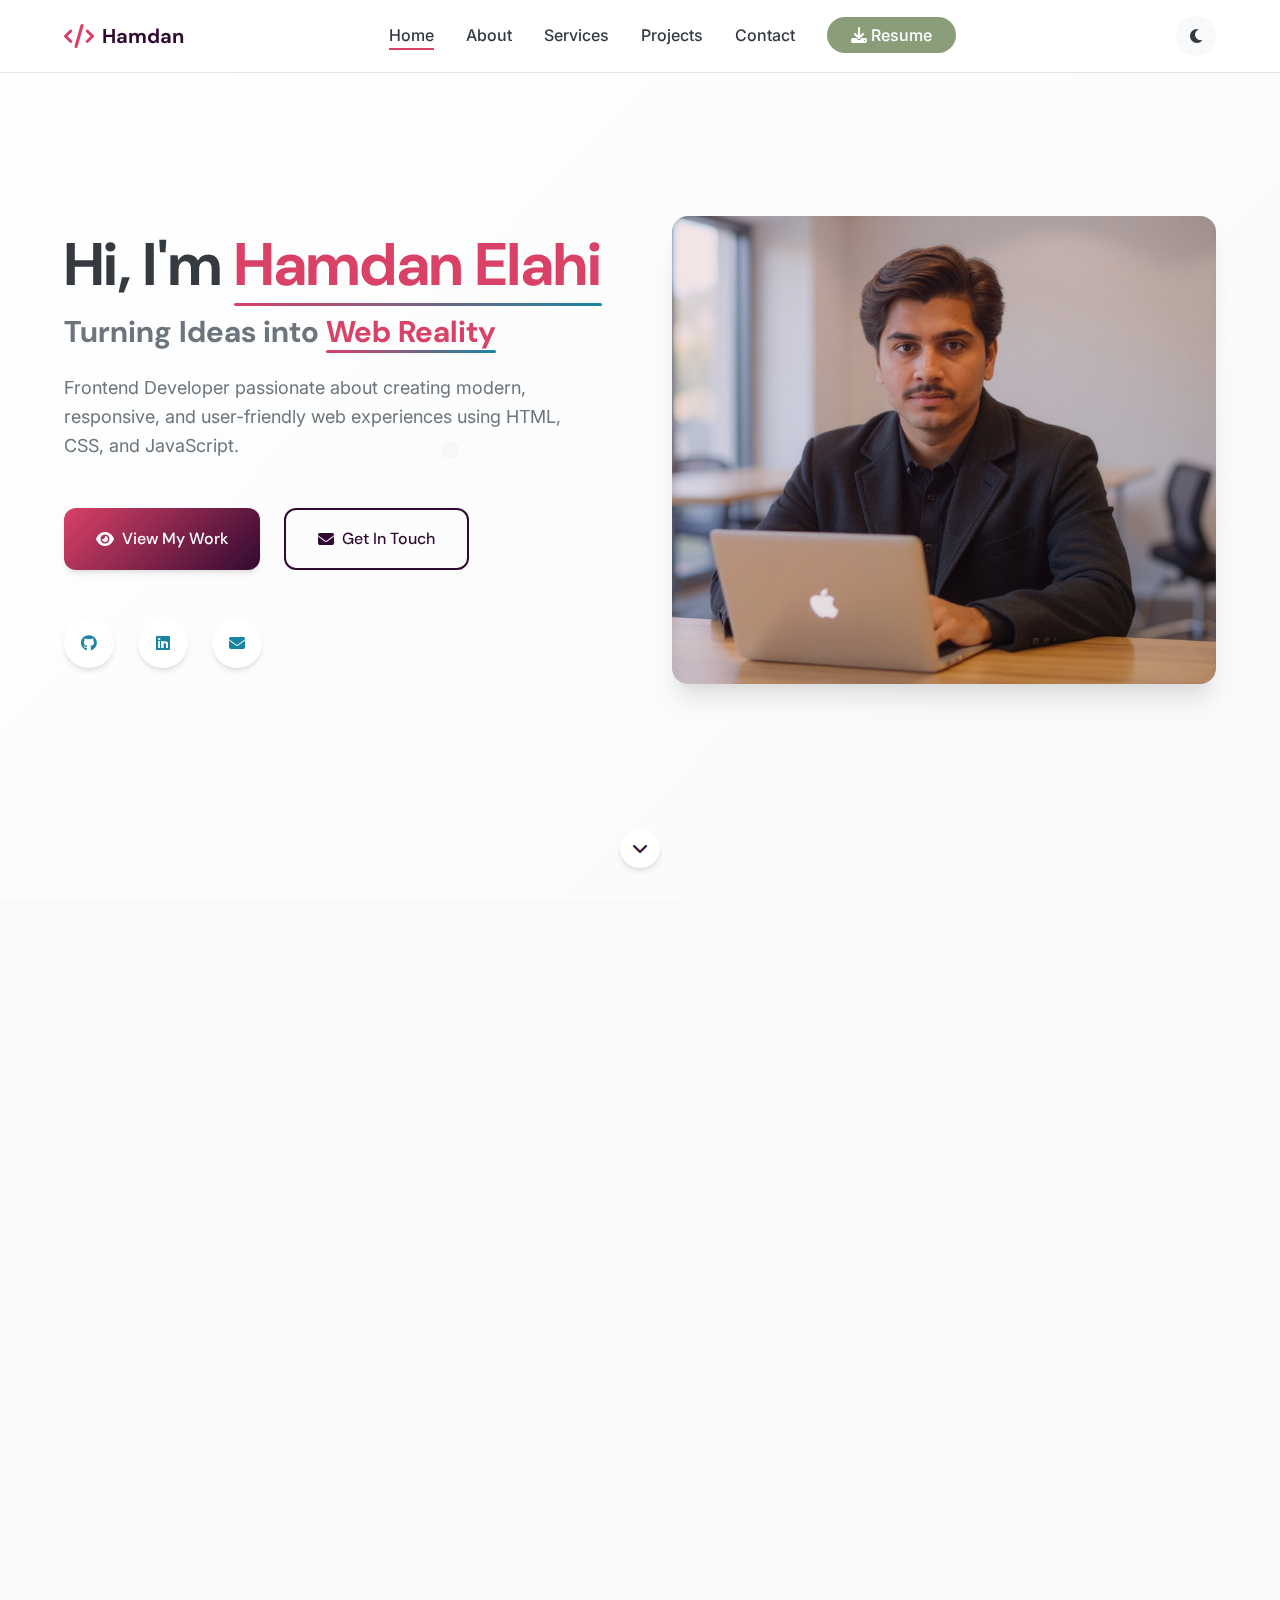
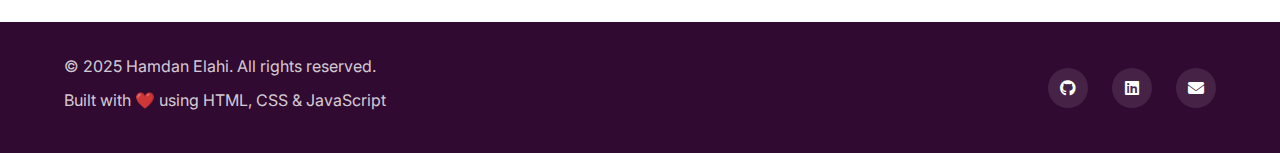
<file: index.html>
<!DOCTYPE html>
<html lang="en">
<head>
    <meta charset="UTF-8">
    <meta name="viewport" content="width=device-width, initial-scale=1.0">
    <meta name="description" content="Hamdan Elahi - Frontend Developer specializing in HTML, CSS, JavaScript. Creating modern, responsive web solutions.">
    <meta name="keywords" content="frontend developer, web developer, HTML, CSS, JavaScript, portfolio">
    <meta name="author" content="Hamdan Elahi">
    
    <!-- Open Graph Meta Tags -->
    <meta property="og:title" content="Hamdan Elahi - Frontend Developer">
    <meta property="og:description" content="Frontend Developer specializing in HTML, CSS, JavaScript. Creating modern, responsive web solutions.">
    <meta property="og:type" content="website">
    <meta property="og:url" content="https://hamdanelahi.github.io/hamdanelahi-portfolio/">
    <meta property="og:image" content="https://hamdanelahi.github.io/hamdanelahi-portfolio/assets/og-image.jpg">
    
    <!-- Twitter Card Meta Tags -->
    <meta name="twitter:card" content="summary_large_image">
    <meta name="twitter:title" content="Hamdan Elahi - Frontend Developer">
    <meta name="twitter:description" content="Frontend Developer specializing in HTML, CSS, JavaScript. Creating modern, responsive web solutions.">
    <meta name="twitter:image" content="https://hamdanelahi.github.io/hamdanelahi-portfolio/assets/og-image.jpg">
    
    <title>Hamdan Elahi - Frontend Developer | Turning Ideas into Web Reality</title>
    
    <!-- Favicon -->
    <link rel="icon" type="image/png" href="assets/favicon.png">
    <link rel="apple-touch-icon" sizes="180x180" href="favicon.png">
    <link rel="icon" type="image/png" sizes="32x32" href="favicon.png">
    <link rel="icon" type="image/png" sizes="16x16" href="favicon.png">
    
    <!-- Google Fonts -->
    <link rel="preconnect" href="https://fonts.googleapis.com">
    <link rel="preconnect" href="https://fonts.gstatic.com" crossorigin>
    <link href="https://fonts.googleapis.com/css2?family=Inter:wght@300;400;500;600;700&family=DM+Sans:wght@400;500;700&display=swap" rel="stylesheet">
    
    <!-- AOS Animation Library -->
    <link href="https://unpkg.com/aos@2.3.1/dist/aos.css" rel="stylesheet">
    
    <!-- Font Awesome Icons -->
    <link rel="stylesheet" href="https://cdnjs.cloudflare.com/ajax/libs/font-awesome/6.4.0/css/all.min.css">
    
    <!-- Custom CSS -->
    <link rel="stylesheet" href="styles.css">
</head>
<body>
    <!-- Navigation -->
    <nav class="navbar" id="navbar">
        <div class="nav-container">
            <div class="nav-logo">
                <a href="#home">
                    <i class="fas fa-code"></i>
                    <span>Hamdan</span>
                </a>
            </div>
            <ul class="nav-menu" id="nav-menu">
                <li class="nav-item">
                    <a href="#home" class="nav-link">Home</a>
                </li>
                <li class="nav-item">
                    <a href="#about" class="nav-link">About</a>
                </li>
                <li class="nav-item">
                    <a href="#services" class="nav-link">Services</a>
                </li>
                <li class="nav-item">
                    <a href="#projects" class="nav-link">Projects</a>
                </li>
                <li class="nav-item">
                    <a href="#contact" class="nav-link">Contact</a>
                </li>
                <li class="nav-item">
                    <a href="assets/resume.pdf" class="nav-link resume-btn" download>
                        <i class="fas fa-download"></i> Resume
                    </a>
                </li>
            </ul>
            <div class="nav-toggle" id="nav-toggle">
                <span class="bar"></span>
                <span class="bar"></span>
                <span class="bar"></span>
            </div>
            <div class="theme-toggle" id="theme-toggle">
                <i class="fas fa-moon"></i>
            </div>
        </div>
    </nav>

    <!-- Hero Section -->
    <section id="home" class="hero">
        <div class="hero-container">
            <div class="hero-content" data-aos="fade-up" data-aos-duration="1000">
                <h1 class="hero-title">
                    Hi, I'm <span class="highlight">Hamdan Elahi</span>
                </h1>
                <h2 class="hero-subtitle">
                    Turning Ideas into <span class="highlight">Web Reality</span>
                </h2>
                <p class="hero-description">
                    Frontend Developer passionate about creating modern, responsive, and user-friendly web experiences using HTML, CSS, and JavaScript.
                </p>
                <div class="hero-buttons">
                    <a href="#projects" class="btn btn-primary">
                        <i class="fas fa-eye"></i>
                        View My Work
                    </a>
                    <a href="#contact" class="btn btn-secondary">
                        <i class="fas fa-envelope"></i>
                        Get In Touch
                    </a>
                </div>
                <div class="hero-social">
                    <a href="https://github.com/HamdanElahi" target="_blank" rel="noopener noreferrer">
                        <i class="fab fa-github"></i>
                    </a>
                    <a href="https://www.linkedin.com/in/hamdan-elahi-691306372/" target="_blank" rel="noopener noreferrer">
                        <i class="fab fa-linkedin"></i>
                    </a>
                    <a href="mailto:hamadanelahi.org@gmail.com">
                        <i class="fas fa-envelope"></i>
                    </a>
                </div>
            </div>
            <div class="hero-image" data-aos="fade-left" data-aos-duration="1000" data-aos-delay="200">
                <div class="hero-img-container">
                    <img src="hero-image.png" alt="Hamdan Elahi - Frontend Developer" loading="lazy">
                    <div class="hero-img-overlay"></div>
                </div>
            </div>
        </div>
        <div class="scroll-indicator">
            <a href="#about">
                <i class="fas fa-chevron-down"></i>
            </a>
        </div>
    </section>

    <!-- About Section -->
    <section id="about" class="about">
        <div class="container">
            <div class="section-header" data-aos="fade-up">
                <h2 class="section-title">About Me</h2>
                <p class="section-subtitle">Get to know me better</p>
            </div>
            <div class="about-content">
                <div class="about-text" data-aos="fade-right">
                    <h3>Frontend Developer & Problem Solver</h3>
                    <p>
                        I'm a passionate frontend developer with a strong foundation in HTML, CSS, and JavaScript. 
                        I love creating clean, efficient, and user-friendly web experiences that solve real-world problems.
                    </p>
                    
                    <h4>Current Goals</h4>
                    <p>
                        I'm focused on expanding my skills in modern JavaScript frameworks like React and Vue.js, 
                        while also diving deeper into backend technologies to become a well-rounded full-stack developer.
                    </p>
                    
                    <h4>What I'm Learning</h4>
                    <ul class="learning-list">
                        <li><i class="fas fa-check"></i> React.js & Modern JavaScript (ES6+)</li>
                        <li><i class="fas fa-check"></i> Node.js & Express.js</li>
                        <li><i class="fas fa-check"></i> Database Management (MongoDB, MySQL)</li>
                        <li><i class="fas fa-check"></i> Version Control with Git & GitHub</li>
                        <li><i class="fas fa-check"></i> Responsive Design & CSS Grid/Flexbox</li>
                    </ul>
                    
                    <h4>What I'm Looking For</h4>
                    <p>
                        I'm actively seeking frontend development opportunities, internships, and freelance projects 
                        where I can contribute my skills while continuing to learn and grow as a developer.
                    </p>
                </div>
                <div class="about-skills" data-aos="fade-left">
                    <h3>Technical Skills</h3>
                    <div class="skills-grid">
                        <div class="skill-item">
                            <div class="skill-icon">
                                <i class="fab fa-html5"></i>
                            </div>
                            <h4>HTML5</h4>
                            <div class="skill-bar">
                                <div class="skill-progress" data-width="90%"></div>
                            </div>
                        </div>
                        <div class="skill-item">
                            <div class="skill-icon">
                                <i class="fab fa-css3-alt"></i>
                            </div>
                            <h4>CSS3</h4>
                            <div class="skill-bar">
                                <div class="skill-progress" data-width="85%"></div>
                            </div>
                        </div>
                        <div class="skill-item">
                            <div class="skill-icon">
                                <i class="fab fa-js-square"></i>
                            </div>
                            <h4>JavaScript</h4>
                            <div class="skill-bar">
                                <div class="skill-progress" data-width="80%"></div>
                            </div>
                        </div>
                        <div class="skill-item">
                            <div class="skill-icon">
                                <i class="fab fa-react"></i>
                            </div>
                            <h4>React</h4>
                            <div class="skill-bar">
                                <div class="skill-progress" data-width="70%"></div>
                            </div>
                        </div>
                        <div class="skill-item">
                            <div class="skill-icon">
                                <i class="fab fa-git-alt"></i>
                            </div>
                            <h4>Git</h4>
                            <div class="skill-bar">
                                <div class="skill-progress" data-width="75%"></div>
                            </div>
                        </div>
                        <div class="skill-item">
                            <div class="skill-icon">
                                <i class="fas fa-mobile-alt"></i>
                            </div>
                            <h4>Responsive Design</h4>
                            <div class="skill-bar">
                                <div class="skill-progress" data-width="88%"></div>
                            </div>
                        </div>
                    </div>
                </div>
            </div>
        </div>
    </section>

    <!-- Services Section -->
    <section id="services" class="services">
        <div class="container">
            <div class="section-header" data-aos="fade-up">
                <h2 class="section-title">Services</h2>
                <p class="section-subtitle">What I can do for you</p>
            </div>
            <div class="services-grid">
                <div class="service-card" data-aos="fade-up" data-aos-delay="100">
                    <div class="service-icon">
                        <i class="fas fa-laptop-code"></i>
                    </div>
                    <h3>Landing Pages</h3>
                    <p>Clean, fast-loading single-page websites that convert visitors into customers with modern design and optimized performance.</p>
                    <ul class="service-features">
                        <li>Responsive Design</li>
                        <li>SEO Optimized</li>
                        <li>Fast Loading</li>
                        <li>Cross-browser Compatible</li>
                    </ul>
                </div>
                <div class="service-card" data-aos="fade-up" data-aos-delay="200">
                    <div class="service-icon">
                        <i class="fas fa-user-tie"></i>
                    </div>
                    <h3>Portfolio Sites</h3>
                    <p>Fully responsive personal pages for creators and freelancers to showcase their work and attract potential clients.</p>
                    <ul class="service-features">
                        <li>Custom Design</li>
                        <li>Portfolio Gallery</li>
                        <li>Contact Forms</li>
                        <li>Social Integration</li>
                    </ul>
                </div>
                <div class="service-card" data-aos="fade-up" data-aos-delay="300">
                    <div class="service-icon">
                        <i class="fas fa-tools"></i>
                    </div>
                    <h3>HTML/CSS Fixes</h3>
                    <p>Quick edits, styling issues, and mobile responsiveness fixes to improve your existing website's performance.</p>
                    <ul class="service-features">
                        <li>Bug Fixes</li>
                        <li>Mobile Optimization</li>
                        <li>Performance Improvements</li>
                        <li>Code Cleanup</li>
                    </ul>
                </div>
            </div>
        </div>
    </section>

    <!-- Projects Section -->
    <section id="projects" class="projects">
        <div class="container">
            <div class="section-header" data-aos="fade-up">
                <h2 class="section-title">Projects</h2>
                <p class="section-subtitle">My recent work</p>
            </div>
            <div class="projects-grid">
                <div class="project-card" data-aos="fade-up" data-aos-delay="100">
                    <div class="project-image">
                        <img src="project-todo.jpg" alt="To-Do App Screenshot" loading="lazy">
                        <div class="project-overlay">
                            <div class="project-links">
                                <a href="todo-list.html" class="project-link" target="_blank">
                                    <i class="fas fa-external-link-alt"></i>
                                </a>
                                <a href="https://github.com/HamdanElahi/Todolist" class="project-link" target="_blank">
                                    <i class="fab fa-github"></i>
                                </a>
                            </div>
                        </div>
                    </div>
                    <div class="project-content">
                        <h3>To-Do App</h3>
                        <p>Simple productivity app using HTML, CSS & JavaScript with local storage functionality for task persistence.</p>
                        <div class="project-tech">
                            <span class="tech-tag">HTML5</span>
                            <span class="tech-tag">CSS3</span>
                            <span class="tech-tag">JavaScript</span>
                            <span class="tech-tag">Local Storage</span>
                        </div>
                        <div class="project-details">
                            <h4>Problem Solved:</h4>
                            <p>Created a simple task management solution that helps users organize their daily activities with persistent data storage.</p>
                            <h4>What I Learned:</h4>
                            <p>DOM manipulation, event handling, local storage API, and creating responsive user interfaces.</p>
                        </div>
                    </div>
                </div>
                
                <div class="project-card" data-aos="fade-up" data-aos-delay="200">
                    <div class="project-image">
                        <img src="project-blog.jpg" alt="Personal Blog Layout Screenshot" loading="lazy">
                        <div class="project-overlay">
                            <div class="project-links">
                                <a href="personal-blog.html" class="project-link" target="_blank">
                                    <i class="fas fa-external-link-alt"></i>
                                </a>
                                <a href="https://github.com/HamdanElahi/personalblog" class="project-link" target="_blank">
                                    <i class="fab fa-github"></i>
                                </a>
                            </div>
                        </div>
                    </div>
                    <div class="project-content">
                        <h3>Personal Blog Layout</h3>
                        <p>Blog homepage mockup built from scratch with modern design principles and responsive layout techniques.</p>
                        <div class="project-tech">
                            <span class="tech-tag">HTML5</span>
                            <span class="tech-tag">CSS3</span>
                            <span class="tech-tag">Flexbox</span>
                            <span class="tech-tag">CSS Grid</span>
                        </div>
                        <div class="project-details">
                            <h4>Problem Solved:</h4>
                            <p>Designed a clean, readable blog layout that works seamlessly across all device sizes and screen resolutions.</p>
                            <h4>What I Learned:</h4>
                            <p>Advanced CSS layout techniques, typography principles, and responsive design best practices.</p>
                        </div>
                    </div>
                </div>
                
                <div class="project-card" data-aos="fade-up" data-aos-delay="300">
                    <div class="project-image">
                        <img src="project-resume.jpg" alt="Responsive Resume Screenshot" loading="lazy">
                        <div class="project-overlay">
                            <div class="project-links">
                                <a href="responsive-resume.html" class="project-link" target="_blank">
                                    <i class="fas fa-external-link-alt"></i>
                                </a>
                                <a href="https://github.com/HamdanElahi/responsive-resume" class="project-link" target="_blank">
                                    <i class="fab fa-github"></i>
                                </a>
                            </div>
                        </div>
                    </div>
                    <div class="project-content">
                        <h3>Responsive Resume</h3>
                        <p>HTML/CSS resume with interactive sections, print-friendly styling, and mobile-first responsive design.</p>
                        <div class="project-tech">
                            <span class="tech-tag">HTML5</span>
                            <span class="tech-tag">CSS3</span>
                            <span class="tech-tag">Print CSS</span>
                            <span class="tech-tag">Responsive Design</span>
                        </div>
                        <div class="project-details">
                            <h4>Problem Solved:</h4>
                            <p>Created a professional online resume that looks great on screen and maintains formatting when printed.</p>
                            <h4>What I Learned:</h4>
                            <p>Print CSS media queries, accessibility best practices, and creating professional web documents.</p>
                        </div>
                    </div>
                </div>
            </div>
        </div>
    </section>

    <!-- Contact Section -->
    <section id="contact" class="contact">
        <div class="container">
            <div class="section-header" data-aos="fade-up">
                <h2 class="section-title">Get In Touch</h2>
                <p class="section-subtitle">Let's work together</p>
            </div>
            <div class="contact-content">
                <div class="contact-info" data-aos="fade-right">
                    <h3>Let's Collaborate</h3>
                    <p>Have an idea? Want to collaborate? I'm always excited to work on new projects and help bring your vision to life.</p>
                    
                    <div class="contact-item">
                        <div class="contact-icon">
                            <i class="fas fa-envelope"></i>
                        </div>
                        <div class="contact-details">
                            <h4>Email</h4>
                            <p>hamadanelahi.org@gmail.com</p>
                        </div>
                    </div>
                    
                    <div class="contact-item">
                        <div class="contact-icon">
                            <i class="fas fa-map-marker-alt"></i>
                        </div>
                        <div class="contact-details">
                            <h4>Location</h4>
                            <p>Available for remote work</p>
                        </div>
                    </div>
                    
                    <div class="contact-item">
                        <div class="contact-icon">
                            <i class="fas fa-clock"></i>
                        </div>
                        <div class="contact-details">
                            <h4>Response Time</h4>
                            <p>Usually within 24 hours</p>
                        </div>
                    </div>
                    
                    <div class="contact-social">
                        <a href="https://github.com/HamdanElahi" target="_blank" rel="noopener noreferrer">
                            <i class="fab fa-github"></i>
                        </a>
                        <a href="https://www.linkedin.com/in/hamdan-elahi-691306372/" target="_blank" rel="noopener noreferrer">
                            <i class="fab fa-linkedin"></i>
                        </a>
                        <a href="mailto:hamadanelahi.org@gmail.com">
                            <i class="fas fa-envelope"></i>
                        </a>
                    </div>
                </div>
                
                <form class="contact-form" data-aos="fade-left" id="contact-form">
                    <div class="form-group">
                        <label for="name">Name *</label>
                        <input type="text" id="name" name="name" required>
                        <span class="error-message" id="name-error"></span>
                    </div>
                    
                    <div class="form-group">
                        <label for="email">Email *</label>
                        <input type="email" id="email" name="email" required>
                        <span class="error-message" id="email-error"></span>
                    </div>
                    
                    <div class="form-group">
                        <label for="subject">Subject *</label>
                        <input type="text" id="subject" name="subject" required>
                        <span class="error-message" id="subject-error"></span>
                    </div>
                    
                    <div class="form-group">
                        <label for="message">Message *</label>
                        <textarea id="message" name="message" rows="6" required></textarea>
                        <span class="error-message" id="message-error"></span>
                    </div>
                    
                    <button type="submit" class="btn btn-primary">
                        <i class="fas fa-paper-plane"></i>
                        Send Message
                    </button>
                </form>
            </div>
        </div>
    </section>

    <!-- Footer -->
    <footer class="footer">
        <div class="container">
            <div class="footer-content">
                <div class="footer-text">
                    <p>&copy; 2025 Hamdan Elahi. All rights reserved.</p>
                    <p>Built with ❤️ using HTML, CSS & JavaScript</p>
                </div>
                <div class="footer-social">
                    <a href="https://github.com/HamdanElahi" target="_blank" rel="noopener noreferrer">
                        <i class="fab fa-github"></i>
                    </a>
                    <a href="https://www.linkedin.com/in/hamdan-elahi-691306372/" target="_blank" rel="noopener noreferrer">
                        <i class="fab fa-linkedin"></i>
                    </a>
                    <a href="mailto:hamadanelahi.org@gmail.com">
                        <i class="fas fa-envelope"></i>
                    </a>
                </div>
            </div>
        </div>
    </footer>

    <!-- Back to Top Button -->
    <button class="back-to-top" id="back-to-top">
        <i class="fas fa-chevron-up"></i>
    </button>

    <!-- Scripts -->
    <script src="https://unpkg.com/aos@2.3.1/dist/aos.js"></script>
    <script src="script.js"></script>
</body>
</html>
</file>
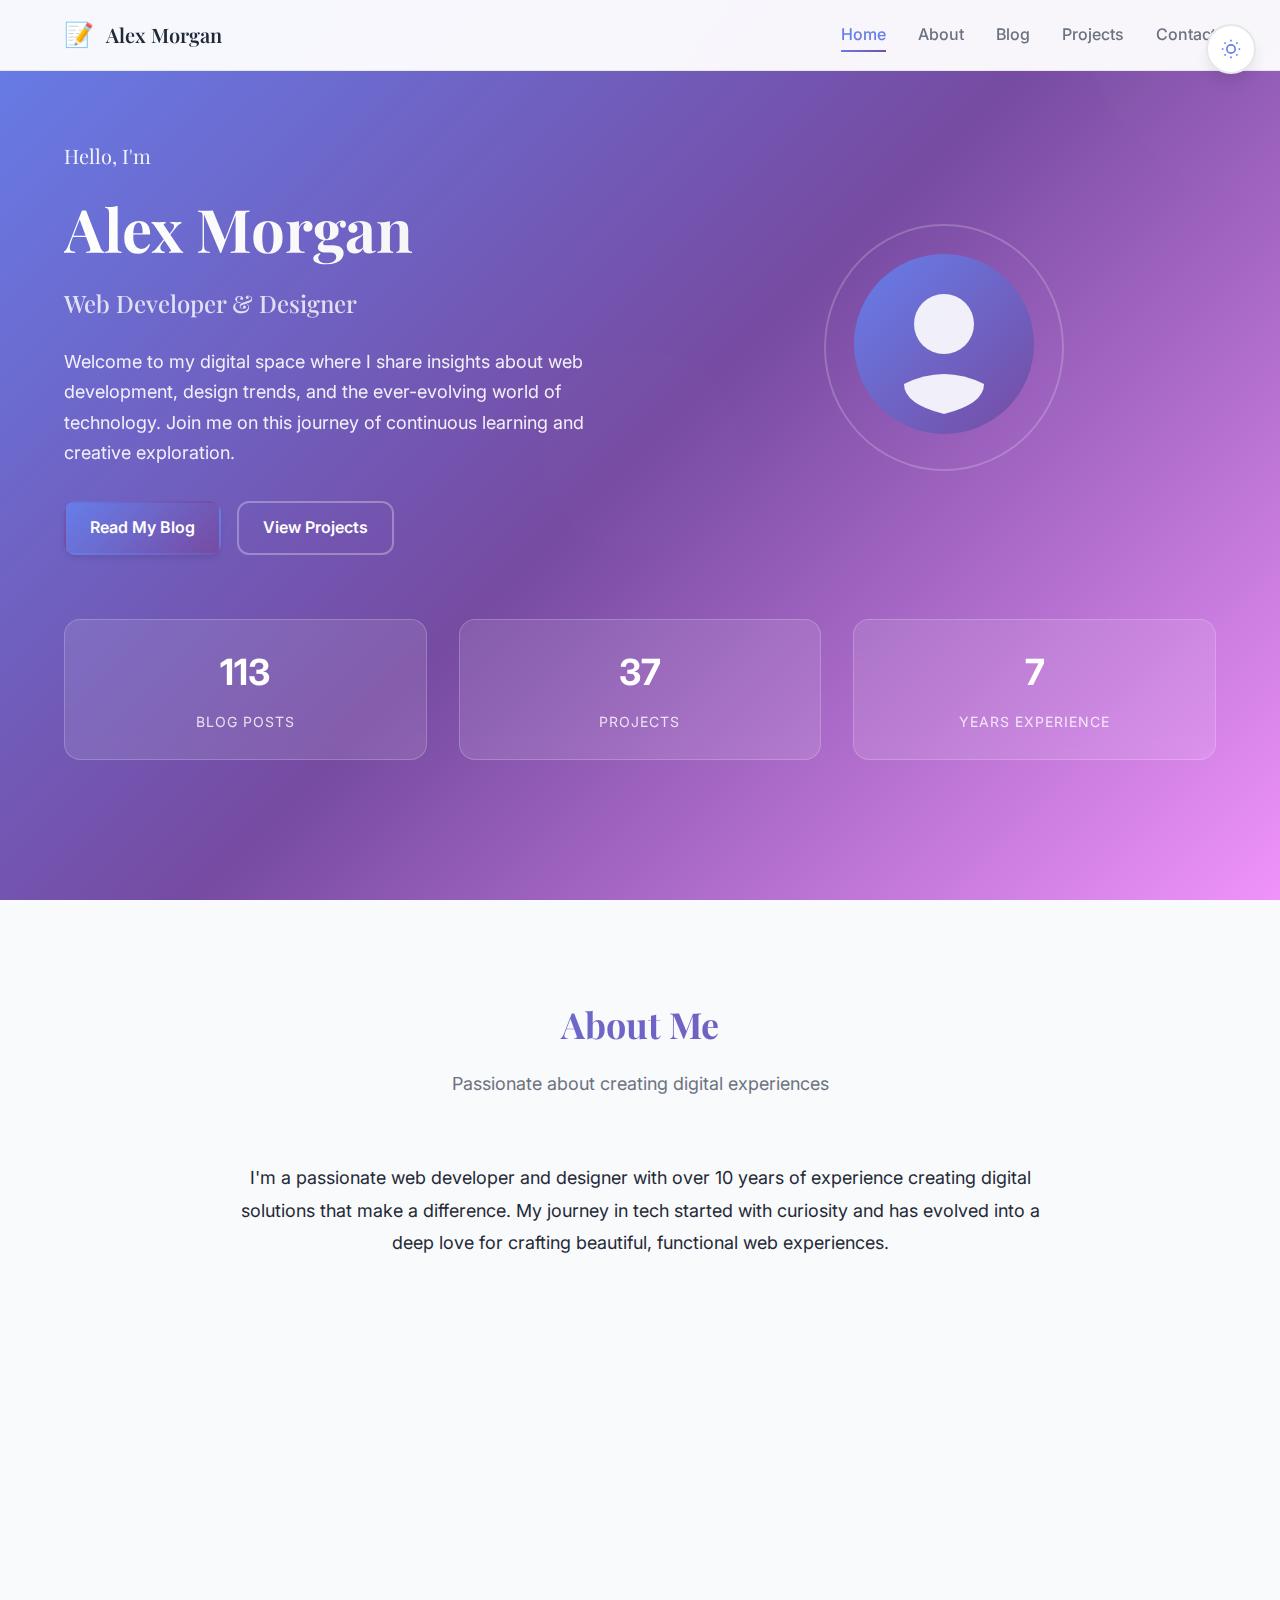
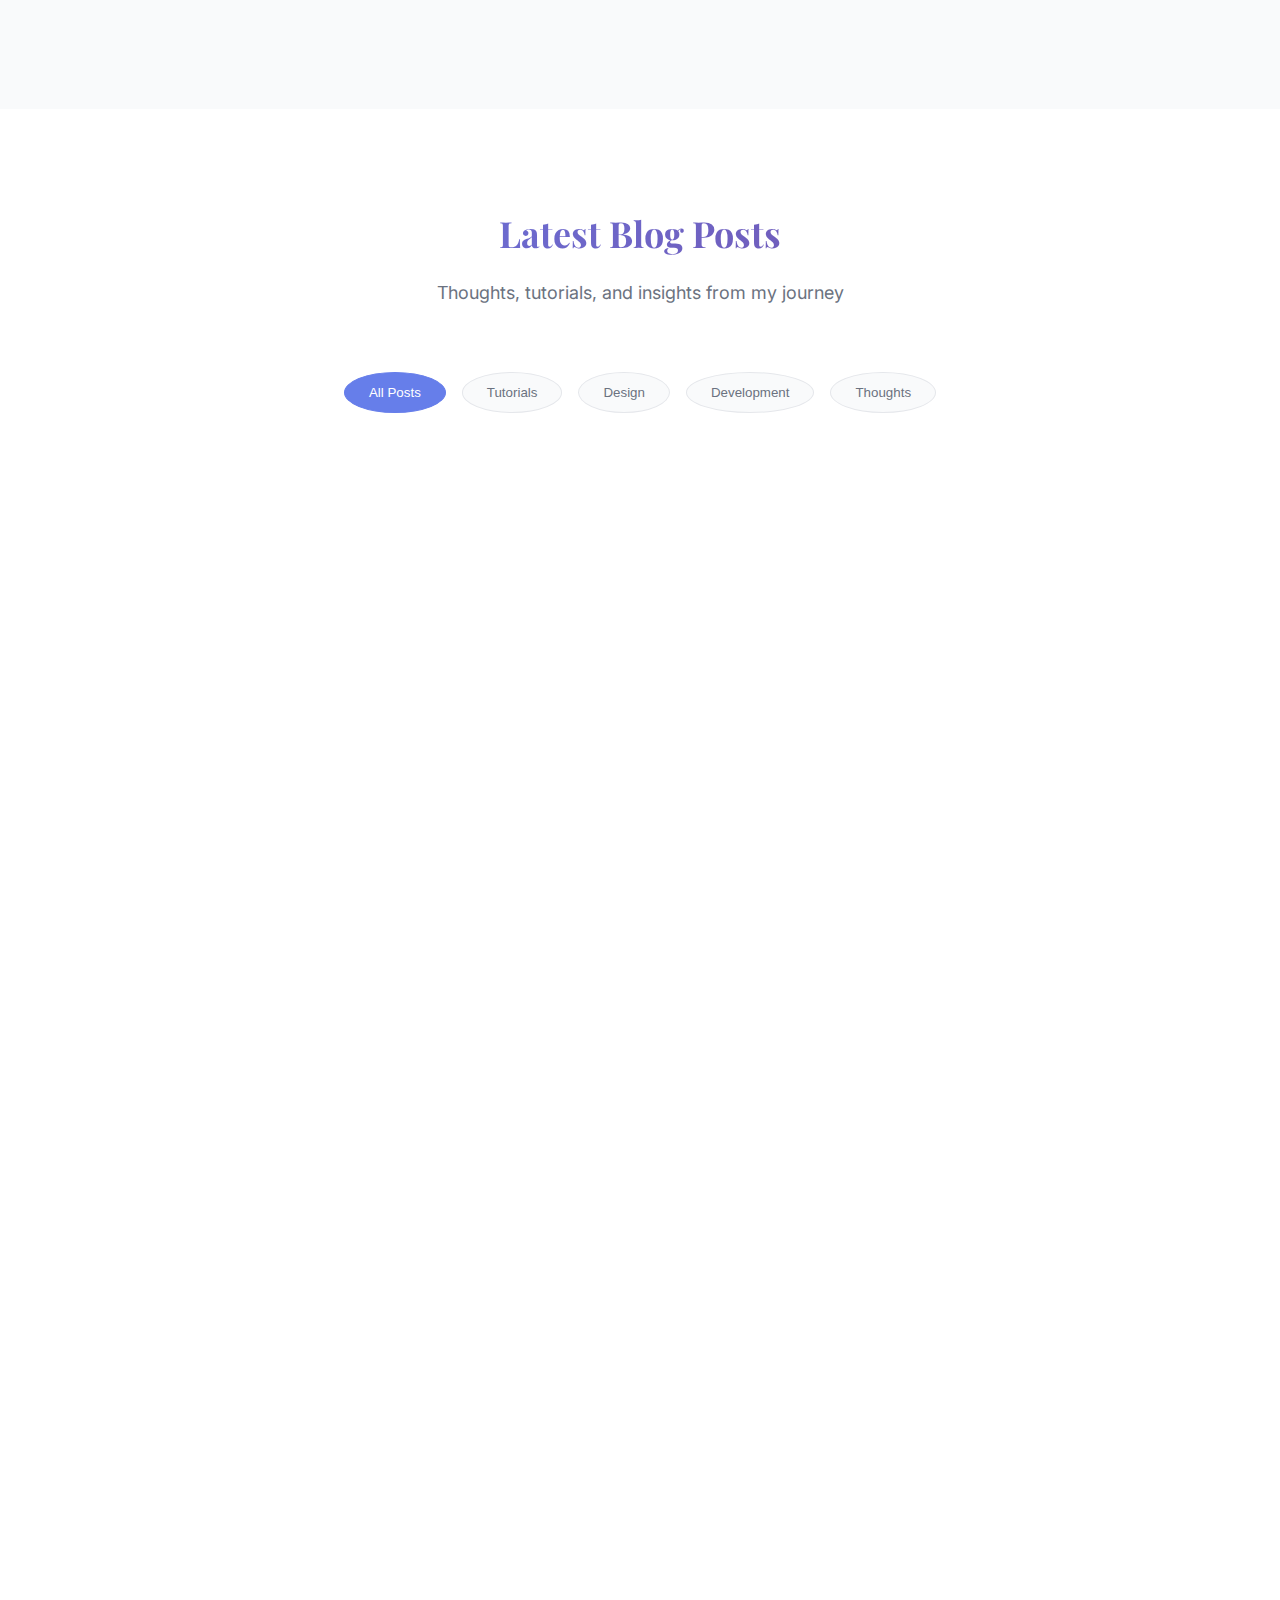
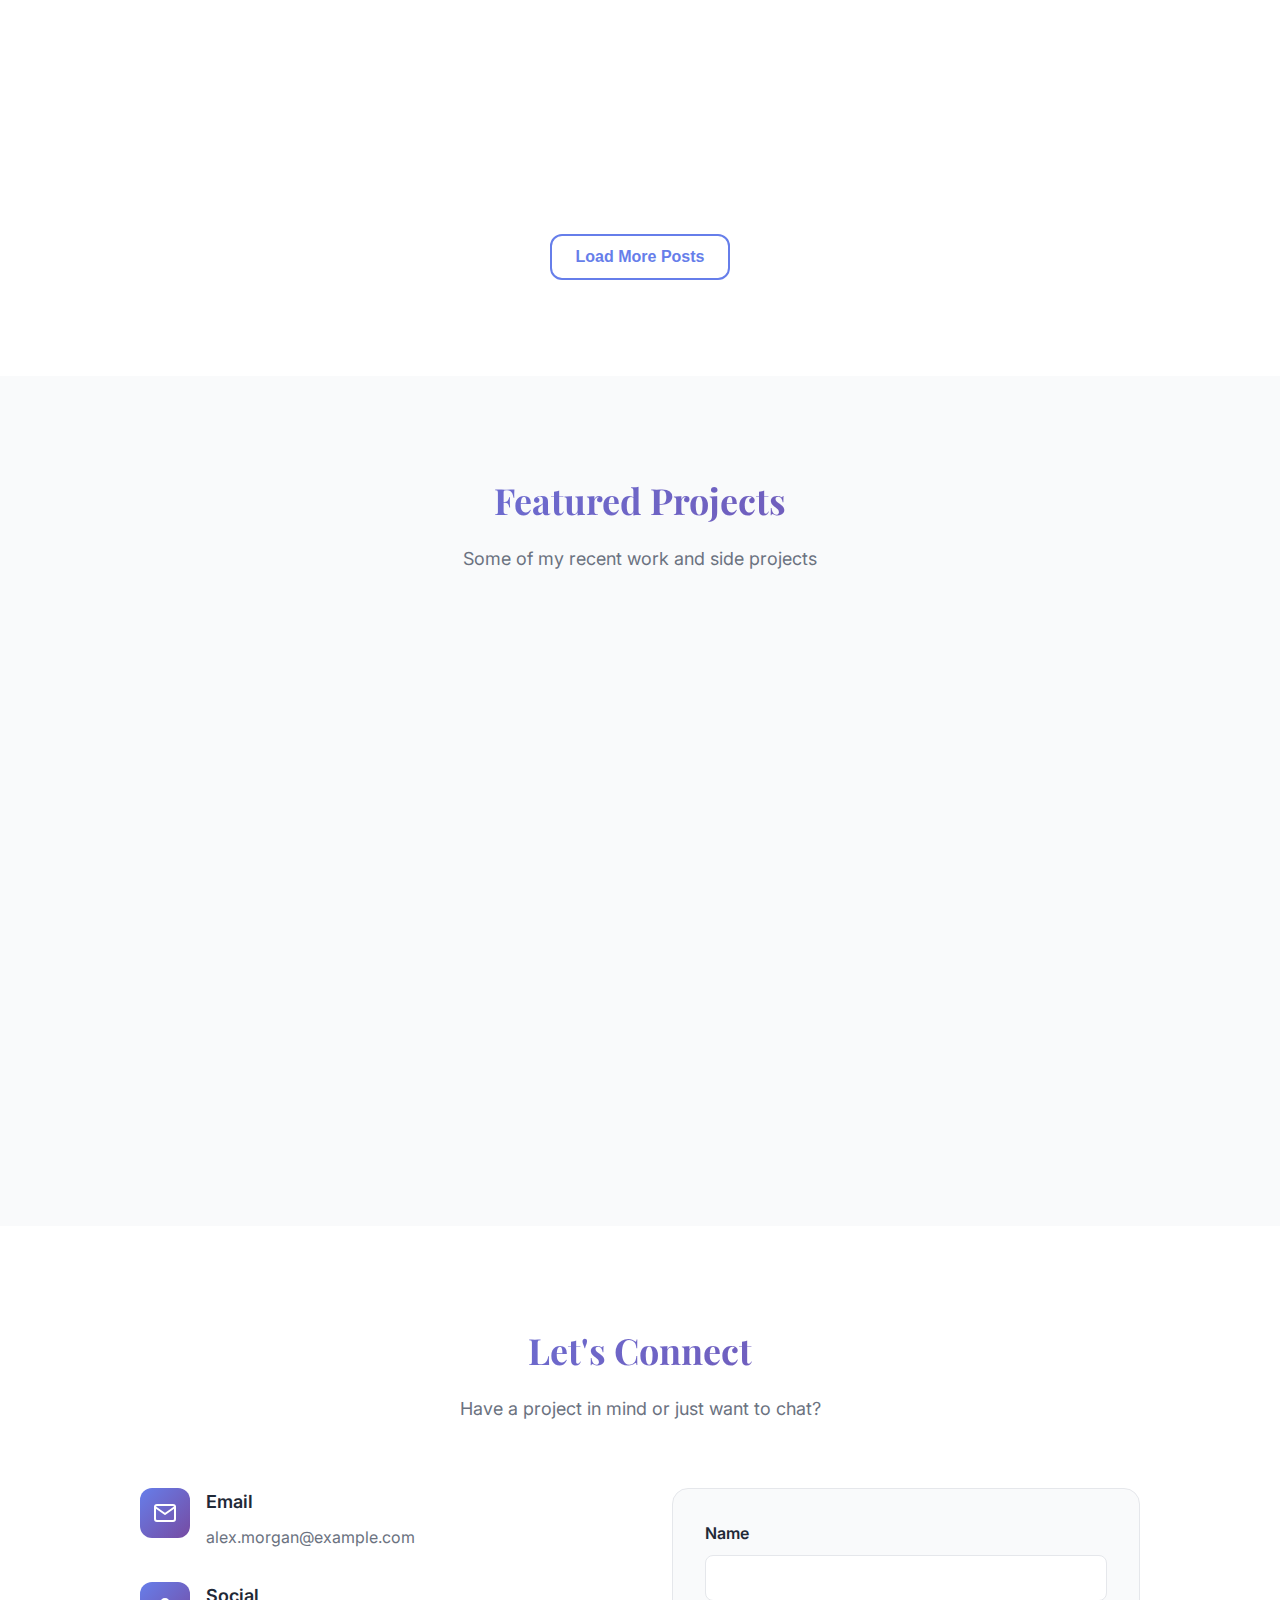
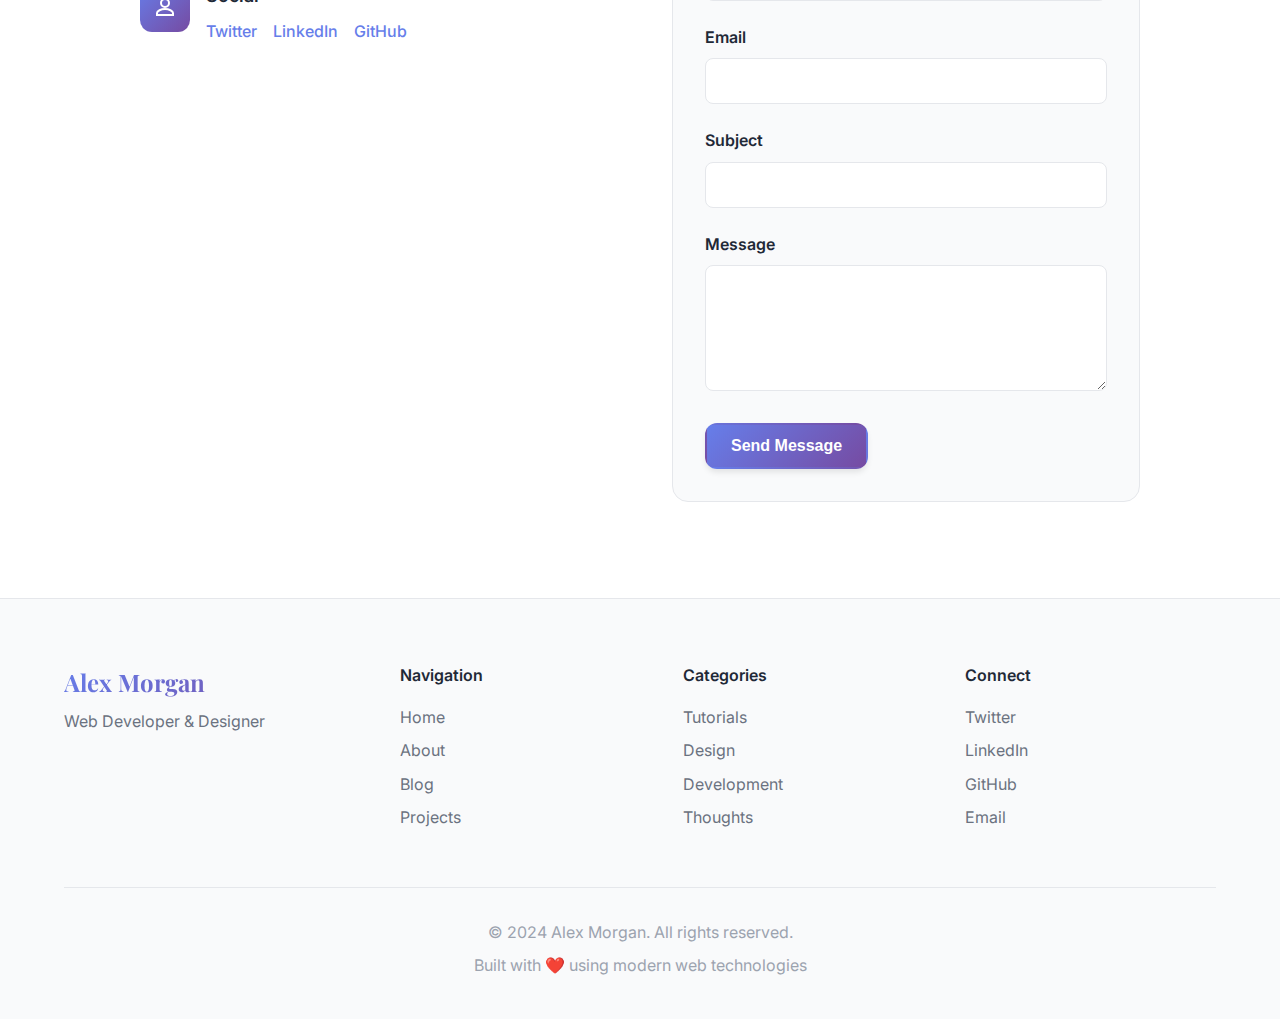
<file: personal-blog.html>
<!DOCTYPE html>
<html lang="en">
<head>
    <meta charset="UTF-8">
    <meta name="viewport" content="width=device-width, initial-scale=1.0">
    <title>Alex Morgan - Personal Blog</title>
    <meta name="description" content="Personal blog of Alex Morgan - Web Developer, Designer, and Tech Enthusiast">
    <meta name="keywords" content="web development, design, technology, programming, blog">
    <meta name="author" content="Alex Morgan">
    
    <!-- Fonts -->
    <link rel="preconnect" href="https://fonts.googleapis.com">
    <link rel="preconnect" href="https://fonts.gstatic.com" crossorigin>
    <link href="https://fonts.googleapis.com/css2?family=Inter:wght@300;400;500;600;700;800&family=Playfair+Display:wght@400;500;600;700&display=swap" rel="stylesheet">
    
    <!-- Stylesheet -->
    <link rel="stylesheet" href="personal-blog.css">
    
    <!-- Favicon -->
    <link rel="icon" type="image/svg+xml" href="data:image/svg+xml,<svg xmlns='http://www.w3.org/2000/svg' viewBox='0 0 100 100'><text y='.9em' font-size='90'>📝</text></svg>">
</head>
<body>
    <!-- Theme Toggle Button -->
    <button id="themeToggle" class="theme-toggle" aria-label="Toggle dark mode">
        <svg class="sun-icon" width="20" height="20" viewBox="0 0 24 24" fill="none" xmlns="http://www.w3.org/2000/svg">
            <circle cx="12" cy="12" r="5" stroke="currentColor" stroke-width="2"/>
            <path d="M12 1V3M12 21V23M4.22 4.22L5.64 5.64M18.36 18.36L19.78 19.78M1 12H3M21 12H23M4.22 19.78L5.64 18.36M18.36 5.64L19.78 4.22" stroke="currentColor" stroke-width="2"/>
        </svg>
        <svg class="moon-icon" width="20" height="20" viewBox="0 0 24 24" fill="none" xmlns="http://www.w3.org/2000/svg">
            <path d="M21 12.79A9 9 0 1 1 11.21 3 7 7 0 0 0 21 12.79Z" stroke="currentColor" stroke-width="2"/>
        </svg>
    </button>

    <!-- Navigation -->
    <nav class="navbar">
        <div class="nav-container">
            <div class="nav-brand">
                <a href="#home" class="brand-link">
                    <span class="brand-icon">📝</span>
                    <span class="brand-text">Alex Morgan</span>
                </a>
            </div>
            
            <div class="nav-menu" id="navMenu">
                <a href="#home" class="nav-link active">Home</a>
                <a href="#about" class="nav-link">About</a>
                <a href="#blog" class="nav-link">Blog</a>
                <a href="#projects" class="nav-link">Projects</a>
                <a href="#contact" class="nav-link">Contact</a>
            </div>
            
            <button class="nav-toggle" id="navToggle" aria-label="Toggle navigation">
                <span></span>
                <span></span>
                <span></span>
            </button>
        </div>
    </nav>

    <!-- Hero Section -->
    <section id="home" class="hero">
        <div class="hero-background">
            <div class="hero-shape shape-1"></div>
            <div class="hero-shape shape-2"></div>
            <div class="hero-shape shape-3"></div>
        </div>
        
        <div class="hero-container">
            <div class="hero-content">
                <div class="hero-text">
                    <h1 class="hero-title">
                        <span class="title-line">Hello, I'm</span>
                        <span class="title-name">Alex Morgan</span>
                        <span class="title-subtitle">Web Developer & Designer</span>
                    </h1>
                    <p class="hero-description">
                        Welcome to my digital space where I share insights about web development, 
                        design trends, and the ever-evolving world of technology. Join me on this 
                        journey of continuous learning and creative exploration.
                    </p>
                    <div class="hero-actions">
                        <a href="#blog" class="btn btn-primary">Read My Blog</a>
                        <a href="#projects" class="btn btn-secondary">View Projects</a>
                    </div>
                </div>
                
                <div class="hero-image">
                    <div class="image-container">
                        <div class="profile-image">
                            <svg width="200" height="200" viewBox="0 0 200 200" fill="none" xmlns="http://www.w3.org/2000/svg">
                                <circle cx="100" cy="100" r="90" fill="url(#profileGradient)"/>
                                <circle cx="100" cy="80" r="30" fill="white" opacity="0.9"/>
                                <path d="M60 140 Q100 120 140 140 Q140 160 100 170 Q60 160 60 140Z" fill="white" opacity="0.9"/>
                                <defs>
                                    <linearGradient id="profileGradient" x1="0%" y1="0%" x2="100%" y2="100%">
                                        <stop offset="0%" style="stop-color:#667eea"/>
                                        <stop offset="100%" style="stop-color:#764ba2"/>
                                    </linearGradient>
                                </defs>
                            </svg>
                        </div>
                        <div class="image-decoration"></div>
                    </div>
                </div>
            </div>
            
            <div class="hero-stats">
                <div class="stat-item">
                    <span class="stat-number" data-target="150">0</span>
                    <span class="stat-label">Blog Posts</span>
                </div>
                <div class="stat-item">
                    <span class="stat-number" data-target="50">0</span>
                    <span class="stat-label">Projects</span>
                </div>
                <div class="stat-item">
                    <span class="stat-number" data-target="10">0</span>
                    <span class="stat-label">Years Experience</span>
                </div>
            </div>
        </div>
    </section>

    <!-- About Section -->
    <section id="about" class="about">
        <div class="container">
            <div class="section-header">
                <h2 class="section-title">About Me</h2>
                <p class="section-subtitle">Passionate about creating digital experiences</p>
            </div>
            
            <div class="about-content">
                <div class="about-text">
                    <p class="about-intro">
                        I'm a passionate web developer and designer with over 10 years of experience 
                        creating digital solutions that make a difference. My journey in tech started 
                        with curiosity and has evolved into a deep love for crafting beautiful, 
                        functional web experiences.
                    </p>
                    
                    <div class="skills-grid">
                        <div class="skill-category">
                            <h3>Frontend</h3>
                            <div class="skill-tags">
                                <span class="skill-tag">React</span>
                                <span class="skill-tag">Vue.js</span>
                                <span class="skill-tag">TypeScript</span>
                                <span class="skill-tag">CSS3</span>
                            </div>
                        </div>
                        
                        <div class="skill-category">
                            <h3>Backend</h3>
                            <div class="skill-tags">
                                <span class="skill-tag">Node.js</span>
                                <span class="skill-tag">Python</span>
                                <span class="skill-tag">PostgreSQL</span>
                                <span class="skill-tag">MongoDB</span>
                            </div>
                        </div>
                        
                        <div class="skill-category">
                            <h3>Design</h3>
                            <div class="skill-tags">
                                <span class="skill-tag">Figma</span>
                                <span class="skill-tag">Adobe XD</span>
                                <span class="skill-tag">UI/UX</span>
                                <span class="skill-tag">Prototyping</span>
                            </div>
                        </div>
                    </div>
                </div>
            </div>
        </div>
    </section>

    <!-- Blog Section -->
    <section id="blog" class="blog">
        <div class="container">
            <div class="section-header">
                <h2 class="section-title">Latest Blog Posts</h2>
                <p class="section-subtitle">Thoughts, tutorials, and insights from my journey</p>
            </div>
            
            <div class="blog-filters">
                <button class="filter-btn active" data-filter="all">All Posts</button>
                <button class="filter-btn" data-filter="tutorial">Tutorials</button>
                <button class="filter-btn" data-filter="design">Design</button>
                <button class="filter-btn" data-filter="development">Development</button>
                <button class="filter-btn" data-filter="thoughts">Thoughts</button>
            </div>
            
            <div class="blog-grid" id="blogGrid">
                <!-- Featured Post -->
                <article class="blog-card featured" data-category="tutorial">
                    <div class="card-image">
                        <div class="image-placeholder">
                            <svg width="100%" height="200" viewBox="0 0 400 200" fill="none" xmlns="http://www.w3.org/2000/svg">
                                <rect width="400" height="200" fill="url(#cardGradient1)"/>
                                <circle cx="100" cy="100" r="30" fill="white" opacity="0.2"/>
                                <circle cx="300" cy="60" r="20" fill="white" opacity="0.3"/>
                                <circle cx="320" cy="140" r="25" fill="white" opacity="0.1"/>
                                <defs>
                                    <linearGradient id="cardGradient1" x1="0%" y1="0%" x2="100%" y2="100%">
                                        <stop offset="0%" style="stop-color:#667eea"/>
                                        <stop offset="100%" style="stop-color:#764ba2"/>
                                    </linearGradient>
                                </defs>
                            </svg>
                        </div>
                        <div class="card-category">Tutorial</div>
                    </div>
                    <div class="card-content">
                        <h3 class="card-title">Building Modern Web Applications with React and TypeScript</h3>
                        <p class="card-excerpt">
                            A comprehensive guide to creating scalable and maintainable web applications 
                            using React, TypeScript, and modern development practices.
                        </p>
                        <div class="card-meta">
                            <span class="card-date">March 15, 2024</span>
                            <span class="card-read-time">8 min read</span>
                        </div>
                        <a href="#" class="card-link">Read More</a>
                    </div>
                </article>
                
                <!-- Regular Posts -->
                <article class="blog-card" data-category="design">
                    <div class="card-image">
                        <div class="image-placeholder">
                            <svg width="100%" height="200" viewBox="0 0 400 200" fill="none" xmlns="http://www.w3.org/2000/svg">
                                <rect width="400" height="200" fill="url(#cardGradient2)"/>
                                <path d="M50 150 Q200 50 350 150" stroke="white" stroke-width="3" fill="none" opacity="0.3"/>
                                <circle cx="200" cy="100" r="40" fill="white" opacity="0.1"/>
                                <defs>
                                    <linearGradient id="cardGradient2" x1="0%" y1="0%" x2="100%" y2="100%">
                                        <stop offset="0%" style="stop-color:#f093fb"/>
                                        <stop offset="100%" style="stop-color:#f5576c"/>
                                    </linearGradient>
                                </defs>
                            </svg>
                        </div>
                        <div class="card-category">Design</div>
                    </div>
                    <div class="card-content">
                        <h3 class="card-title">The Art of Minimalist Web Design</h3>
                        <p class="card-excerpt">
                            Exploring the principles of minimalist design and how to apply them 
                            effectively in modern web interfaces.
                        </p>
                        <div class="card-meta">
                            <span class="card-date">March 10, 2024</span>
                            <span class="card-read-time">5 min read</span>
                        </div>
                        <a href="#" class="card-link">Read More</a>
                    </div>
                </article>
                
                <article class="blog-card" data-category="development">
                    <div class="card-image">
                        <div class="image-placeholder">
                            <svg width="100%" height="200" viewBox="0 0 400 200" fill="none" xmlns="http://www.w3.org/2000/svg">
                                <rect width="400" height="200" fill="url(#cardGradient3)"/>
                                <rect x="50" y="50" width="80" height="60" fill="white" opacity="0.2" rx="5"/>
                                <rect x="150" y="70" width="100" height="40" fill="white" opacity="0.3" rx="5"/>
                                <rect x="270" y="60" width="80" height="50" fill="white" opacity="0.1" rx="5"/>
                                <defs>
                                    <linearGradient id="cardGradient3" x1="0%" y1="0%" x2="100%" y2="100%">
                                        <stop offset="0%" style="stop-color:#4facfe"/>
                                        <stop offset="100%" style="stop-color:#00f2fe"/>
                                    </linearGradient>
                                </defs>
                            </svg>
                        </div>
                        <div class="card-category">Development</div>
                    </div>
                    <div class="card-content">
                        <h3 class="card-title">Optimizing Web Performance in 2024</h3>
                        <p class="card-excerpt">
                            Latest techniques and tools for improving web performance, from Core Web Vitals 
                            to advanced optimization strategies.
                        </p>
                        <div class="card-meta">
                            <span class="card-date">March 5, 2024</span>
                            <span class="card-read-time">12 min read</span>
                        </div>
                        <a href="#" class="card-link">Read More</a>
                    </div>
                </article>
                
                <article class="blog-card" data-category="thoughts">
                    <div class="card-image">
                        <div class="image-placeholder">
                            <svg width="100%" height="200" viewBox="0 0 400 200" fill="none" xmlns="http://www.w3.org/2000/svg">
                                <rect width="400" height="200" fill="url(#cardGradient4)"/>
                                <circle cx="200" cy="100" r="60" fill="white" opacity="0.1"/>
                                <circle cx="200" cy="100" r="30" fill="white" opacity="0.2"/>
                                <circle cx="200" cy="100" r="15" fill="white" opacity="0.3"/>
                                <defs>
                                    <linearGradient id="cardGradient4" x1="0%" y1="0%" x2="100%" y2="100%">
                                        <stop offset="0%" style="stop-color:#a8edea"/>
                                        <stop offset="100%" style="stop-color:#fed6e3"/>
                                    </linearGradient>
                                </defs>
                            </svg>
                        </div>
                        <div class="card-category">Thoughts</div>
                    </div>
                    <div class="card-content">
                        <h3 class="card-title">The Future of Web Development</h3>
                        <p class="card-excerpt">
                            Reflecting on emerging trends and technologies that will shape the future 
                            of web development and user experiences.
                        </p>
                        <div class="card-meta">
                            <span class="card-date">February 28, 2024</span>
                            <span class="card-read-time">7 min read</span>
                        </div>
                        <a href="#" class="card-link">Read More</a>
                    </div>
                </article>
                
                <article class="blog-card" data-category="tutorial">
                    <div class="card-image">
                        <div class="image-placeholder">
                            <svg width="100%" height="200" viewBox="0 0 400 200" fill="none" xmlns="http://www.w3.org/2000/svg">
                                <rect width="400" height="200" fill="url(#cardGradient5)"/>
                                <polygon points="100,50 150,100 100,150 50,100" fill="white" opacity="0.2"/>
                                <polygon points="250,60 300,110 250,160 200,110" fill="white" opacity="0.3"/>
                                <polygon points="320,40 360,80 320,120 280,80" fill="white" opacity="0.1"/>
                                <defs>
                                    <linearGradient id="cardGradient5" x1="0%" y1="0%" x2="100%" y2="100%">
                                        <stop offset="0%" style="stop-color:#ffecd2"/>
                                        <stop offset="100%" style="stop-color:#fcb69f"/>
                                    </linearGradient>
                                </defs>
                            </svg>
                        </div>
                        <div class="card-category">Tutorial</div>
                    </div>
                    <div class="card-content">
                        <h3 class="card-title">CSS Grid vs Flexbox: When to Use What</h3>
                        <p class="card-excerpt">
                            A practical guide to understanding the differences between CSS Grid and Flexbox, 
                            with real-world examples and use cases.
                        </p>
                        <div class="card-meta">
                            <span class="card-date">February 20, 2024</span>
                            <span class="card-read-time">10 min read</span>
                        </div>
                        <a href="#" class="card-link">Read More</a>
                    </div>
                </article>
                
                <article class="blog-card" data-category="design">
                    <div class="card-image">
                        <div class="image-placeholder">
                            <svg width="100%" height="200" viewBox="0 0 400 200" fill="none" xmlns="http://www.w3.org/2000/svg">
                                <rect width="400" height="200" fill="url(#cardGradient6)"/>
                                <path d="M0 100 Q100 50 200 100 T400 100" stroke="white" stroke-width="4" fill="none" opacity="0.3"/>
                                <circle cx="100" cy="100" r="20" fill="white" opacity="0.4"/>
                                <circle cx="300" cy="100" r="15" fill="white" opacity="0.2"/>
                                <defs>
                                    <linearGradient id="cardGradient6" x1="0%" y1="0%" x2="100%" y2="100%">
                                        <stop offset="0%" style="stop-color:#d299c2"/>
                                        <stop offset="100%" style="stop-color:#fef9d7"/>
                                    </linearGradient>
                                </defs>
                            </svg>
                        </div>
                        <div class="card-category">Design</div>
                    </div>
                    <div class="card-content">
                        <h3 class="card-title">Color Theory for Web Designers</h3>
                        <p class="card-excerpt">
                            Understanding color psychology and how to create harmonious color palettes 
                            that enhance user experience and brand identity.
                        </p>
                        <div class="card-meta">
                            <span class="card-date">February 15, 2024</span>
                            <span class="card-read-time">6 min read</span>
                        </div>
                        <a href="#" class="card-link">Read More</a>
                    </div>
                </article>
            </div>
            
            <div class="blog-actions">
                <button class="btn btn-outline" id="loadMoreBtn">Load More Posts</button>
            </div>
        </div>
    </section>

    <!-- Projects Section -->
    <section id="projects" class="projects">
        <div class="container">
            <div class="section-header">
                <h2 class="section-title">Featured Projects</h2>
                <p class="section-subtitle">Some of my recent work and side projects</p>
            </div>
            
            <div class="projects-grid">
                <div class="project-card">
                    <div class="project-image">
                        <div class="image-placeholder">
                            <svg width="100%" height="250" viewBox="0 0 400 250" fill="none" xmlns="http://www.w3.org/2000/svg">
                                <rect width="400" height="250" fill="url(#projectGradient1)"/>
                                <rect x="50" y="50" width="300" height="150" fill="white" opacity="0.1" rx="10"/>
                                <rect x="70" y="70" width="80" height="20" fill="white" opacity="0.3" rx="5"/>
                                <rect x="70" y="100" width="120" height="15" fill="white" opacity="0.2" rx="3"/>
                                <rect x="70" y="125" width="100" height="15" fill="white" opacity="0.2" rx="3"/>
                                <defs>
                                    <linearGradient id="projectGradient1" x1="0%" y1="0%" x2="100%" y2="100%">
                                        <stop offset="0%" style="stop-color:#667eea"/>
                                        <stop offset="100%" style="stop-color:#764ba2"/>
                                    </linearGradient>
                                </defs>
                            </svg>
                        </div>
                        <div class="project-overlay">
                            <div class="project-links">
                                <a href="#" class="project-link">
                                    <svg width="20" height="20" viewBox="0 0 24 24" fill="none" xmlns="http://www.w3.org/2000/svg">
                                        <path d="M18 13V19C18 19.5304 17.7893 20.0391 17.4142 20.4142C17.0391 20.7893 16.5304 21 16 21H5C4.46957 21 3.96086 20.7893 3.58579 20.4142C3.21071 20.0391 3 19.5304 3 19V8C3 7.46957 3.21071 6.96086 3.58579 6.58579C3.96086 6.21071 4.46957 6 5 6H11" stroke="currentColor" stroke-width="2" stroke-linecap="round" stroke-linejoin="round"/>
                                        <path d="M15 3H21V9" stroke="currentColor" stroke-width="2" stroke-linecap="round" stroke-linejoin="round"/>
                                        <path d="M10 14L21 3" stroke="currentColor" stroke-width="2" stroke-linecap="round" stroke-linejoin="round"/>
                                    </svg>
                                </a>
                                <a href="#" class="project-link">
                                    <svg width="20" height="20" viewBox="0 0 24 24" fill="none" xmlns="http://www.w3.org/2000/svg">
                                        <path d="M9 19C4.7 19 1 15.3 1 11S4.7 3 9 3 17 6.7 17 11C17 12.4 16.6 13.7 15.9 14.8L22 20.9L20.9 22L14.8 15.9C13.7 16.6 12.4 17 11 17H9V19Z" fill="currentColor"/>
                                    </svg>
                                </a>
                            </div>
                        </div>
                    </div>
                    <div class="project-content">
                        <h3 class="project-title">E-Commerce Platform</h3>
                        <p class="project-description">
                            A modern e-commerce platform built with React, Node.js, and PostgreSQL. 
                            Features include real-time inventory, payment processing, and admin dashboard.
                        </p>
                        <div class="project-tech">
                            <span class="tech-tag">React</span>
                            <span class="tech-tag">Node.js</span>
                            <span class="tech-tag">PostgreSQL</span>
                        </div>
                    </div>
                </div>
                
                <div class="project-card">
                    <div class="project-image">
                        <div class="image-placeholder">
                            <svg width="100%" height="250" viewBox="0 0 400 250" fill="none" xmlns="http://www.w3.org/2000/svg">
                                <rect width="400" height="250" fill="url(#projectGradient2)"/>
                                <circle cx="200" cy="125" r="80" fill="white" opacity="0.1"/>
                                <circle cx="200" cy="125" r="50" fill="white" opacity="0.2"/>
                                <circle cx="200" cy="125" r="25" fill="white" opacity="0.3"/>
                                <defs>
                                    <linearGradient id="projectGradient2" x1="0%" y1="0%" x2="100%" y2="100%">
                                        <stop offset="0%" style="stop-color:#f093fb"/>
                                        <stop offset="100%" style="stop-color:#f5576c"/>
                                    </linearGradient>
                                </defs>
                            </svg>
                        </div>
                        <div class="project-overlay">
                            <div class="project-links">
                                <a href="#" class="project-link">
                                    <svg width="20" height="20" viewBox="0 0 24 24" fill="none" xmlns="http://www.w3.org/2000/svg">
                                        <path d="M18 13V19C18 19.5304 17.7893 20.0391 17.4142 20.4142C17.0391 20.7893 16.5304 21 16 21H5C4.46957 21 3.96086 20.7893 3.58579 20.4142C3.21071 20.0391 3 19.5304 3 19V8C3 7.46957 3.21071 6.96086 3.58579 6.58579C3.96086 6.21071 4.46957 6 5 6H11" stroke="currentColor" stroke-width="2" stroke-linecap="round" stroke-linejoin="round"/>
                                        <path d="M15 3H21V9" stroke="currentColor" stroke-width="2" stroke-linecap="round" stroke-linejoin="round"/>
                                        <path d="M10 14L21 3" stroke="currentColor" stroke-width="2" stroke-linecap="round" stroke-linejoin="round"/>
                                    </svg>
                                </a>
                                <a href="#" class="project-link">
                                    <svg width="20" height="20" viewBox="0 0 24 24" fill="none" xmlns="http://www.w3.org/2000/svg">
                                        <path d="M9 19C4.7 19 1 15.3 1 11S4.7 3 9 3 17 6.7 17 11C17 12.4 16.6 13.7 15.9 14.8L22 20.9L20.9 22L14.8 15.9C13.7 16.6 12.4 17 11 17H9V19Z" fill="currentColor"/>
                                    </svg>
                                </a>
                            </div>
                        </div>
                    </div>
                    <div class="project-content">
                        <h3 class="project-title">Task Management App</h3>
                        <p class="project-description">
                            A collaborative task management application with real-time updates, 
                            team collaboration features, and advanced project tracking capabilities.
                        </p>
                        <div class="project-tech">
                            <span class="tech-tag">Vue.js</span>
                            <span class="tech-tag">Firebase</span>
                            <span class="tech-tag">TypeScript</span>
                        </div>
                    </div>
                </div>
                
                <div class="project-card">
                    <div class="project-image">
                        <div class="image-placeholder">
                            <svg width="100%" height="250" viewBox="0 0 400 250" fill="none" xmlns="http://www.w3.org/2000/svg">
                                <rect width="400" height="250" fill="url(#projectGradient3)"/>
                                <path d="M50 200 Q100 150 150 180 T250 160 T350 180" stroke="white" stroke-width="4" fill="none" opacity="0.3"/>
                                <circle cx="100" cy="170" r="8" fill="white" opacity="0.5"/>
                                <circle cx="200" cy="160" r="8" fill="white" opacity="0.5"/>
                                <circle cx="300" cy="175" r="8" fill="white" opacity="0.5"/>
                                <defs>
                                    <linearGradient id="projectGradient3" x1="0%" y1="0%" x2="100%" y2="100%">
                                        <stop offset="0%" style="stop-color:#4facfe"/>
                                        <stop offset="100%" style="stop-color:#00f2fe"/>
                                    </linearGradient>
                                </defs>
                            </svg>
                        </div>
                        <div class="project-overlay">
                            <div class="project-links">
                                <a href="#" class="project-link">
                                    <svg width="20" height="20" viewBox="0 0 24 24" fill="none" xmlns="http://www.w3.org/2000/svg">
                                        <path d="M18 13V19C18 19.5304 17.7893 20.0391 17.4142 20.4142C17.0391 20.7893 16.5304 21 16 21H5C4.46957 21 3.96086 20.7893 3.58579 20.4142C3.21071 20.0391 3 19.5304 3 19V8C3 7.46957 3.21071 6.96086 3.58579 6.58579C3.96086 6.21071 4.46957 6 5 6H11" stroke="currentColor" stroke-width="2" stroke-linecap="round" stroke-linejoin="round"/>
                                        <path d="M15 3H21V9" stroke="currentColor" stroke-width="2" stroke-linecap="round" stroke-linejoin="round"/>
                                        <path d="M10 14L21 3" stroke="currentColor" stroke-width="2" stroke-linecap="round" stroke-linejoin="round"/>
                                    </svg>
                                </a>
                                <a href="#" class="project-link">
                                    <svg width="20" height="20" viewBox="0 0 24 24" fill="none" xmlns="http://www.w3.org/2000/svg">
                                        <path d="M9 19C4.7 19 1 15.3 1 11S4.7 3 9 3 17 6.7 17 11C17 12.4 16.6 13.7 15.9 14.8L22 20.9L20.9 22L14.8 15.9C13.7 16.6 12.4 17 11 17H9V19Z" fill="currentColor"/>
                                    </svg>
                                </a>
                            </div>
                        </div>
                    </div>
                    <div class="project-content">
                        <h3 class="project-title">Analytics Dashboard</h3>
                        <p class="project-description">
                            A comprehensive analytics dashboard with real-time data visualization, 
                            custom reports, and interactive charts for business intelligence.
                        </p>
                        <div class="project-tech">
                            <span class="tech-tag">React</span>
                            <span class="tech-tag">D3.js</span>
                            <span class="tech-tag">Python</span>
                        </div>
                    </div>
                </div>
            </div>
        </div>
    </section>

    <!-- Contact Section -->
    <section id="contact" class="contact">
        <div class="container">
            <div class="section-header">
                <h2 class="section-title">Let's Connect</h2>
                <p class="section-subtitle">Have a project in mind or just want to chat?</p>
            </div>
            
            <div class="contact-content">
                <div class="contact-info">
                    <div class="contact-item">
                        <div class="contact-icon">
                            <svg width="24" height="24" viewBox="0 0 24 24" fill="none" xmlns="http://www.w3.org/2000/svg">
                                <path d="M4 4H20C21.1 4 22 4.9 22 6V18C22 19.1 21.1 20 20 20H4C2.9 20 2 19.1 2 18V6C2 4.9 2.9 4 4 4Z" stroke="currentColor" stroke-width="2" stroke-linecap="round" stroke-linejoin="round"/>
                                <polyline points="22,6 12,13 2,6" stroke="currentColor" stroke-width="2" stroke-linecap="round" stroke-linejoin="round"/>
                            </svg>
                        </div>
                        <div class="contact-details">
                            <h3>Email</h3>
                            <p>alex.morgan@example.com</p>
                        </div>
                    </div>
                    
                    <div class="contact-item">
                        <div class="contact-icon">
                            <svg width="24" height="24" viewBox="0 0 24 24" fill="none" xmlns="http://www.w3.org/2000/svg">
                                <path d="M16 8C16 10.21 14.21 12 12 12C9.79 12 8 10.21 8 8C8 5.79 9.79 4 12 4C14.21 4 16 5.79 16 8Z" stroke="currentColor" stroke-width="2"/>
                                <path d="M12 14C16 14 20 16 20 18V20H4V18C4 16 8 14 12 14Z" stroke="currentColor" stroke-width="2"/>
                            </svg>
                        </div>
                        <div class="contact-details">
                            <h3>Social</h3>
                            <div class="social-links">
                                <a href="#" class="social-link">Twitter</a>
                                <a href="#" class="social-link">LinkedIn</a>
                                <a href="#" class="social-link">GitHub</a>
                            </div>
                        </div>
                    </div>
                </div>
                
                <form class="contact-form" id="contactForm">
                    <div class="form-group">
                        <label for="name">Name</label>
                        <input type="text" id="name" name="name" required>
                    </div>
                    
                    <div class="form-group">
                        <label for="email">Email</label>
                        <input type="email" id="email" name="email" required>
                    </div>
                    
                    <div class="form-group">
                        <label for="subject">Subject</label>
                        <input type="text" id="subject" name="subject" required>
                    </div>
                    
                    <div class="form-group">
                        <label for="message">Message</label>
                        <textarea id="message" name="message" rows="5" required></textarea>
                    </div>
                    
                    <button type="submit" class="btn btn-primary">Send Message</button>
                </form>
            </div>
        </div>
    </section>

    <!-- Footer -->
    <footer class="footer">
        <div class="container">
            <div class="footer-content">
                <div class="footer-brand">
                    <h3>Alex Morgan</h3>
                    <p>Web Developer & Designer</p>
                </div>
                
                <div class="footer-links">
                    <div class="footer-section">
                        <h4>Navigation</h4>
                        <ul>
                            <li><a href="#home">Home</a></li>
                            <li><a href="#about">About</a></li>
                            <li><a href="#blog">Blog</a></li>
                            <li><a href="#projects">Projects</a></li>
                        </ul>
                    </div>
                    
                    <div class="footer-section">
                        <h4>Categories</h4>
                        <ul>
                            <li><a href="#">Tutorials</a></li>
                            <li><a href="#">Design</a></li>
                            <li><a href="#">Development</a></li>
                            <li><a href="#">Thoughts</a></li>
                        </ul>
                    </div>
                    
                    <div class="footer-section">
                        <h4>Connect</h4>
                        <ul>
                            <li><a href="#">Twitter</a></li>
                            <li><a href="#">LinkedIn</a></li>
                            <li><a href="#">GitHub</a></li>
                            <li><a href="#">Email</a></li>
                        </ul>
                    </div>
                </div>
            </div>
            
            <div class="footer-bottom">
                <p>&copy; 2024 Alex Morgan. All rights reserved.</p>
                <p>Built with ❤️ using modern web technologies</p>
            </div>
        </div>
    </footer>

    <!-- Back to Top Button -->
    <button id="backToTop" class="back-to-top" aria-label="Back to top">
        <svg width="20" height="20" viewBox="0 0 24 24" fill="none" xmlns="http://www.w3.org/2000/svg">
            <path d="M18 15L12 9L6 15" stroke="currentColor" stroke-width="2" stroke-linecap="round" stroke-linejoin="round"/>
        </svg>
    </button>

    <!-- JavaScript -->
    <script src="personal-blog.js"></script>
</body>
</html>
</file>
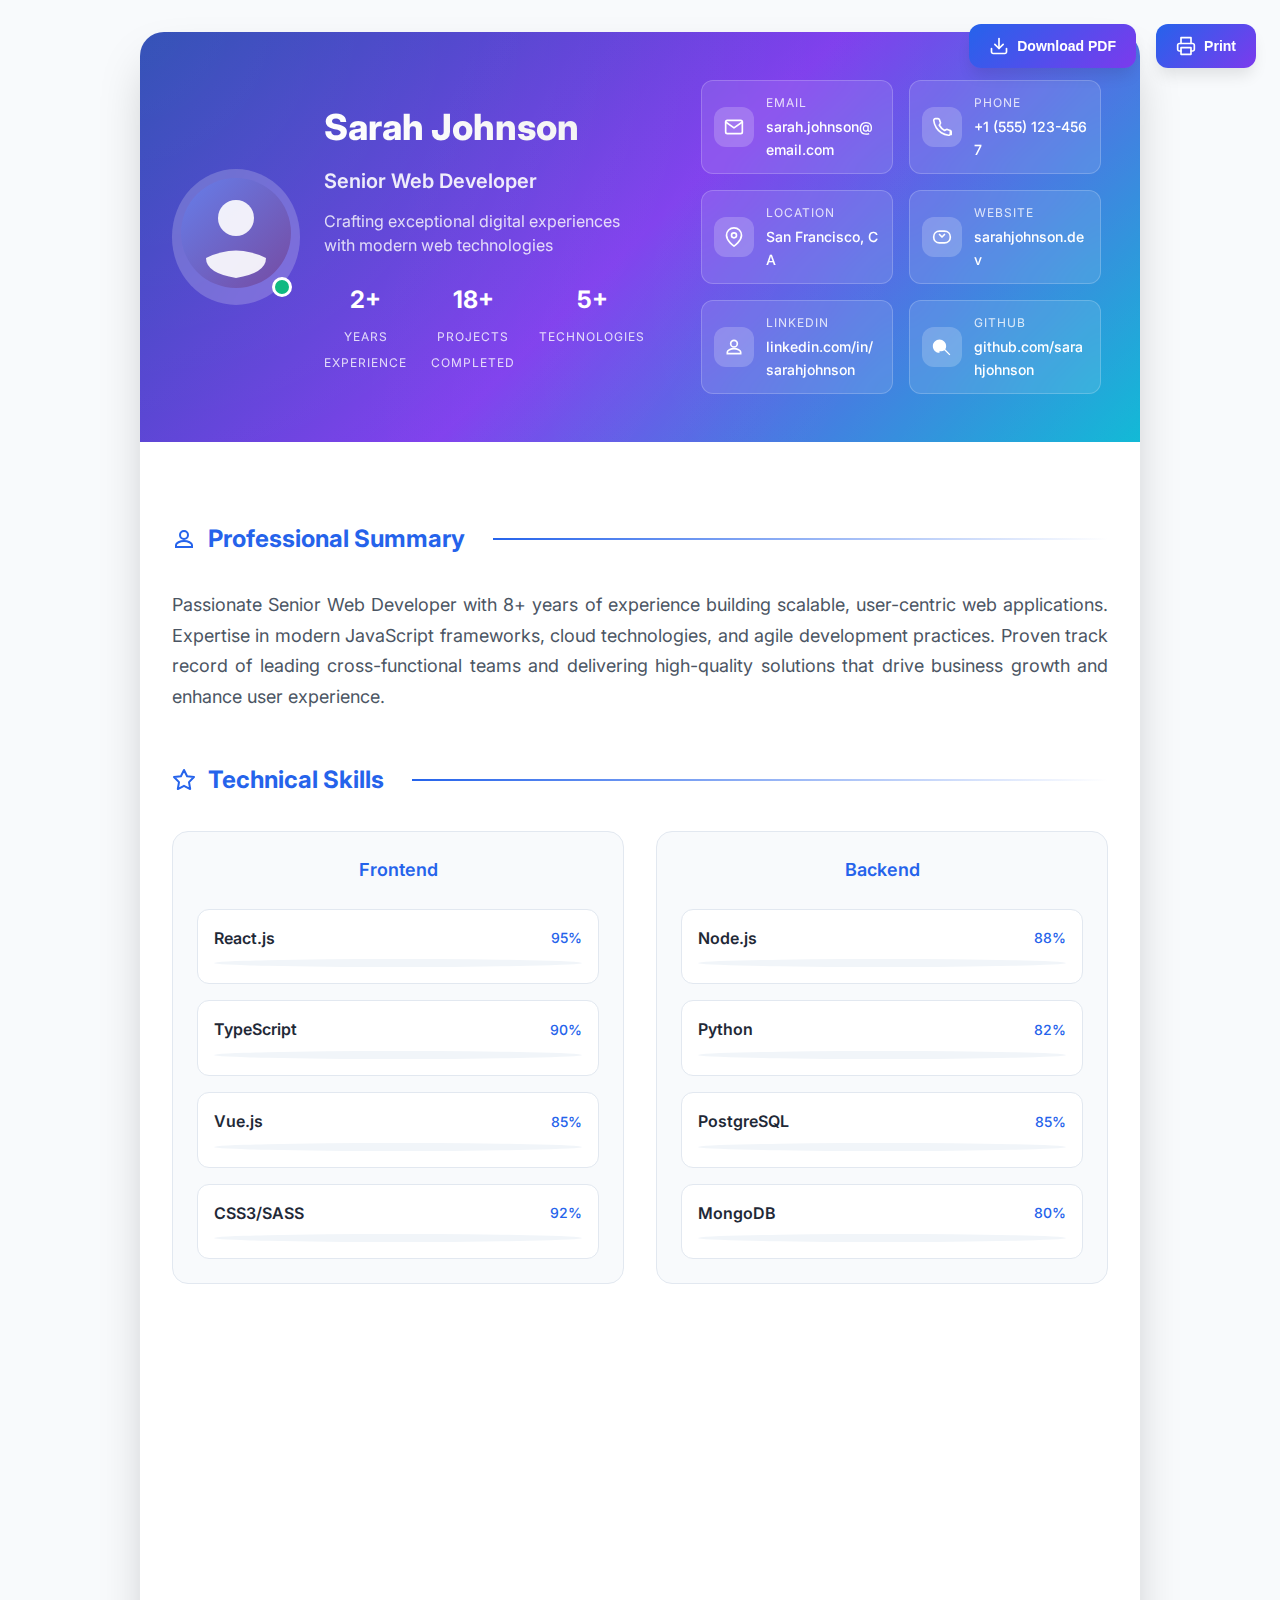
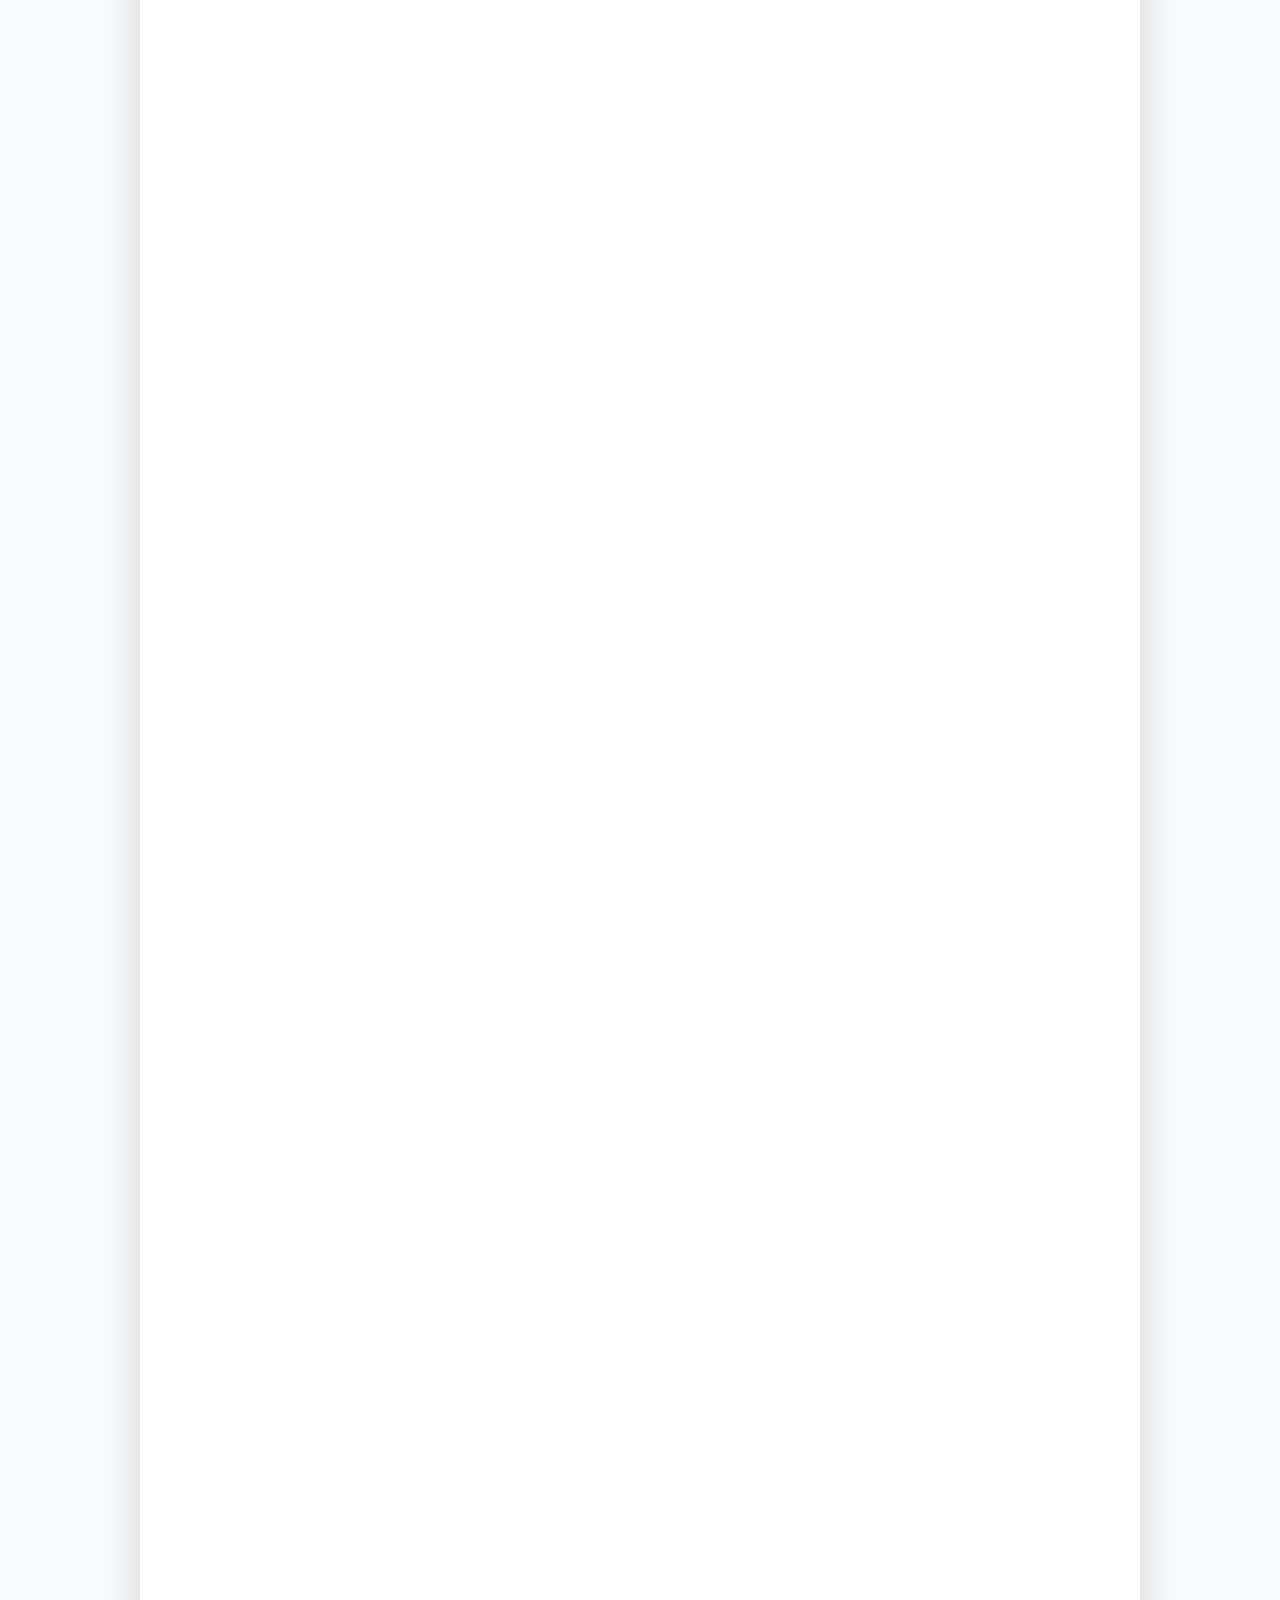
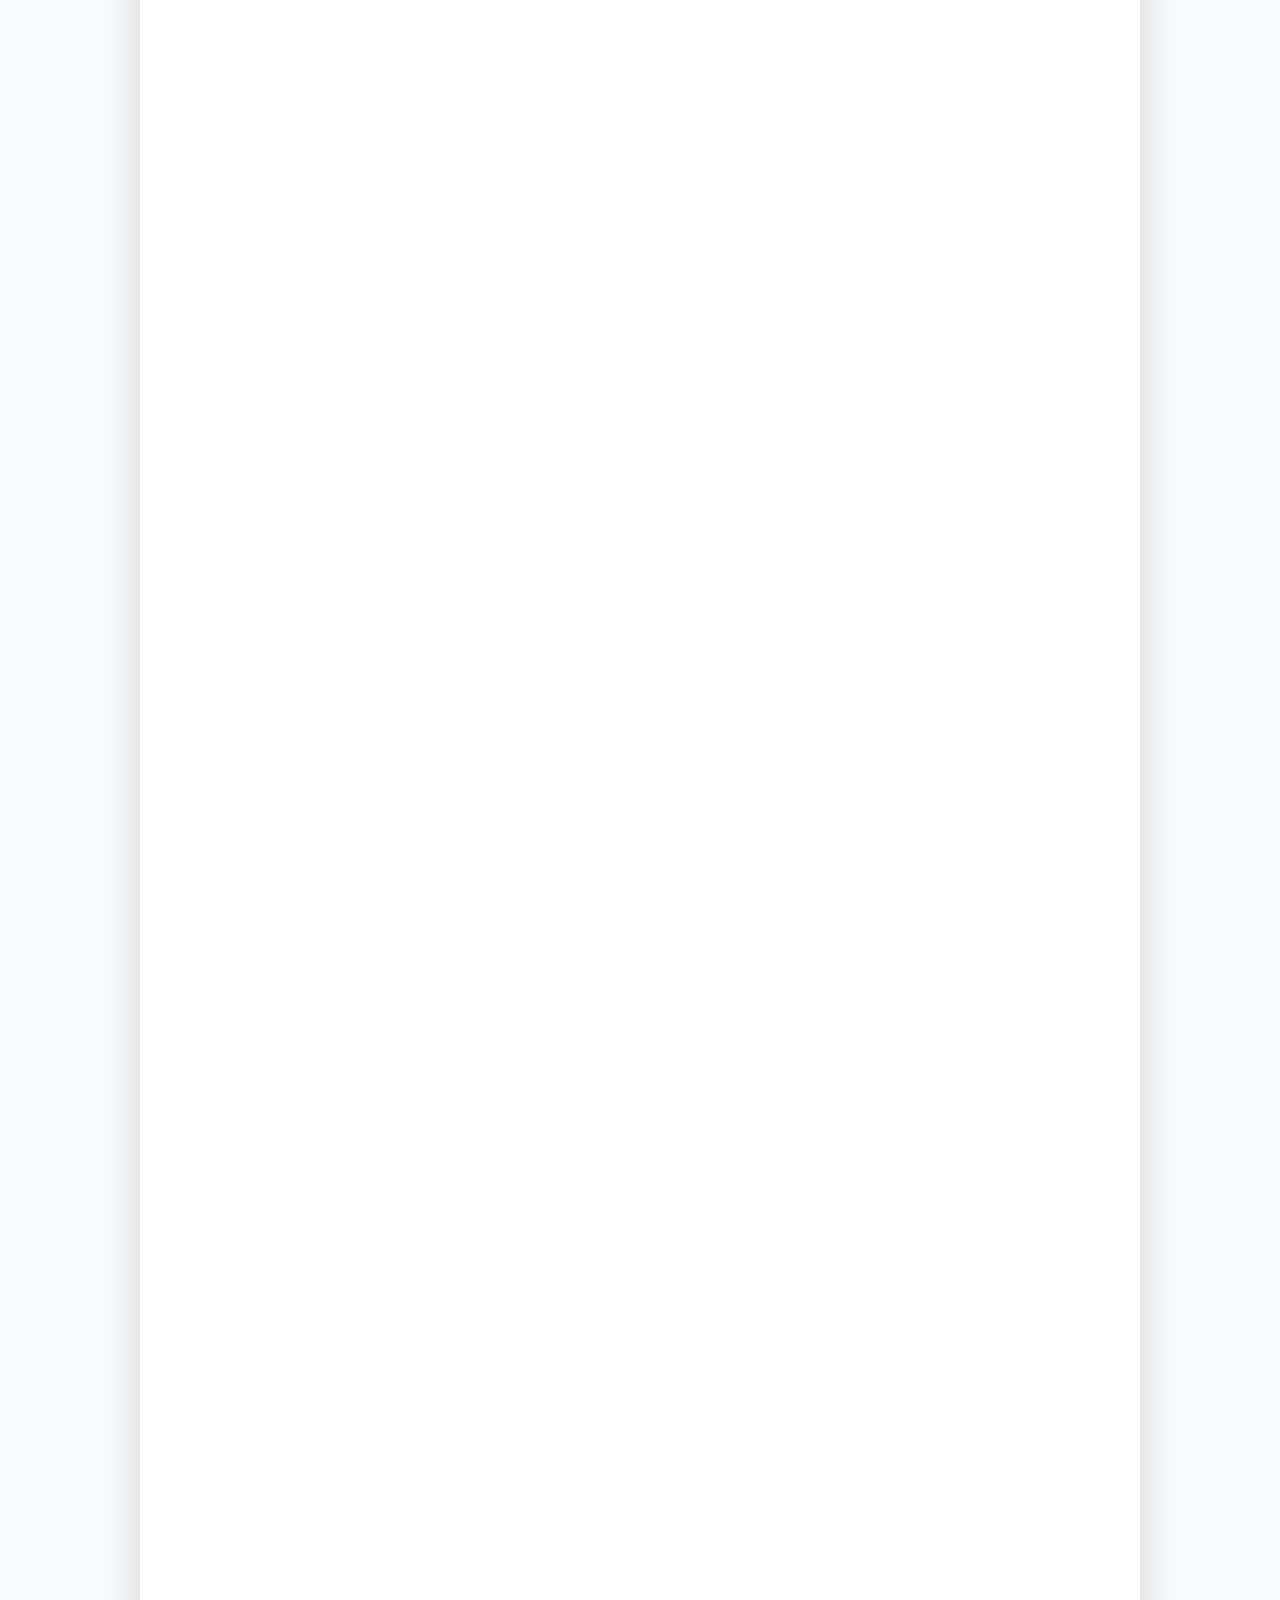
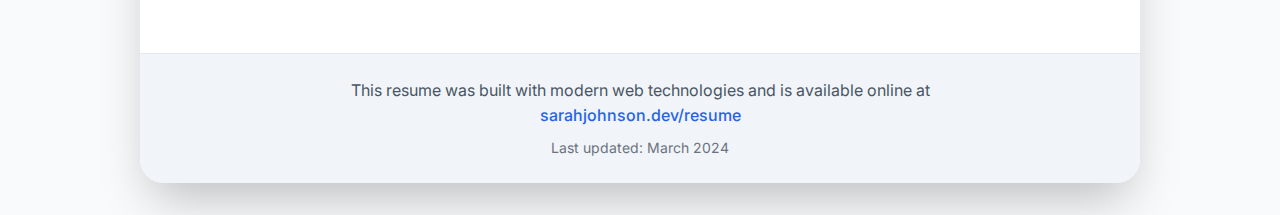
<file: responsive-resume.html>
<!DOCTYPE html>
<html lang="en">
<head>
    <meta charset="UTF-8">
    <meta name="viewport" content="width=device-width, initial-scale=1.0">
    <title>Sarah Johnson - Senior Web Developer</title>
    <meta name="description" content="Professional resume of Sarah Johnson - Senior Web Developer with 8+ years of experience">
    <meta name="keywords" content="web developer, frontend, backend, full-stack, resume, portfolio">
    <meta name="author" content="Sarah Johnson">
    
    <!-- Fonts -->
    <link rel="preconnect" href="https://fonts.googleapis.com">
    <link rel="preconnect" href="https://fonts.gstatic.com" crossorigin>
    <link href="https://fonts.googleapis.com/css2?family=Inter:wght@300;400;500;600;700;800&family=JetBrains+Mono:wght@400;500;600&display=swap" rel="stylesheet">
    
    <!-- Stylesheet -->
    <link rel="stylesheet" href="responsive-resume.css">
    
    <!-- Favicon -->
    <link rel="icon" type="image/svg+xml" href="data:image/svg+xml,<svg xmlns='http://www.w3.org/2000/svg' viewBox='0 0 100 100'><text y='.9em' font-size='90'>👩‍💻</text></svg>">
</head>
<body>
    <!-- Print Button -->
    <button id="printBtn" class="print-btn" aria-label="Print resume">
        <svg width="20" height="20" viewBox="0 0 24 24" fill="none" xmlns="http://www.w3.org/2000/svg">
            <polyline points="6,9 6,2 18,2 18,9" stroke="currentColor" stroke-width="2" stroke-linecap="round" stroke-linejoin="round"/>
            <path d="M6 18H4C3.46957 18 2.96086 17.7893 2.58579 17.4142C2.21071 17.0391 2 16.5304 2 16V11C2 10.4696 2.21071 9.96086 2.58579 9.58579C2.96086 9.21071 3.46957 9 4 9H20C20.5304 9 21.0391 9.21071 21.4142 9.58579C21.7893 9.96086 22 10.4696 22 11V16C22 16.5304 21.7893 17.0391 21.4142 17.4142C21.0391 17.7893 20.5304 18 20 18H18" stroke="currentColor" stroke-width="2" stroke-linecap="round" stroke-linejoin="round"/>
            <rect x="6" y="14" width="12" height="8" stroke="currentColor" stroke-width="2" stroke-linecap="round" stroke-linejoin="round"/>
        </svg>
        Print
    </button>

    <!-- Download Button -->
    <button id="downloadBtn" class="download-btn" aria-label="Download resume as PDF">
        <svg width="20" height="20" viewBox="0 0 24 24" fill="none" xmlns="http://www.w3.org/2000/svg">
            <path d="M21 15V19C21 19.5304 20.7893 20.0391 20.4142 20.4142C20.0391 20.7893 19.5304 21 19 21H5C4.46957 21 3.96086 20.7893 3.58579 20.4142C3.21071 20.0391 3 19.5304 3 19V15" stroke="currentColor" stroke-width="2" stroke-linecap="round" stroke-linejoin="round"/>
            <polyline points="7,10 12,15 17,10" stroke="currentColor" stroke-width="2" stroke-linecap="round" stroke-linejoin="round"/>
            <line x1="12" y1="15" x2="12" y2="3" stroke="currentColor" stroke-width="2" stroke-linecap="round" stroke-linejoin="round"/>
        </svg>
        Download PDF
    </button>

    <!-- Main Container -->
    <div class="resume-container">
        <!-- Header Section -->
        <header class="resume-header">
            <div class="header-background">
                <div class="bg-pattern"></div>
            </div>
            
            <div class="header-content">
                <div class="profile-section">
                    <div class="profile-image">
                        <div class="image-container">
                            <svg width="120" height="120" viewBox="0 0 120 120" fill="none" xmlns="http://www.w3.org/2000/svg">
                                <circle cx="60" cy="60" r="55" fill="url(#profileGradient)"/>
                                <circle cx="60" cy="45" r="18" fill="white" opacity="0.9"/>
                                <path d="M30 85 Q60 70 90 85 Q90 100 60 105 Q30 100 30 85Z" fill="white" opacity="0.9"/>
                                <defs>
                                    <linearGradient id="profileGradient" x1="0%" y1="0%" x2="100%" y2="100%">
                                        <stop offset="0%" style="stop-color:#667eea"/>
                                        <stop offset="100%" style="stop-color:#764ba2"/>
                                    </linearGradient>
                                </defs>
                            </svg>
                        </div>
                        <div class="status-indicator online"></div>
                    </div>
                    
                    <div class="profile-info">
                        <h1 class="name">Sarah Johnson</h1>
                        <h2 class="title">Senior Web Developer</h2>
                        <p class="tagline">Crafting exceptional digital experiences with modern web technologies</p>
                        
                        <div class="quick-stats">
                            <div class="stat">
                                <span class="stat-number">8+</span>
                                <span class="stat-label">Years Experience</span>
                            </div>
                            <div class="stat">
                                <span class="stat-number">50+</span>
                                <span class="stat-label">Projects Completed</span>
                            </div>
                            <div class="stat">
                                <span class="stat-number">15+</span>
                                <span class="stat-label">Technologies</span>
                            </div>
                        </div>
                    </div>
                </div>
                
                <div class="contact-section">
                    <div class="contact-grid">
                        <div class="contact-item">
                            <div class="contact-icon">
                                <svg width="20" height="20" viewBox="0 0 24 24" fill="none" xmlns="http://www.w3.org/2000/svg">
                                    <path d="M4 4H20C21.1 4 22 4.9 22 6V18C22 19.1 21.1 20 20 20H4C2.9 20 2 19.1 2 18V6C2 4.9 2.9 4 4 4Z" stroke="currentColor" stroke-width="2" stroke-linecap="round" stroke-linejoin="round"/>
                                    <polyline points="22,6 12,13 2,6" stroke="currentColor" stroke-width="2" stroke-linecap="round" stroke-linejoin="round"/>
                                </svg>
                            </div>
                            <div class="contact-details">
                                <span class="contact-label">Email</span>
                                <span class="contact-value">sarah.johnson@email.com</span>
                            </div>
                        </div>
                        
                        <div class="contact-item">
                            <div class="contact-icon">
                                <svg width="20" height="20" viewBox="0 0 24 24" fill="none" xmlns="http://www.w3.org/2000/svg">
                                    <path d="M22 16.92V19.92C22.0011 20.1985 21.9441 20.4742 21.8325 20.7293C21.7209 20.9845 21.5573 21.2136 21.3521 21.4019C21.1468 21.5901 20.9046 21.7335 20.6407 21.8227C20.3769 21.9119 20.0974 21.9451 19.82 21.92C16.7428 21.5856 13.787 20.5341 11.19 18.85C8.77382 17.3147 6.72533 15.2662 5.18999 12.85C3.49997 10.2412 2.44824 7.27099 2.11999 4.18C2.095 3.90347 2.12787 3.62476 2.21649 3.36162C2.30512 3.09849 2.44756 2.85669 2.63476 2.65162C2.82196 2.44655 3.0498 2.28271 3.30379 2.17052C3.55777 2.05833 3.83233 2.00026 4.10999 2H7.10999C7.59344 1.99522 8.06544 2.16708 8.43945 2.48353C8.81346 2.79999 9.06681 3.23945 9.15999 3.72C9.33657 4.68007 9.63248 5.61273 10.04 6.5C10.2 6.89 10.19 7.33 9.99999 7.71L8.80999 9.91C10.1851 12.4135 12.5865 14.8149 15.09 16.19L17.29 15C17.67 14.81 18.11 14.8 18.5 14.96C19.3873 15.3675 20.3199 15.6634 21.28 15.84C21.7658 15.9336 22.2094 16.1910 22.5265 16.5694C22.8437 16.9479 23.0122 17.4240 23 17.91V20.92Z" stroke="currentColor" stroke-width="2" stroke-linecap="round" stroke-linejoin="round"/>
                                </svg>
                            </div>
                            <div class="contact-details">
                                <span class="contact-label">Phone</span>
                                <span class="contact-value">+1 (555) 123-4567</span>
                            </div>
                        </div>
                        
                        <div class="contact-item">
                            <div class="contact-icon">
                                <svg width="20" height="20" viewBox="0 0 24 24" fill="none" xmlns="http://www.w3.org/2000/svg">
                                    <path d="M21 10C21 17 12 23 12 23S3 17 3 10C3 7.61305 3.94821 5.32387 5.63604 3.63604C7.32387 1.94821 9.61305 1 12 1C14.3869 1 16.6761 1.94821 18.3639 3.63604C20.0518 5.32387 21 7.61305 21 10Z" stroke="currentColor" stroke-width="2" stroke-linecap="round" stroke-linejoin="round"/>
                                    <circle cx="12" cy="10" r="3" stroke="currentColor" stroke-width="2" stroke-linecap="round" stroke-linejoin="round"/>
                                </svg>
                            </div>
                            <div class="contact-details">
                                <span class="contact-label">Location</span>
                                <span class="contact-value">San Francisco, CA</span>
                            </div>
                        </div>
                        
                        <div class="contact-item">
                            <div class="contact-icon">
                                <svg width="20" height="20" viewBox="0 0 24 24" fill="none" xmlns="http://www.w3.org/2000/svg">
                                    <path d="M9 19C5 19 2 16 2 12S5 5 9 5H15C19 5 22 8 22 12S19 19 15 19H9Z" stroke="currentColor" stroke-width="2" stroke-linecap="round" stroke-linejoin="round"/>
                                    <path d="M15 9L12 12L9 9" stroke="currentColor" stroke-width="2" stroke-linecap="round" stroke-linejoin="round"/>
                                </svg>
                            </div>
                            <div class="contact-details">
                                <span class="contact-label">Website</span>
                                <span class="contact-value">sarahjohnson.dev</span>
                            </div>
                        </div>
                        
                        <div class="contact-item">
                            <div class="contact-icon">
                                <svg width="20" height="20" viewBox="0 0 24 24" fill="none" xmlns="http://www.w3.org/2000/svg">
                                    <path d="M16 8C16 10.21 14.21 12 12 12C9.79 12 8 10.21 8 8C8 5.79 9.79 4 12 4C14.21 4 16 5.79 16 8Z" stroke="currentColor" stroke-width="2"/>
                                    <path d="M12 14C16 14 20 16 20 18V20H4V18C4 16 8 14 12 14Z" stroke="currentColor" stroke-width="2"/>
                                </svg>
                            </div>
                            <div class="contact-details">
                                <span class="contact-label">LinkedIn</span>
                                <span class="contact-value">linkedin.com/in/sarahjohnson</span>
                            </div>
                        </div>
                        
                        <div class="contact-item">
                            <div class="contact-icon">
                                <svg width="20" height="20" viewBox="0 0 24 24" fill="none" xmlns="http://www.w3.org/2000/svg">
                                    <path d="M9 19C4.7 19 1 15.3 1 11S4.7 3 9 3 17 6.7 17 11C17 12.4 16.6 13.7 15.9 14.8L22 20.9L20.9 22L14.8 15.9C13.7 16.6 12.4 17 11 17H9V19Z" fill="currentColor"/>
                                </svg>
                            </div>
                            <div class="contact-details">
                                <span class="contact-label">GitHub</span>
                                <span class="contact-value">github.com/sarahjohnson</span>
                            </div>
                        </div>
                    </div>
                </div>
            </div>
        </header>

        <!-- Main Content -->
        <main class="resume-main">
            <!-- Summary Section -->
            <section class="section summary-section">
                <div class="section-header">
                    <h3 class="section-title">
                        <svg width="24" height="24" viewBox="0 0 24 24" fill="none" xmlns="http://www.w3.org/2000/svg">
                            <path d="M16 8C16 10.21 14.21 12 12 12C9.79 12 8 10.21 8 8C8 5.79 9.79 4 12 4C14.21 4 16 5.79 16 8Z" stroke="currentColor" stroke-width="2"/>
                            <path d="M12 14C16 14 20 16 20 18V20H4V18C4 16 8 14 12 14Z" stroke="currentColor" stroke-width="2"/>
                        </svg>
                        Professional Summary
                    </h3>
                </div>
                <div class="section-content">
                    <p class="summary-text">
                        Passionate Senior Web Developer with 8+ years of experience building scalable, 
                        user-centric web applications. Expertise in modern JavaScript frameworks, 
                        cloud technologies, and agile development practices. Proven track record of 
                        leading cross-functional teams and delivering high-quality solutions that 
                        drive business growth and enhance user experience.
                    </p>
                </div>
            </section>

            <!-- Skills Section -->
            <section class="section skills-section">
                <div class="section-header">
                    <h3 class="section-title">
                        <svg width="24" height="24" viewBox="0 0 24 24" fill="none" xmlns="http://www.w3.org/2000/svg">
                            <polygon points="12,2 15.09,8.26 22,9 17,14.14 18.18,21.02 12,17.77 5.82,21.02 7,14.14 2,9 8.91,8.26" stroke="currentColor" stroke-width="2" stroke-linecap="round" stroke-linejoin="round"/>
                        </svg>
                        Technical Skills
                    </h3>
                </div>
                <div class="section-content">
                    <div class="skills-grid">
                        <div class="skill-category">
                            <h4 class="category-title">Frontend</h4>
                            <div class="skills-list">
                                <div class="skill-item">
                                    <div class="skill-info">
                                        <span class="skill-name">React.js</span>
                                        <span class="skill-level">95%</span>
                                    </div>
                                    <div class="skill-bar">
                                        <div class="skill-progress" data-width="95"></div>
                                    </div>
                                </div>
                                
                                <div class="skill-item">
                                    <div class="skill-info">
                                        <span class="skill-name">TypeScript</span>
                                        <span class="skill-level">90%</span>
                                    </div>
                                    <div class="skill-bar">
                                        <div class="skill-progress" data-width="90"></div>
                                    </div>
                                </div>
                                
                                <div class="skill-item">
                                    <div class="skill-info">
                                        <span class="skill-name">Vue.js</span>
                                        <span class="skill-level">85%</span>
                                    </div>
                                    <div class="skill-bar">
                                        <div class="skill-progress" data-width="85"></div>
                                    </div>
                                </div>
                                
                                <div class="skill-item">
                                    <div class="skill-info">
                                        <span class="skill-name">CSS3/SASS</span>
                                        <span class="skill-level">92%</span>
                                    </div>
                                    <div class="skill-bar">
                                        <div class="skill-progress" data-width="92"></div>
                                    </div>
                                </div>
                            </div>
                        </div>
                        
                        <div class="skill-category">
                            <h4 class="category-title">Backend</h4>
                            <div class="skills-list">
                                <div class="skill-item">
                                    <div class="skill-info">
                                        <span class="skill-name">Node.js</span>
                                        <span class="skill-level">88%</span>
                                    </div>
                                    <div class="skill-bar">
                                        <div class="skill-progress" data-width="88"></div>
                                    </div>
                                </div>
                                
                                <div class="skill-item">
                                    <div class="skill-info">
                                        <span class="skill-name">Python</span>
                                        <span class="skill-level">82%</span>
                                    </div>
                                    <div class="skill-bar">
                                        <div class="skill-progress" data-width="82"></div>
                                    </div>
                                </div>
                                
                                <div class="skill-item">
                                    <div class="skill-info">
                                        <span class="skill-name">PostgreSQL</span>
                                        <span class="skill-level">85%</span>
                                    </div>
                                    <div class="skill-bar">
                                        <div class="skill-progress" data-width="85"></div>
                                    </div>
                                </div>
                                
                                <div class="skill-item">
                                    <div class="skill-info">
                                        <span class="skill-name">MongoDB</span>
                                        <span class="skill-level">80%</span>
                                    </div>
                                    <div class="skill-bar">
                                        <div class="skill-progress" data-width="80"></div>
                                    </div>
                                </div>
                            </div>
                        </div>
                        
                        <div class="skill-category">
                            <h4 class="category-title">DevOps & Tools</h4>
                            <div class="skills-list">
                                <div class="skill-item">
                                    <div class="skill-info">
                                        <span class="skill-name">AWS</span>
                                        <span class="skill-level">78%</span>
                                    </div>
                                    <div class="skill-bar">
                                        <div class="skill-progress" data-width="78"></div>
                                    </div>
                                </div>
                                
                                <div class="skill-item">
                                    <div class="skill-info">
                                        <span class="skill-name">Docker</span>
                                        <span class="skill-level">75%</span>
                                    </div>
                                    <div class="skill-bar">
                                        <div class="skill-progress" data-width="75"></div>
                                    </div>
                                </div>
                                
                                <div class="skill-item">
                                    <div class="skill-info">
                                        <span class="skill-name">Git</span>
                                        <span class="skill-level">95%</span>
                                    </div>
                                    <div class="skill-bar">
                                        <div class="skill-progress" data-width="95"></div>
                                    </div>
                                </div>
                                
                                <div class="skill-item">
                                    <div class="skill-info">
                                        <span class="skill-name">CI/CD</span>
                                        <span class="skill-level">72%</span>
                                    </div>
                                    <div class="skill-bar">
                                        <div class="skill-progress" data-width="72"></div>
                                    </div>
                                </div>
                            </div>
                        </div>
                    </div>
                </div>
            </section>

            <!-- Experience Section -->
            <section class="section experience-section">
                <div class="section-header">
                    <h3 class="section-title">
                        <svg width="24" height="24" viewBox="0 0 24 24" fill="none" xmlns="http://www.w3.org/2000/svg">
                            <rect x="2" y="3" width="20" height="14" rx="2" ry="2" stroke="currentColor" stroke-width="2" stroke-linecap="round" stroke-linejoin="round"/>
                            <line x1="8" y1="21" x2="16" y2="21" stroke="currentColor" stroke-width="2" stroke-linecap="round" stroke-linejoin="round"/>
                            <line x1="12" y1="17" x2="12" y2="21" stroke="currentColor" stroke-width="2" stroke-linecap="round" stroke-linejoin="round"/>
                        </svg>
                        Work Experience
                    </h3>
                </div>
                <div class="section-content">
                    <div class="timeline">
                        <div class="timeline-item">
                            <div class="timeline-marker"></div>
                            <div class="timeline-content">
                                <div class="job-header">
                                    <h4 class="job-title">Senior Web Developer</h4>
                                    <div class="job-meta">
                                        <span class="company">TechCorp Solutions</span>
                                        <span class="duration">2021 - Present</span>
                                        <span class="location">San Francisco, CA</span>
                                    </div>
                                </div>
                                <ul class="job-responsibilities">
                                    <li>Lead development of React-based web applications serving 100K+ users</li>
                                    <li>Architected microservices infrastructure reducing deployment time by 60%</li>
                                    <li>Mentored junior developers and established coding standards</li>
                                    <li>Implemented automated testing strategies improving code coverage to 95%</li>
                                </ul>
                                <div class="job-technologies">
                                    <span class="tech-tag">React</span>
                                    <span class="tech-tag">TypeScript</span>
                                    <span class="tech-tag">Node.js</span>
                                    <span class="tech-tag">AWS</span>
                                    <span class="tech-tag">PostgreSQL</span>
                                </div>
                            </div>
                        </div>
                        
                        <div class="timeline-item">
                            <div class="timeline-marker"></div>
                            <div class="timeline-content">
                                <div class="job-header">
                                    <h4 class="job-title">Full Stack Developer</h4>
                                    <div class="job-meta">
                                        <span class="company">Digital Innovations Inc.</span>
                                        <span class="duration">2019 - 2021</span>
                                        <span class="location">San Francisco, CA</span>
                                    </div>
                                </div>
                                <ul class="job-responsibilities">
                                    <li>Developed and maintained e-commerce platform handling $2M+ in transactions</li>
                                    <li>Optimized database queries resulting in 40% performance improvement</li>
                                    <li>Collaborated with UX team to implement responsive design patterns</li>
                                    <li>Integrated third-party APIs and payment processing systems</li>
                                </ul>
                                <div class="job-technologies">
                                    <span class="tech-tag">Vue.js</span>
                                    <span class="tech-tag">Python</span>
                                    <span class="tech-tag">Django</span>
                                    <span class="tech-tag">MySQL</span>
                                    <span class="tech-tag">Redis</span>
                                </div>
                            </div>
                        </div>
                        
                        <div class="timeline-item">
                            <div class="timeline-marker"></div>
                            <div class="timeline-content">
                                <div class="job-header">
                                    <h4 class="job-title">Frontend Developer</h4>
                                    <div class="job-meta">
                                        <span class="company">StartupXYZ</span>
                                        <span class="duration">2017 - 2019</span>
                                        <span class="location">San Francisco, CA</span>
                                    </div>
                                </div>
                                <ul class="job-responsibilities">
                                    <li>Built responsive web applications using modern JavaScript frameworks</li>
                                    <li>Implemented pixel-perfect designs with cross-browser compatibility</li>
                                    <li>Optimized application performance achieving 95+ Lighthouse scores</li>
                                    <li>Participated in agile development process and code reviews</li>
                                </ul>
                                <div class="job-technologies">
                                    <span class="tech-tag">JavaScript</span>
                                    <span class="tech-tag">React</span>
                                    <span class="tech-tag">SASS</span>
                                    <span class="tech-tag">Webpack</span>
                                    <span class="tech-tag">Jest</span>
                                </div>
                            </div>
                        </div>
                        
                        <div class="timeline-item">
                            <div class="timeline-marker"></div>
                            <div class="timeline-content">
                                <div class="job-header">
                                    <h4 class="job-title">Junior Web Developer</h4>
                                    <div class="job-meta">
                                        <span class="company">WebAgency Pro</span>
                                        <span class="duration">2016 - 2017</span>
                                        <span class="location">San Francisco, CA</span>
                                    </div>
                                </div>
                                <ul class="job-responsibilities">
                                    <li>Developed client websites using HTML, CSS, and JavaScript</li>
                                    <li>Maintained and updated existing web applications</li>
                                    <li>Collaborated with design team to implement visual concepts</li>
                                    <li>Learned modern development practices and version control</li>
                                </ul>
                                <div class="job-technologies">
                                    <span class="tech-tag">HTML5</span>
                                    <span class="tech-tag">CSS3</span>
                                    <span class="tech-tag">JavaScript</span>
                                    <span class="tech-tag">jQuery</span>
                                    <span class="tech-tag">PHP</span>
                                </div>
                            </div>
                        </div>
                    </div>
                </div>
            </section>

            <!-- Education Section -->
            <section class="section education-section">
                <div class="section-header">
                    <h3 class="section-title">
                        <svg width="24" height="24" viewBox="0 0 24 24" fill="none" xmlns="http://www.w3.org/2000/svg">
                            <path d="M22 10V6C22 5.46957 21.7893 4.96086 21.4142 4.58579C21.0391 4.21071 20.5304 4 20 4H4C3.46957 4 2.96086 4.21071 2.58579 4.58579C2.21071 4.96086 2 5.46957 2 6V10" stroke="currentColor" stroke-width="2" stroke-linecap="round" stroke-linejoin="round"/>
                            <path d="M7 20H17" stroke="currentColor" stroke-width="2" stroke-linecap="round" stroke-linejoin="round"/>
                            <path d="M12 16V20" stroke="currentColor" stroke-width="2" stroke-linecap="round" stroke-linejoin="round"/>
                        </svg>
                        Education
                    </h3>
                </div>
                <div class="section-content">
                    <div class="education-grid">
                        <div class="education-item">
                            <div class="education-icon">
                                <svg width="32" height="32" viewBox="0 0 24 24" fill="none" xmlns="http://www.w3.org/2000/svg">
                                    <path d="M22 10V6C22 5.46957 21.7893 4.96086 21.4142 4.58579C21.0391 4.21071 20.5304 4 20 4H4C3.46957 4 2.96086 4.21071 2.58579 4.58579C2.21071 4.96086 2 5.46957 2 6V10" stroke="currentColor" stroke-width="2" stroke-linecap="round" stroke-linejoin="round"/>
                                    <path d="M7 20H17" stroke="currentColor" stroke-width="2" stroke-linecap="round" stroke-linejoin="round"/>
                                    <path d="M12 16V20" stroke="currentColor" stroke-width="2" stroke-linecap="round" stroke-linejoin="round"/>
                                </svg>
                            </div>
                            <div class="education-content">
                                <h4 class="degree">Bachelor of Science in Computer Science</h4>
                                <div class="education-meta">
                                    <span class="institution">University of California, Berkeley</span>
                                    <span class="graduation">2012 - 2016</span>
                                </div>
                                <p class="education-description">
                                    Graduated Magna Cum Laude with focus on software engineering and web technologies. 
                                    Relevant coursework: Data Structures, Algorithms, Database Systems, Web Development.
                                </p>
                            </div>
                        </div>
                        
                        <div class="education-item">
                            <div class="education-icon">
                                <svg width="32" height="32" viewBox="0 0 24 24" fill="none" xmlns="http://www.w3.org/2000/svg">
                                    <path d="M12 2L3 7L12 12L21 7L12 2Z" stroke="currentColor" stroke-width="2" stroke-linecap="round" stroke-linejoin="round"/>
                                    <path d="M3 17L12 22L21 17" stroke="currentColor" stroke-width="2" stroke-linecap="round" stroke-linejoin="round"/>
                                    <path d="M3 12L12 17L21 12" stroke="currentColor" stroke-width="2" stroke-linecap="round" stroke-linejoin="round"/>
                                </svg>
                            </div>
                            <div class="education-content">
                                <h4 class="degree">AWS Certified Solutions Architect</h4>
                                <div class="education-meta">
                                    <span class="institution">Amazon Web Services</span>
                                    <span class="graduation">2022</span>
                                </div>
                                <p class="education-description">
                                    Professional certification demonstrating expertise in designing distributed 
                                    systems and applications on AWS platform.
                                </p>
                            </div>
                        </div>
                    </div>
                </div>
            </section>

            <!-- Projects Section -->
            <section class="section projects-section">
                <div class="section-header">
                    <h3 class="section-title">
                        <svg width="24" height="24" viewBox="0 0 24 24" fill="none" xmlns="http://www.w3.org/2000/svg">
                            <path d="M14 2H6C5.46957 2 4.96086 2.21071 4.58579 2.58579C4.21071 2.96086 4 3.46957 4 4V20C4 20.5304 4.21071 21.0391 4.58579 21.4142C4.96086 21.7893 5.46957 22 6 22H18C18.5304 22 19.0391 21.7893 19.4142 21.4142C19.7893 21.0391 20 20.5304 20 20V8L14 2Z" stroke="currentColor" stroke-width="2" stroke-linecap="round" stroke-linejoin="round"/>
                            <polyline points="14,2 14,8 20,8" stroke="currentColor" stroke-width="2" stroke-linecap="round" stroke-linejoin="round"/>
                        </svg>
                        Featured Projects
                    </h3>
                </div>
                <div class="section-content">
                    <div class="projects-grid">
                        <div class="project-card">
                            <div class="project-header">
                                <h4 class="project-title">E-Commerce Platform</h4>
                                <div class="project-links">
                                    <a href="#" class="project-link" title="View Live">
                                        <svg width="16" height="16" viewBox="0 0 24 24" fill="none" xmlns="http://www.w3.org/2000/svg">
                                            <path d="M18 13V19C18 19.5304 17.7893 20.0391 17.4142 20.4142C17.0391 20.7893 16.5304 21 16 21H5C4.46957 21 3.96086 20.7893 3.58579 20.4142C3.21071 20.0391 3 19.5304 3 19V8C3 7.46957 3.21071 6.96086 3.58579 6.58579C3.96086 6.21071 4.46957 6 5 6H11" stroke="currentColor" stroke-width="2" stroke-linecap="round" stroke-linejoin="round"/>
                                            <path d="M15 3H21V9" stroke="currentColor" stroke-width="2" stroke-linecap="round" stroke-linejoin="round"/>
                                            <path d="M10 14L21 3" stroke="currentColor" stroke-width="2" stroke-linecap="round" stroke-linejoin="round"/>
                                        </svg>
                                    </a>
                                    <a href="#" class="project-link" title="View Code">
                                        <svg width="16" height="16" viewBox="0 0 24 24" fill="none" xmlns="http://www.w3.org/2000/svg">
                                            <path d="M9 19C4.7 19 1 15.3 1 11S4.7 3 9 3 17 6.7 17 11C17 12.4 16.6 13.7 15.9 14.8L22 20.9L20.9 22L14.8 15.9C13.7 16.6 12.4 17 11 17H9V19Z" fill="currentColor"/>
                                        </svg>
                                    </a>
                                </div>
                            </div>
                            <p class="project-description">
                                Full-stack e-commerce solution with React frontend, Node.js backend, 
                                and PostgreSQL database. Features include user authentication, 
                                payment processing, and admin dashboard.
                            </p>
                            <div class="project-technologies">
                                <span class="tech-tag">React</span>
                                <span class="tech-tag">Node.js</span>
                                <span class="tech-tag">PostgreSQL</span>
                                <span class="tech-tag">Stripe</span>
                            </div>
                        </div>
                        
                        <div class="project-card">
                            <div class="project-header">
                                <h4 class="project-title">Task Management App</h4>
                                <div class="project-links">
                                    <a href="#" class="project-link" title="View Live">
                                        <svg width="16" height="16" viewBox="0 0 24 24" fill="none" xmlns="http://www.w3.org/2000/svg">
                                            <path d="M18 13V19C18 19.5304 17.7893 20.0391 17.4142 20.4142C17.0391 20.7893 16.5304 21 16 21H5C4.46957 21 3.96086 20.7893 3.58579 20.4142C3.21071 20.0391 3 19.5304 3 19V8C3 7.46957 3.21071 6.96086 3.58579 6.58579C3.96086 6.21071 4.46957 6 5 6H11" stroke="currentColor" stroke-width="2" stroke-linecap="round" stroke-linejoin="round"/>
                                            <path d="M15 3H21V9" stroke="currentColor" stroke-width="2" stroke-linecap="round" stroke-linejoin="round"/>
                                            <path d="M10 14L21 3" stroke="currentColor" stroke-width="2" stroke-linecap="round" stroke-linejoin="round"/>
                                        </svg>
                                    </a>
                                    <a href="#" class="project-link" title="View Code">
                                        <svg width="16" height="16" viewBox="0 0 24 24" fill="none" xmlns="http://www.w3.org/2000/svg">
                                            <path d="M9 19C4.7 19 1 15.3 1 11S4.7 3 9 3 17 6.7 17 11C17 12.4 16.6 13.7 15.9 14.8L22 20.9L20.9 22L14.8 15.9C13.7 16.6 12.4 17 11 17H9V19Z" fill="currentColor"/>
                                        </svg>
                                    </a>
                                </div>
                            </div>
                            <p class="project-description">
                                Collaborative task management application with real-time updates, 
                                team collaboration features, and advanced project tracking capabilities 
                                built with Vue.js and Firebase.
                            </p>
                            <div class="project-technologies">
                                <span class="tech-tag">Vue.js</span>
                                <span class="tech-tag">Firebase</span>
                                <span class="tech-tag">TypeScript</span>
                                <span class="tech-tag">Vuetify</span>
                            </div>
                        </div>
                        
                        <div class="project-card">
                            <div class="project-header">
                                <h4 class="project-title">Analytics Dashboard</h4>
                                <div class="project-links">
                                    <a href="#" class="project-link" title="View Live">
                                        <svg width="16" height="16" viewBox="0 0 24 24" fill="none" xmlns="http://www.w3.org/2000/svg">
                                            <path d="M18 13V19C18 19.5304 17.7893 20.0391 17.4142 20.4142C17.0391 20.7893 16.5304 21 16 21H5C4.46957 21 3.96086 20.7893 3.58579 20.4142C3.21071 20.0391 3 19.5304 3 19V8C3 7.46957 3.21071 6.96086 3.58579 6.58579C3.96086 6.21071 4.46957 6 5 6H11" stroke="currentColor" stroke-width="2" stroke-linecap="round" stroke-linejoin="round"/>
                                            <path d="M15 3H21V9" stroke="currentColor" stroke-width="2" stroke-linecap="round" stroke-linejoin="round"/>
                                            <path d="M10 14L21 3" stroke="currentColor" stroke-width="2" stroke-linecap="round" stroke-linejoin="round"/>
                                        </svg>
                                    </a>
                                    <a href="#" class="project-link" title="View Code">
                                        <svg width="16" height="16" viewBox="0 0 24 24" fill="none" xmlns="http://www.w3.org/2000/svg">
                                            <path d="M9 19C4.7 19 1 15.3 1 11S4.7 3 9 3 17 6.7 17 11C17 12.4 16.6 13.7 15.9 14.8L22 20.9L20.9 22L14.8 15.9C13.7 16.6 12.4 17 11 17H9V19Z" fill="currentColor"/>
                                        </svg>
                                    </a>
                                </div>
                            </div>
                            <p class="project-description">
                                Comprehensive analytics dashboard with real-time data visualization, 
                                custom reports, and interactive charts for business intelligence 
                                using React and D3.js.
                            </p>
                            <div class="project-technologies">
                                <span class="tech-tag">React</span>
                                <span class="tech-tag">D3.js</span>
                                <span class="tech-tag">Python</span>
                                <span class="tech-tag">FastAPI</span>
                            </div>
                        </div>
                    </div>
                </div>
            </section>

            <!-- Achievements Section -->
            <section class="section achievements-section">
                <div class="section-header">
                    <h3 class="section-title">
                        <svg width="24" height="24" viewBox="0 0 24 24" fill="none" xmlns="http://www.w3.org/2000/svg">
                            <path d="M6 9L12 15L18 9" stroke="currentColor" stroke-width="2" stroke-linecap="round" stroke-linejoin="round"/>
                        </svg>
                        Key Achievements
                    </h3>
                </div>
                <div class="section-content">
                    <div class="achievements-grid">
                        <div class="achievement-item">
                            <div class="achievement-icon">
                                <svg width="32" height="32" viewBox="0 0 24 24" fill="none" xmlns="http://www.w3.org/2000/svg">
                                    <path d="M12 2L3.09 8.26L4 21L12 17L20 21L20.91 8.26L12 2Z" stroke="currentColor" stroke-width="2" stroke-linecap="round" stroke-linejoin="round"/>
                                </svg>
                            </div>
                            <div class="achievement-content">
                                <h4 class="achievement-title">Team Leadership</h4>
                                <p class="achievement-description">
                                    Led a team of 5 developers in delivering a critical project 2 weeks ahead of schedule
                                </p>
                            </div>
                        </div>
                        
                        <div class="achievement-item">
                            <div class="achievement-icon">
                                <svg width="32" height="32" viewBox="0 0 24 24" fill="none" xmlns="http://www.w3.org/2000/svg">
                                    <path d="M13 2L3 14H12L11 22L21 10H12L13 2Z" stroke="currentColor" stroke-width="2" stroke-linecap="round" stroke-linejoin="round"/>
                                </svg>
                            </div>
                            <div class="achievement-content">
                                <h4 class="achievement-title">Performance Optimization</h4>
                                <p class="achievement-description">
                                    Improved application performance by 60% through code optimization and caching strategies
                                </p>
                            </div>
                        </div>
                        
                        <div class="achievement-item">
                            <div class="achievement-icon">
                                <svg width="32" height="32" viewBox="0 0 24 24" fill="none" xmlns="http://www.w3.org/2000/svg">
                                    <circle cx="12" cy="12" r="10" stroke="currentColor" stroke-width="2"/>
                                    <polyline points="12,6 12,12 16,14" stroke="currentColor" stroke-width="2" stroke-linecap="round" stroke-linejoin="round"/>
                                </svg>
                            </div>
                            <div class="achievement-content">
                                <h4 class="achievement-title">Code Quality</h4>
                                <p class="achievement-description">
                                    Established coding standards and testing practices, achieving 95% code coverage
                                </p>
                            </div>
                        </div>
                        
                        <div class="achievement-item">
                            <div class="achievement-icon">
                                <svg width="32" height="32" viewBox="0 0 24 24" fill="none" xmlns="http://www.w3.org/2000/svg">
                                    <path d="M17 21V19C17 17.9391 16.5786 16.9217 15.8284 16.1716C15.0783 15.4214 14.0609 15 13 15H5C3.93913 15 2.92172 15.4214 2.17157 16.1716C1.42143 16.9217 1 17.9391 1 19V21" stroke="currentColor" stroke-width="2" stroke-linecap="round" stroke-linejoin="round"/>
                                    <circle cx="9" cy="7" r="4" stroke="currentColor" stroke-width="2" stroke-linecap="round" stroke-linejoin="round"/>
                                    <path d="M23 21V19C23 18.1645 22.7155 17.3541 22.2094 16.7007C21.7033 16.0473 20.9999 15.5885 20.2 15.3949" stroke="currentColor" stroke-width="2" stroke-linecap="round" stroke-linejoin="round"/>
                                    <path d="M16 3.13C16.8003 3.32351 17.5037 3.78233 18.0098 4.43569C18.5159 5.08906 18.8002 5.89946 18.8002 6.735C18.8002 7.57054 18.5159 8.38094 18.0098 9.03431C17.5037 9.68767 16.8003 10.1465 16 10.34" stroke="currentColor" stroke-width="2" stroke-linecap="round" stroke-linejoin="round"/>
                                </svg>
                            </div>
                            <div class="achievement-content">
                                <h4 class="achievement-title">Mentorship</h4>
                                <p class="achievement-description">
                                    Mentored 8 junior developers, with 100% promotion rate within 18 months
                                </p>
                            </div>
                        </div>
                    </div>
                </div>
            </section>
        </main>

        <!-- Footer -->
        <footer class="resume-footer">
            <div class="footer-content">
                <p class="footer-text">
                    This resume was built with modern web technologies and is available online at 
                    <a href="#" class="footer-link">sarahjohnson.dev/resume</a>
                </p>
                <p class="footer-date">Last updated: March 2024</p>
            </div>
        </footer>
    </div>

    <!-- JavaScript -->
    <script src="responsive-resume.js"></script>
</body>
</html>
</file>
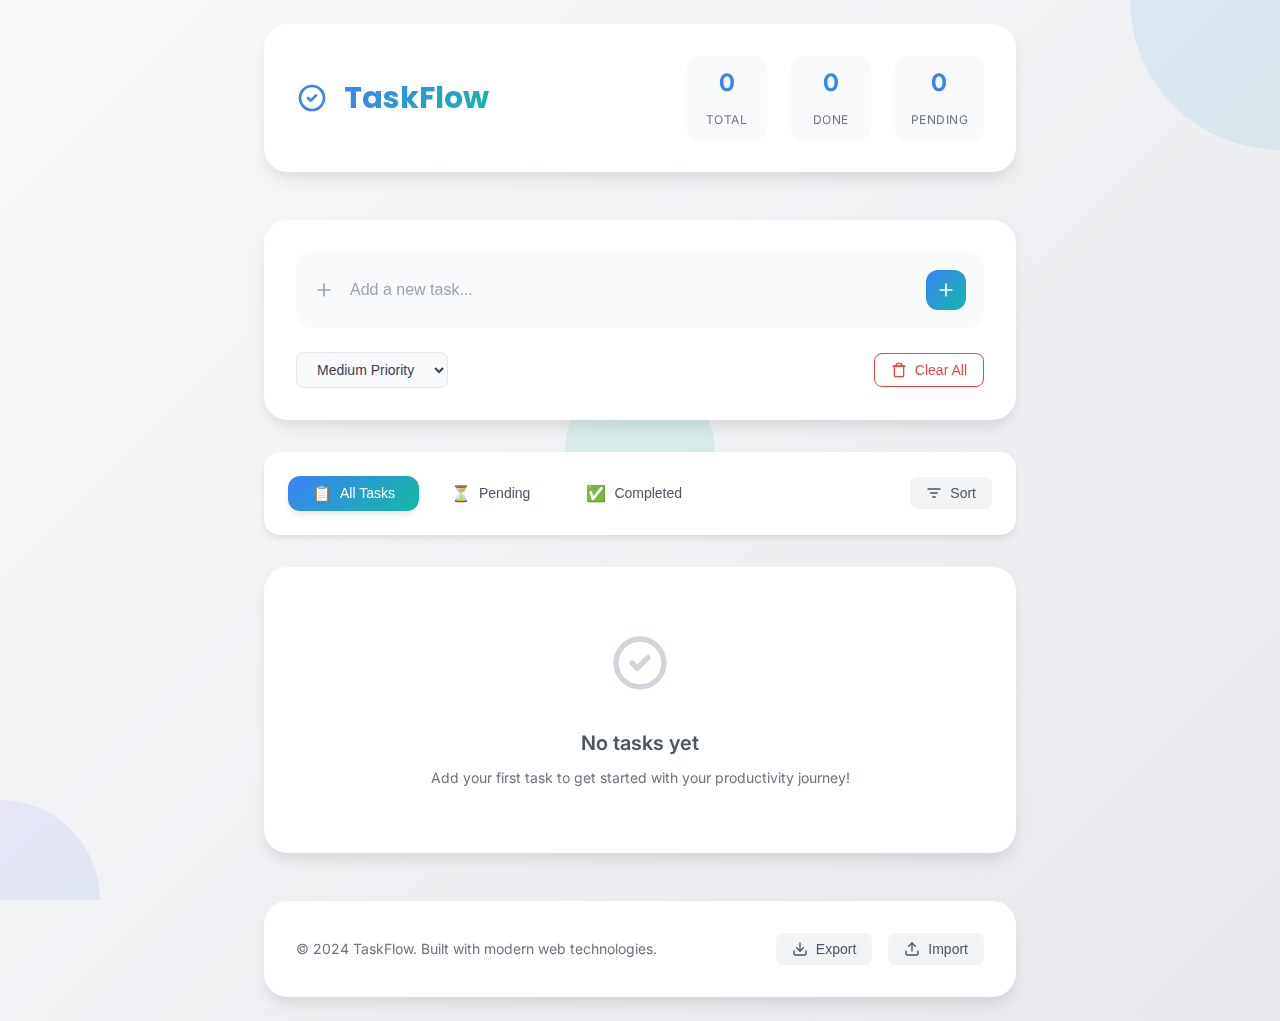
<file: todo-list.html>
<!DOCTYPE html>
<html lang="en">
<head>
    <meta charset="UTF-8">
    <meta name="viewport" content="width=device-width, initial-scale=1.0">
    <title>Modern To-Do List</title>
    <link rel="preconnect" href="https://fonts.googleapis.com">
    <link rel="preconnect" href="https://fonts.gstatic.com" crossorigin>
    <link href="https://fonts.googleapis.com/css2?family=Inter:wght@300;400;500;600;700&family=Poppins:wght@400;500;600;700&display=swap" rel="stylesheet">
    <link rel="stylesheet" href="todo-list.css">
</head>
<body>
    <!-- Background Elements -->
    <div class="background-elements">
        <div class="bg-circle circle-1"></div>
        <div class="bg-circle circle-2"></div>
        <div class="bg-circle circle-3"></div>
    </div>

    <!-- Main Container -->
    <div class="container">
        <!-- Header -->
        <header class="header">
            <div class="header-content">
                <div class="logo">
                    <svg width="32" height="32" viewBox="0 0 24 24" fill="none" xmlns="http://www.w3.org/2000/svg">
                        <path d="M9 12L11 14L15 10" stroke="currentColor" stroke-width="2" stroke-linecap="round" stroke-linejoin="round"/>
                        <path d="M21 12C21 16.9706 16.9706 21 12 21C7.02944 21 3 16.9706 3 12C3 7.02944 7.02944 3 12 3C16.9706 3 21 7.02944 21 12Z" stroke="currentColor" stroke-width="2"/>
                    </svg>
                    <h1>TaskFlow</h1>
                </div>
                <div class="header-stats">
                    <div class="stat">
                        <span class="stat-number" id="totalTasks">0</span>
                        <span class="stat-label">Total</span>
                    </div>
                    <div class="stat">
                        <span class="stat-number" id="completedTasks">0</span>
                        <span class="stat-label">Done</span>
                    </div>
                    <div class="stat">
                        <span class="stat-number" id="pendingTasks">0</span>
                        <span class="stat-label">Pending</span>
                    </div>
                </div>
            </div>
        </header>

        <!-- Main Content -->
        <main class="main-content">
            <!-- Task Input Section -->
            <section class="task-input-section">
                <div class="input-container">
                    <div class="input-wrapper">
                        <svg class="input-icon" width="20" height="20" viewBox="0 0 24 24" fill="none" xmlns="http://www.w3.org/2000/svg">
                            <path d="M12 5V19" stroke="currentColor" stroke-width="2" stroke-linecap="round" stroke-linejoin="round"/>
                            <path d="M5 12H19" stroke="currentColor" stroke-width="2" stroke-linecap="round" stroke-linejoin="round"/>
                        </svg>
                        <input 
                            type="text" 
                            id="taskInput" 
                            placeholder="Add a new task..." 
                            maxlength="100"
                            autocomplete="off"
                        >
                        <button type="button" id="addTaskBtn" class="add-btn" aria-label="Add task">
                            <svg width="20" height="20" viewBox="0 0 24 24" fill="none" xmlns="http://www.w3.org/2000/svg">
                                <path d="M12 5V19" stroke="currentColor" stroke-width="2" stroke-linecap="round" stroke-linejoin="round"/>
                                <path d="M5 12H19" stroke="currentColor" stroke-width="2" stroke-linecap="round" stroke-linejoin="round"/>
                            </svg>
                        </button>
                    </div>
                    <div class="input-actions">
                        <select id="prioritySelect" class="priority-select">
                            <option value="low">Low Priority</option>
                            <option value="medium" selected>Medium Priority</option>
                            <option value="high">High Priority</option>
                        </select>
                        <button type="button" id="clearAllBtn" class="clear-btn">
                            <svg width="16" height="16" viewBox="0 0 24 24" fill="none" xmlns="http://www.w3.org/2000/svg">
                                <path d="M3 6H5H21" stroke="currentColor" stroke-width="2" stroke-linecap="round" stroke-linejoin="round"/>
                                <path d="M8 6V4C8 3.46957 8.21071 2.96086 8.58579 2.58579C8.96086 2.21071 9.46957 2 10 2H14C14.5304 2 15.0391 2.21071 15.4142 2.58579C15.7893 2.96086 16 3.46957 16 4V6M19 6V20C19 20.5304 18.7893 21.0391 18.4142 21.4142C18.0391 21.7893 17.5304 22 17 22H7C6.46957 22 5.96086 21.7893 5.58579 21.4142C5.21071 21.0391 5 20.5304 5 20V6H19Z" stroke="currentColor" stroke-width="2" stroke-linecap="round" stroke-linejoin="round"/>
                            </svg>
                            Clear All
                        </button>
                    </div>
                </div>
            </section>

            <!-- Filter Section -->
            <section class="filter-section">
                <div class="filter-tabs">
                    <button class="filter-tab active" data-filter="all">
                        <span class="tab-icon">📋</span>
                        All Tasks
                    </button>
                    <button class="filter-tab" data-filter="pending">
                        <span class="tab-icon">⏳</span>
                        Pending
                    </button>
                    <button class="filter-tab" data-filter="completed">
                        <span class="tab-icon">✅</span>
                        Completed
                    </button>
                </div>
                <div class="filter-actions">
                    <button id="sortBtn" class="sort-btn">
                        <svg width="16" height="16" viewBox="0 0 24 24" fill="none" xmlns="http://www.w3.org/2000/svg">
                            <path d="M3 6H21" stroke="currentColor" stroke-width="2" stroke-linecap="round" stroke-linejoin="round"/>
                            <path d="M7 12H17" stroke="currentColor" stroke-width="2" stroke-linecap="round" stroke-linejoin="round"/>
                            <path d="M10 18H14" stroke="currentColor" stroke-width="2" stroke-linecap="round" stroke-linejoin="round"/>
                        </svg>
                        Sort
                    </button>
                </div>
            </section>

            <!-- Tasks List -->
            <section class="tasks-section">
                <div id="tasksList" class="tasks-list">
                    <!-- Tasks will be dynamically added here -->
                </div>
                
                <!-- Empty State -->
                <div id="emptyState" class="empty-state">
                    <div class="empty-icon">
                        <svg width="64" height="64" viewBox="0 0 24 24" fill="none" xmlns="http://www.w3.org/2000/svg">
                            <path d="M9 12L11 14L15 10" stroke="currentColor" stroke-width="2" stroke-linecap="round" stroke-linejoin="round"/>
                            <path d="M21 12C21 16.9706 16.9706 21 12 21C7.02944 21 3 16.9706 3 12C3 7.02944 7.02944 3 12 3C16.9706 3 21 7.02944 21 12Z" stroke="currentColor" stroke-width="2"/>
                        </svg>
                    </div>
                    <h3>No tasks yet</h3>
                    <p>Add your first task to get started with your productivity journey!</p>
                </div>
            </section>
        </main>

        <!-- Footer -->
        <footer class="footer">
            <div class="footer-content">
                <p>&copy; 2024 TaskFlow. Built with modern web technologies.</p>
                <div class="footer-actions">
                    <button id="exportBtn" class="export-btn">
                        <svg width="16" height="16" viewBox="0 0 24 24" fill="none" xmlns="http://www.w3.org/2000/svg">
                            <path d="M21 15V19C21 19.5304 20.7893 20.0391 20.4142 20.4142C20.0391 20.7893 19.5304 21 19 21H5C4.46957 21 3.96086 20.7893 3.58579 20.4142C3.21071 20.0391 3 19.5304 3 19V15" stroke="currentColor" stroke-width="2" stroke-linecap="round" stroke-linejoin="round"/>
                            <path d="M7 10L12 15L17 10" stroke="currentColor" stroke-width="2" stroke-linecap="round" stroke-linejoin="round"/>
                            <path d="M12 15V3" stroke="currentColor" stroke-width="2" stroke-linecap="round" stroke-linejoin="round"/>
                        </svg>
                        Export
                    </button>
                    <button id="importBtn" class="import-btn">
                        <svg width="16" height="16" viewBox="0 0 24 24" fill="none" xmlns="http://www.w3.org/2000/svg">
                            <path d="M21 15V19C21 19.5304 20.7893 20.0391 20.4142 20.4142C20.0391 20.7893 19.5304 21 19 21H5C4.46957 21 3.96086 20.7893 3.58579 20.4142C3.21071 20.0391 3 19.5304 3 19V15" stroke="currentColor" stroke-width="2" stroke-linecap="round" stroke-linejoin="round"/>
                            <path d="M17 8L12 3L7 8" stroke="currentColor" stroke-width="2" stroke-linecap="round" stroke-linejoin="round"/>
                            <path d="M12 3V15" stroke="currentColor" stroke-width="2" stroke-linecap="round" stroke-linejoin="round"/>
                        </svg>
                        Import
                    </button>
                </div>
            </div>
        </footer>
    </div>

    <!-- Hidden file input for import -->
    <input type="file" id="fileInput" accept=".json" style="display: none;">

    <!-- Toast Notifications -->
    <div id="toastContainer" class="toast-container"></div>

    <script src="todo-list.js"></script>
</body>
</html>
</file>
<file: styles.css>
/* CSS Custom Properties (Variables) */
:root {
  /* Color Palette */
  --primary-color: #310A31;
  --secondary-color: #DA4167;
  --accent-color: #899D78;
  --highlight-color: #1985A1;
  --light-color: #F0BCD4;
  --white: #ffffff;
  --black: #000000;
  --gray-light: #f8f9fa;
  --gray-medium: #6c757d;
  --gray-dark: #343a40;
  
  /* Typography */
  --font-primary: 'Inter', sans-serif;
  --font-secondary: 'DM Sans', sans-serif;
  
  /* Font Sizes */
  --fs-xs: 0.75rem;
  --fs-sm: 0.875rem;
  --fs-base: 1rem;
  --fs-lg: 1.125rem;
  --fs-xl: 1.25rem;
  --fs-2xl: 1.5rem;
  --fs-3xl: 1.875rem;
  --fs-4xl: 2.25rem;
  --fs-5xl: 3rem;
  --fs-6xl: 3.75rem;
  
  /* Spacing */
  --spacing-xs: 0.25rem;
  --spacing-sm: 0.5rem;
  --spacing-md: 1rem;
  --spacing-lg: 1.5rem;
  --spacing-xl: 2rem;
  --spacing-2xl: 3rem;
  --spacing-3xl: 4rem;
  
  /* Shadows */
  --shadow-sm: 0 1px 2px 0 rgba(0, 0, 0, 0.05);
  --shadow-md: 0 4px 6px -1px rgba(0, 0, 0, 0.1), 0 2px 4px -1px rgba(0, 0, 0, 0.06);
  --shadow-lg: 0 10px 15px -3px rgba(0, 0, 0, 0.1), 0 4px 6px -2px rgba(0, 0, 0, 0.05);
  --shadow-xl: 0 20px 25px -5px rgba(0, 0, 0, 0.1), 0 10px 10px -5px rgba(0, 0, 0, 0.04);
  
  /* Transitions */
  --transition-fast: 0.15s ease-in-out;
  --transition-normal: 0.3s ease-in-out;
  --transition-slow: 0.5s ease-in-out;
  
  /* Border Radius */
  --radius-sm: 0.25rem;
  --radius-md: 0.5rem;
  --radius-lg: 0.75rem;
  --radius-xl: 1rem;
  --radius-full: 9999px;
}

/* Dark Theme Variables */
[data-theme="dark"] {
  --primary-color: #4A1A4A;
  --secondary-color: #FF5577;
  --accent-color: #A5C9A5;
  --highlight-color: #33A5CC;
  --light-color: #2A2A2A;
  --white: #1a1a1a;
  --black: #ffffff;
  --gray-light: #2d3748;
  --gray-medium: #a0aec0;
  --gray-dark: #f7fafc;
}

/* Reset and Base Styles */
* {
  margin: 0;
  padding: 0;
  box-sizing: border-box;
}

html {
  scroll-behavior: smooth;
  font-size: 16px;
}

body {
  font-family: var(--font-primary);
  line-height: 1.6;
  color: var(--gray-dark);
  background-color: var(--white);
  transition: background-color var(--transition-normal), color var(--transition-normal);
}

/* Typography */
h1, h2, h3, h4, h5, h6 {
  font-family: var(--font-secondary);
  font-weight: 700;
  line-height: 1.2;
  margin-bottom: var(--spacing-md);
}

h1 { font-size: var(--fs-5xl); }
h2 { font-size: var(--fs-4xl); }
h3 { font-size: var(--fs-3xl); }
h4 { font-size: var(--fs-2xl); }
h5 { font-size: var(--fs-xl); }
h6 { font-size: var(--fs-lg); }

p {
  margin-bottom: var(--spacing-md);
  color: var(--gray-medium);
}

a {
  color: var(--highlight-color);
  text-decoration: none;
  transition: color var(--transition-fast);
}

a:hover {
  color: var(--secondary-color);
}

/* Utility Classes */
.container {
  max-width: 1200px;
  margin: 0 auto;
  padding: 0 var(--spacing-lg);
}

.highlight {
  color: var(--secondary-color);
  position: relative;
}

.highlight::after {
  content: '';
  position: absolute;
  bottom: -2px;
  left: 0;
  width: 100%;
  height: 3px;
  background: linear-gradient(90deg, var(--secondary-color), var(--highlight-color));
  border-radius: var(--radius-sm);
}

/* Buttons */
.btn {
  display: inline-flex;
  align-items: center;
  gap: var(--spacing-sm);
  padding: var(--spacing-md) var(--spacing-xl);
  border: none;
  border-radius: var(--radius-lg);
  font-family: var(--font-secondary);
  font-weight: 500;
  font-size: var(--fs-base);
  text-decoration: none;
  cursor: pointer;
  transition: all var(--transition-normal);
  position: relative;
  overflow: hidden;
}

.btn::before {
  content: '';
  position: absolute;
  top: 0;
  left: -100%;
  width: 100%;
  height: 100%;
  background: linear-gradient(90deg, transparent, rgba(255, 255, 255, 0.2), transparent);
  transition: left var(--transition-slow);
}

.btn:hover::before {
  left: 100%;
}

.btn-primary {
  background: linear-gradient(135deg, var(--secondary-color), var(--primary-color));
  color: var(--white);
  box-shadow: var(--shadow-md);
}

.btn-primary:hover {
  transform: translateY(-2px);
  box-shadow: var(--shadow-lg);
  color: var(--white);
}

.btn-secondary {
  background: transparent;
  color: var(--primary-color);
  border: 2px solid var(--primary-color);
}

.btn-secondary:hover {
  background: var(--primary-color);
  color: var(--white);
  transform: translateY(-2px);
}

/* Navigation */
.navbar {
  position: fixed;
  top: 0;
  left: 0;
  right: 0;
  background: rgba(255, 255, 255, 0.95);
  backdrop-filter: blur(10px);
  border-bottom: 1px solid rgba(0, 0, 0, 0.1);
  z-index: 1000;
  transition: all var(--transition-normal);
}

.navbar.scrolled {
  background: rgba(255, 255, 255, 0.98);
  box-shadow: var(--shadow-md);
}

.nav-container {
  display: flex;
  align-items: center;
  justify-content: space-between;
  padding: var(--spacing-md) var(--spacing-lg);
  max-width: 1200px;
  margin: 0 auto;
}

.nav-logo a {
  display: flex;
  align-items: center;
  gap: var(--spacing-sm);
  font-family: var(--font-secondary);
  font-weight: 700;
  font-size: var(--fs-xl);
  color: var(--primary-color);
}

.nav-logo i {
  font-size: var(--fs-2xl);
  color: var(--secondary-color);
}

.nav-menu {
  display: flex;
  align-items: center;
  gap: var(--spacing-xl);
  list-style: none;
}

.nav-link {
  font-weight: 500;
  color: var(--gray-dark);
  position: relative;
  transition: color var(--transition-fast);
}

.nav-link::after {
  content: '';
  position: absolute;
  bottom: -5px;
  left: 0;
  width: 0;
  height: 2px;
  background: var(--secondary-color);
  transition: width var(--transition-normal);
}

.nav-link:hover::after,
.nav-link.active::after {
  width: 100%;
}

.resume-btn {
  background: var(--accent-color);
  color: var(--white);
  padding: var(--spacing-sm) var(--spacing-lg);
  border-radius: var(--radius-full);
  transition: all var(--transition-normal);
}

.resume-btn:hover {
  background: var(--secondary-color);
  transform: translateY(-2px);
  color: var(--white);
}

.nav-toggle {
  display: none;
  flex-direction: column;
  cursor: pointer;
}

.bar {
  width: 25px;
  height: 3px;
  background: var(--primary-color);
  margin: 3px 0;
  transition: var(--transition-normal);
}

.theme-toggle {
  background: var(--gray-light);
  border: none;
  border-radius: var(--radius-full);
  width: 40px;
  height: 40px;
  display: flex;
  align-items: center;
  justify-content: center;
  cursor: pointer;
  transition: all var(--transition-normal);
  margin-left: var(--spacing-md);
}

.theme-toggle:hover {
  background: var(--secondary-color);
  color: var(--white);
}

/* Hero Section */
.hero {
  min-height: 100vh;
  display: flex;
  align-items: center;
  padding: var(--spacing-3xl) 0;
  background: linear-gradient(135deg, var(--white) 0%, var(--gray-light) 100%);
  position: relative;
  overflow: hidden;
}

.hero::before {
  content: '';
  position: absolute;
  top: 0;
  left: 0;
  right: 0;
  bottom: 0;
  background: url('data:image/svg+xml,<svg xmlns="http://www.w3.org/2000/svg" viewBox="0 0 100 100"><defs><pattern id="grain" width="100" height="100" patternUnits="userSpaceOnUse"><circle cx="50" cy="50" r="1" fill="%23000" opacity="0.02"/></pattern></defs><rect width="100" height="100" fill="url(%23grain)"/></svg>');
  pointer-events: none;
}

.hero-container {
  display: grid;
  grid-template-columns: 1fr 1fr;
  gap: var(--spacing-3xl);
  align-items: center;
  max-width: 1200px;
  margin: 0 auto;
  padding: 0 var(--spacing-lg);
}

.hero-title {
  font-size: var(--fs-6xl);
  margin-bottom: var(--spacing-md);
  line-height: 1.1;
}

.hero-subtitle {
  font-size: var(--fs-3xl);
  margin-bottom: var(--spacing-lg);
  color: var(--gray-medium);
}

.hero-description {
  font-size: var(--fs-lg);
  margin-bottom: var(--spacing-2xl);
  max-width: 500px;
}

.hero-buttons {
  display: flex;
  gap: var(--spacing-lg);
  margin-bottom: var(--spacing-2xl);
}

.hero-social {
  display: flex;
  gap: var(--spacing-lg);
}

.hero-social a {
  display: flex;
  align-items: center;
  justify-content: center;
  width: 50px;
  height: 50px;
  background: var(--white);
  border-radius: var(--radius-full);
  box-shadow: var(--shadow-md);
  transition: all var(--transition-normal);
}

.hero-social a:hover {
  transform: translateY(-3px);
  box-shadow: var(--shadow-lg);
  background: var(--secondary-color);
  color: var(--white);
}

.hero-image {
  position: relative;
}

.hero-img-container {
  position: relative;
  border-radius: var(--radius-xl);
  overflow: hidden;
  box-shadow: var(--shadow-xl);
}

.hero-img-container img {
  width: 100%;
  height: auto;
  display: block;
}

.hero-img-overlay {
  position: absolute;
  top: 0;
  left: 0;
  right: 0;
  bottom: 0;
  background: linear-gradient(135deg, var(--secondary-color) 0%, var(--primary-color) 100%);
  opacity: 0.1;
}

.scroll-indicator {
  position: absolute;
  bottom: var(--spacing-xl);
  left: 50%;
  transform: translateX(-50%);
  animation: bounce 2s infinite;
}

.scroll-indicator a {
  display: flex;
  align-items: center;
  justify-content: center;
  width: 40px;
  height: 40px;
  background: var(--white);
  border-radius: var(--radius-full);
  box-shadow: var(--shadow-md);
  color: var(--primary-color);
}

@keyframes bounce {
  0%, 20%, 50%, 80%, 100% {
    transform: translateX(-50%) translateY(0);
  }
  40% {
    transform: translateX(-50%) translateY(-10px);
  }
  60% {
    transform: translateX(-50%) translateY(-5px);
  }
}

/* Section Styles */
section {
  padding: var(--spacing-3xl) 0;
}

.section-header {
  text-align: center;
  margin-bottom: var(--spacing-3xl);
}

.section-title {
  position: relative;
  display: inline-block;
}

.section-title::after {
  content: '';
  position: absolute;
  bottom: -10px;
  left: 50%;
  transform: translateX(-50%);
  width: 60px;
  height: 4px;
  background: linear-gradient(90deg, var(--secondary-color), var(--highlight-color));
  border-radius: var(--radius-sm);
}

.section-subtitle {
  font-size: var(--fs-lg);
  color: var(--gray-medium);
  margin-top: var(--spacing-md);
}

/* About Section */
.about {
  background: var(--gray-light);
}

.about-content {
  display: grid;
  grid-template-columns: 1fr 1fr;
  gap: var(--spacing-3xl);
  align-items: start;
}

.about-text h3 {
  color: var(--primary-color);
  margin-bottom: var(--spacing-lg);
}

.about-text h4 {
  color: var(--secondary-color);
  margin-top: var(--spacing-xl);
  margin-bottom: var(--spacing-md);
}

.learning-list {
  list-style: none;
  margin-bottom: var(--spacing-lg);
}

.learning-list li {
  display: flex;
  align-items: center;
  gap: var(--spacing-md);
  margin-bottom: var(--spacing-sm);
  color: var(--gray-medium);
}

.learning-list i {
  color: var(--accent-color);
}

.skills-grid {
  display: grid;
  grid-template-columns: repeat(2, 1fr);
  gap: var(--spacing-lg);
}

.skill-item {
  background: var(--white);
  padding: var(--spacing-lg);
  border-radius: var(--radius-lg);
  box-shadow: var(--shadow-sm);
  transition: transform var(--transition-normal);
}

.skill-item:hover {
  transform: translateY(-5px);
}

.skill-icon {
  font-size: var(--fs-3xl);
  color: var(--secondary-color);
  margin-bottom: var(--spacing-md);
}

.skill-bar {
  background: var(--gray-light);
  height: 8px;
  border-radius: var(--radius-full);
  overflow: hidden;
  margin-top: var(--spacing-md);
}

.skill-progress {
  height: 100%;
  background: linear-gradient(90deg, var(--secondary-color), var(--highlight-color));
  border-radius: var(--radius-full);
  width: 0;
  transition: width 1s ease-in-out;
}

/* Services Section */
.services-grid {
  display: grid;
  grid-template-columns: repeat(auto-fit, minmax(300px, 1fr));
  gap: var(--spacing-xl);
}

.service-card {
  background: var(--white);
  padding: var(--spacing-2xl);
  border-radius: var(--radius-xl);
  box-shadow: var(--shadow-md);
  text-align: center;
  transition: all var(--transition-normal);
  position: relative;
  overflow: hidden;
}

.service-card::before {
  content: '';
  position: absolute;
  top: 0;
  left: 0;
  right: 0;
  height: 4px;
  background: linear-gradient(90deg, var(--secondary-color), var(--highlight-color));
}

.service-card:hover {
  transform: translateY(-10px);
  box-shadow: var(--shadow-xl);
}

.service-icon {
  font-size: var(--fs-4xl);
  color: var(--secondary-color);
  margin-bottom: var(--spacing-lg);
}

.service-features {
  list-style: none;
  margin-top: var(--spacing-lg);
}

.service-features li {
  padding: var(--spacing-sm) 0;
  color: var(--gray-medium);
  border-bottom: 1px solid var(--gray-light);
}

.service-features li:last-child {
  border-bottom: none;
}

/* Projects Section */
.projects {
  background: var(--gray-light);
}

.projects-grid {
  display: grid;
  grid-template-columns: repeat(auto-fit, minmax(350px, 1fr));
  gap: var(--spacing-xl);
}

.project-card {
  background: var(--white);
  border-radius: var(--radius-xl);
  overflow: hidden;
  box-shadow: var(--shadow-md);
  transition: all var(--transition-normal);
}

.project-card:hover {
  transform: translateY(-5px);
  box-shadow: var(--shadow-xl);
}

.project-image {
  position: relative;
  overflow: hidden;
  height: 250px;
}

.project-image img {
  width: 100%;
  height: 100%;
  object-fit: cover;
  transition: transform var(--transition-slow);
}

.project-card:hover .project-image img {
  transform: scale(1.1);
}

.project-overlay {
  position: absolute;
  top: 0;
  left: 0;
  right: 0;
  bottom: 0;
  background: rgba(0, 0, 0, 0.8);
  display: flex;
  align-items: center;
  justify-content: center;
  opacity: 0;
  transition: opacity var(--transition-normal);
}

.project-card:hover .project-overlay {
  opacity: 1;
}

.project-links {
  display: flex;
  gap: var(--spacing-lg);
}

.project-link {
  display: flex;
  align-items: center;
  justify-content: center;
  width: 50px;
  height: 50px;
  background: var(--white);
  border-radius: var(--radius-full);
  color: var(--primary-color);
  transition: all var(--transition-normal);
}

.project-link:hover {
  background: var(--secondary-color);
  color: var(--white);
  transform: scale(1.1);
}

.project-content {
  padding: var(--spacing-xl);
}

.project-tech {
  display: flex;
  flex-wrap: wrap;
  gap: var(--spacing-sm);
  margin: var(--spacing-lg) 0;
}

.tech-tag {
  background: var(--gray-light);
  color: var(--primary-color);
  padding: var(--spacing-xs) var(--spacing-md);
  border-radius: var(--radius-full);
  font-size: var(--fs-sm);
  font-weight: 500;
}

.project-details {
  margin-top: var(--spacing-lg);
  padding-top: var(--spacing-lg);
  border-top: 1px solid var(--gray-light);
}

.project-details h4 {
  color: var(--secondary-color);
  font-size: var(--fs-base);
  margin-bottom: var(--spacing-sm);
}

.project-details p {
  font-size: var(--fs-sm);
  margin-bottom: var(--spacing-md);
}

/* Contact Section */
.contact-content {
  display: grid;
  grid-template-columns: 1fr 1fr;
  gap: var(--spacing-3xl);
  align-items: start;
}

.contact-info h3 {
  color: var(--primary-color);
  margin-bottom: var(--spacing-lg);
}

.contact-item {
  display: flex;
  align-items: center;
  gap: var(--spacing-lg);
  margin-bottom: var(--spacing-xl);
}

.contact-icon {
  display: flex;
  align-items: center;
  justify-content: center;
  width: 50px;
  height: 50px;
  background: var(--secondary-color);
  color: var(--white);
  border-radius: var(--radius-full);
  font-size: var(--fs-lg);
}

.contact-details h4 {
  color: var(--primary-color);
  margin-bottom: var(--spacing-xs);
}

.contact-social {
  display: flex;
  gap: var(--spacing-lg);
  margin-top: var(--spacing-xl);
}

.contact-social a {
  display: flex;
  align-items: center;
  justify-content: center;
  width: 50px;
  height: 50px;
  background: var(--gray-light);
  border-radius: var(--radius-full);
  transition: all var(--transition-normal);
}

.contact-social a:hover {
  background: var(--secondary-color);
  color: var(--white);
  transform: translateY(-3px);
}

/* Contact Form */
.contact-form {
  background: var(--white);
  padding: var(--spacing-2xl);
  border-radius: var(--radius-xl);
  box-shadow: var(--shadow-lg);
}

.form-group {
  margin-bottom: var(--spacing-lg);
}

.form-group label {
  display: block;
  margin-bottom: var(--spacing-sm);
  font-weight: 500;
  color: var(--primary-color);
}

.form-group input,
.form-group textarea {
  width: 100%;
  padding: var(--spacing-md);
  border: 2px solid var(--gray-light);
  border-radius: var(--radius-md);
  font-family: var(--font-primary);
  font-size: var(--fs-base);
  transition: border-color var(--transition-normal);
}

.form-group input:focus,
.form-group textarea:focus {
  outline: none;
  border-color: var(--secondary-color);
}

.form-group textarea {
  resize: vertical;
  min-height: 120px;
}

.error-message {
  display: block;
  color: var(--secondary-color);
  font-size: var(--fs-sm);
  margin-top: var(--spacing-xs);
}

/* Footer */
.footer {
  background: var(--primary-color);
  color: var(--white);
  padding: var(--spacing-xl) 0;
}

.footer-content {
  display: flex;
  align-items: center;
  justify-content: space-between;
}

.footer-text p {
  color: rgba(255, 255, 255, 0.8);
  margin-bottom: var(--spacing-sm);
}

.footer-social {
  display: flex;
  gap: var(--spacing-lg);
}

.footer-social a {
  display: flex;
  align-items: center;
  justify-content: center;
  width: 40px;
  height: 40px;
  background: rgba(255, 255, 255, 0.1);
  border-radius: var(--radius-full);
  color: var(--white);
  transition: all var(--transition-normal);
}

.footer-social a:hover {
  background: var(--secondary-color);
  transform: translateY(-3px);
}

/* Back to Top Button */
.back-to-top {
  position: fixed;
  bottom: var(--spacing-xl);
  right: var(--spacing-xl);
  width: 50px;
  height: 50px;
  background: var(--secondary-color);
  color: var(--white);
  border: none;
  border-radius: var(--radius-full);
  cursor: pointer;
  opacity: 0;
  visibility: hidden;
  transition: all var(--transition-normal);
  z-index: 1000;
}

.back-to-top.visible {
  opacity: 1;
  visibility: visible;
}

.back-to-top:hover {
  background: var(--primary-color);
  transform: translateY(-3px);
}

/* Responsive Design */
@media (max-width: 1024px) {
  .hero-container,
  .about-content,
  .contact-content {
    grid-template-columns: 1fr;
    gap: var(--spacing-2xl);
  }
  
  .hero-title {
    font-size: var(--fs-5xl);
  }
  
  .skills-grid {
    grid-template-columns: 1fr;
  }
}

@media (max-width: 768px) {
  .nav-menu {
    position: fixed;
    left: -100%;
    top: 70px;
    flex-direction: column;
    background-color: var(--white);
    width: 100%;
    text-align: center;
    transition: 0.3s;
    box-shadow: var(--shadow-lg);
    padding: var(--spacing-xl) 0;
  }

  .nav-menu.active {
    left: 0;
  }

  .nav-toggle {
    display: flex;
  }

  .nav-toggle.active .bar:nth-child(2) {
    opacity: 0;
  }

  .nav-toggle.active .bar:nth-child(1) {
    transform: translateY(8px) rotate(45deg);
  }

  .nav-toggle.active .bar:nth-child(3) {
    transform: translateY(-8px) rotate(-45deg);
  }
  
  .hero-title {
    font-size: var(--fs-4xl);
  }
  
  .hero-subtitle {
    font-size: var(--fs-2xl);
  }
  
  .hero-buttons {
    flex-direction: column;
    align-items: center;
  }
  
  .projects-grid {
    grid-template-columns: 1fr;
  }
  
  .services-grid {
    grid-template-columns: 1fr;
  }
  
  .footer-content {
    flex-direction: column;
    gap: var(--spacing-lg);
    text-align: center;
  }
}

@media (max-width: 480px) {
  .container {
    padding: 0 var(--spacing-md);
  }
  
  .hero-title {
    font-size: var(--fs-3xl);
  }
  
  .section-title {
    font-size: var(--fs-3xl);
  }
  
  .btn {
    padding: var(--spacing-sm) var(--spacing-lg);
    font-size: var(--fs-sm);
  }
}

/* Loading Animation for Skill Bars */
.skill-progress.animate {
  animation: fillBar 1.5s ease-in-out forwards;
}

@keyframes fillBar {
  from {
    width: 0;
  }
  to {
    width: var(--target-width);
  }
}

/* Smooth Scrolling Enhancement */
@media (prefers-reduced-motion: no-preference) {
  html {
    scroll-behavior: smooth;
  }
}

/* Focus Styles for Accessibility */
*:focus {
  outline: 2px solid var(--secondary-color);
  outline-offset: 2px;
}

/* Print Styles */
@media print {
  .navbar,
  .back-to-top,
  .hero-social,
  .contact-social,
  .footer-social {
    display: none;
  }
  
  body {
    font-size: 12pt;
    line-height: 1.4;
  }
  
  .hero,
  section {
    page-break-inside: avoid;
  }
}
</file>
<file: personal-blog.css>
/* Personal Blog Layout - Modern CSS */

/* CSS Reset and Base Styles */
* {
    margin: 0;
    padding: 0;
    box-sizing: border-box;
}

/* CSS Custom Properties (Variables) */
:root {
    /* Light Theme Colors */
    --primary-color: #667eea;
    --secondary-color: #764ba2;
    --accent-color: #f093fb;
    --success-color: #10b981;
    --warning-color: #f59e0b;
    --error-color: #ef4444;
    
    /* Text Colors */
    --text-primary: #1f2937;
    --text-secondary: #6b7280;
    --text-muted: #9ca3af;
    --text-inverse: #ffffff;
    
    /* Background Colors */
    --bg-primary: #ffffff;
    --bg-secondary: #f9fafb;
    --bg-tertiary: #f3f4f6;
    --bg-overlay: rgba(0, 0, 0, 0.5);
    
    /* Border Colors */
    --border-light: #e5e7eb;
    --border-medium: #d1d5db;
    --border-dark: #9ca3af;
    
    /* Gradients */
    --gradient-primary: linear-gradient(135deg, #667eea 0%, #764ba2 100%);
    --gradient-secondary: linear-gradient(135deg, #f093fb 0%, #f5576c 100%);
    --gradient-tertiary: linear-gradient(135deg, #4facfe 0%, #00f2fe 100%);
    --gradient-hero: linear-gradient(135deg, #667eea 0%, #764ba2 50%, #f093fb 100%);
    
    /* Typography */
    --font-primary: 'Inter', -apple-system, BlinkMacSystemFont, 'Segoe UI', sans-serif;
    --font-secondary: 'Playfair Display', Georgia, serif;
    
    /* Font Sizes */
    --text-xs: 0.75rem;
    --text-sm: 0.875rem;
    --text-base: 1rem;
    --text-lg: 1.125rem;
    --text-xl: 1.25rem;
    --text-2xl: 1.5rem;
    --text-3xl: 1.875rem;
    --text-4xl: 2.25rem;
    --text-5xl: 3rem;
    --text-6xl: 3.75rem;
    
    /* Spacing */
    --space-1: 0.25rem;
    --space-2: 0.5rem;
    --space-3: 0.75rem;
    --space-4: 1rem;
    --space-5: 1.25rem;
    --space-6: 1.5rem;
    --space-8: 2rem;
    --space-10: 2.5rem;
    --space-12: 3rem;
    --space-16: 4rem;
    --space-20: 5rem;
    --space-24: 6rem;
    
    /* Border Radius */
    --radius-sm: 0.375rem;
    --radius-md: 0.5rem;
    --radius-lg: 0.75rem;
    --radius-xl: 1rem;
    --radius-2xl: 1.5rem;
    --radius-full: 50%;
    
    /* Shadows */
    --shadow-sm: 0 1px 2px 0 rgba(0, 0, 0, 0.05);
    --shadow-md: 0 4px 6px -1px rgba(0, 0, 0, 0.1);
    --shadow-lg: 0 10px 15px -3px rgba(0, 0, 0, 0.1);
    --shadow-xl: 0 20px 25px -5px rgba(0, 0, 0, 0.1);
    --shadow-2xl: 0 25px 50px -12px rgba(0, 0, 0, 0.25);
    
    /* Transitions */
    --transition-fast: 0.15s ease-out;
    --transition-medium: 0.3s ease-out;
    --transition-slow: 0.5s ease-out;
    --transition-bounce: 0.6s cubic-bezier(0.68, -0.55, 0.265, 1.55);
    
    /* Z-Index */
    --z-dropdown: 1000;
    --z-sticky: 1020;
    --z-fixed: 1030;
    --z-modal: 1040;
    --z-popover: 1050;
    --z-tooltip: 1060;
}

/* Dark Theme */
[data-theme="dark"] {
    --text-primary: #f9fafb;
    --text-secondary: #d1d5db;
    --text-muted: #9ca3af;
    --text-inverse: #1f2937;
    
    --bg-primary: #111827;
    --bg-secondary: #1f2937;
    --bg-tertiary: #374151;
    --bg-overlay: rgba(255, 255, 255, 0.1);
    
    --border-light: #374151;
    --border-medium: #4b5563;
    --border-dark: #6b7280;
}

/* Base Styles */
html {
    scroll-behavior: smooth;
    font-size: 16px;
}

body {
    font-family: var(--font-primary);
    font-size: var(--text-base);
    line-height: 1.6;
    color: var(--text-primary);
    background-color: var(--bg-primary);
    transition: background-color var(--transition-medium), color var(--transition-medium);
    overflow-x: hidden;
}

/* Container */
.container {
    max-width: 1200px;
    margin: 0 auto;
    padding: 0 var(--space-6);
}

/* Theme Toggle */
.theme-toggle {
    position: fixed;
    top: var(--space-6);
    right: var(--space-6);
    z-index: var(--z-fixed);
    background: var(--bg-primary);
    border: 2px solid var(--border-light);
    border-radius: var(--radius-full);
    width: 50px;
    height: 50px;
    display: flex;
    align-items: center;
    justify-content: center;
    cursor: pointer;
    transition: all var(--transition-medium);
    box-shadow: var(--shadow-lg);
}

.theme-toggle:hover {
    transform: scale(1.1);
    box-shadow: var(--shadow-xl);
}

.theme-toggle .sun-icon {
    display: block;
    color: var(--primary-color);
}

.theme-toggle .moon-icon {
    display: none;
    color: var(--primary-color);
}

[data-theme="dark"] .theme-toggle .sun-icon {
    display: none;
}

[data-theme="dark"] .theme-toggle .moon-icon {
    display: block;
}

/* Navigation */
.navbar {
    position: fixed;
    top: 0;
    left: 0;
    right: 0;
    z-index: var(--z-sticky);
    background: rgba(255, 255, 255, 0.95);
    backdrop-filter: blur(10px);
    border-bottom: 1px solid var(--border-light);
    transition: all var(--transition-medium);
}

[data-theme="dark"] .navbar {
    background: rgba(17, 24, 39, 0.95);
}

.nav-container {
    display: flex;
    align-items: center;
    justify-content: space-between;
    padding: var(--space-4) var(--space-6);
    max-width: 1200px;
    margin: 0 auto;
}

.nav-brand .brand-link {
    display: flex;
    align-items: center;
    gap: var(--space-3);
    text-decoration: none;
    color: var(--text-primary);
    font-weight: 600;
    font-size: var(--text-xl);
}

.brand-icon {
    font-size: var(--text-2xl);
}

.brand-text {
    font-family: var(--font-secondary);
}

.nav-menu {
    display: flex;
    align-items: center;
    gap: var(--space-8);
}

.nav-link {
    text-decoration: none;
    color: var(--text-secondary);
    font-weight: 500;
    transition: color var(--transition-medium);
    position: relative;
}

.nav-link:hover,
.nav-link.active {
    color: var(--primary-color);
}

.nav-link::after {
    content: '';
    position: absolute;
    bottom: -4px;
    left: 0;
    width: 0;
    height: 2px;
    background: var(--gradient-primary);
    transition: width var(--transition-medium);
}

.nav-link:hover::after,
.nav-link.active::after {
    width: 100%;
}

.nav-toggle {
    display: none;
    flex-direction: column;
    gap: 4px;
    background: none;
    border: none;
    cursor: pointer;
    padding: var(--space-2);
}

.nav-toggle span {
    width: 25px;
    height: 3px;
    background: var(--text-primary);
    transition: all var(--transition-medium);
}

/* Hero Section */
.hero {
    min-height: 100vh;
    display: flex;
    align-items: center;
    position: relative;
    overflow: hidden;
    background: var(--gradient-hero);
    color: var(--text-inverse);
}

.hero-background {
    position: absolute;
    top: 0;
    left: 0;
    right: 0;
    bottom: 0;
    overflow: hidden;
}

.hero-shape {
    position: absolute;
    border-radius: var(--radius-full);
    opacity: 0.1;
    animation: float 20s ease-in-out infinite;
}

.shape-1 {
    width: 400px;
    height: 400px;
    background: rgba(255, 255, 255, 0.1);
    top: -200px;
    right: -200px;
    animation-delay: 0s;
}

.shape-2 {
    width: 300px;
    height: 300px;
    background: rgba(255, 255, 255, 0.05);
    bottom: -150px;
    left: -150px;
    animation-delay: -10s;
}

.shape-3 {
    width: 200px;
    height: 200px;
    background: rgba(255, 255, 255, 0.08);
    top: 50%;
    left: 50%;
    transform: translate(-50%, -50%);
    animation-delay: -5s;
}

.hero-container {
    position: relative;
    z-index: 2;
    width: 100%;
    max-width: 1200px;
    margin: 0 auto;
    padding: 0 var(--space-6);
}

.hero-content {
    display: grid;
    grid-template-columns: 1fr 1fr;
    gap: var(--space-16);
    align-items: center;
    margin-bottom: var(--space-16);
}

.hero-title {
    font-family: var(--font-secondary);
    margin-bottom: var(--space-6);
}

.title-line {
    display: block;
    font-size: var(--text-xl);
    font-weight: 400;
    opacity: 0.9;
    margin-bottom: var(--space-2);
}

.title-name {
    display: block;
    font-size: var(--text-6xl);
    font-weight: 700;
    margin-bottom: var(--space-2);
    background: linear-gradient(45deg, #ffffff, #f0f0f0);
    -webkit-background-clip: text;
    -webkit-text-fill-color: transparent;
    background-clip: text;
}

.title-subtitle {
    display: block;
    font-size: var(--text-2xl);
    font-weight: 500;
    opacity: 0.8;
}

.hero-description {
    font-size: var(--text-lg);
    line-height: 1.7;
    opacity: 0.9;
    margin-bottom: var(--space-8);
}

.hero-actions {
    display: flex;
    gap: var(--space-4);
}

.hero-image {
    display: flex;
    justify-content: center;
    align-items: center;
}

.image-container {
    position: relative;
}

.profile-image {
    position: relative;
    z-index: 2;
}

.image-decoration {
    position: absolute;
    top: -20px;
    left: -20px;
    right: -20px;
    bottom: -20px;
    border: 2px solid rgba(255, 255, 255, 0.2);
    border-radius: var(--radius-full);
    animation: rotate 20s linear infinite;
}

.hero-stats {
    display: grid;
    grid-template-columns: repeat(3, 1fr);
    gap: var(--space-8);
    text-align: center;
}

.stat-item {
    background: rgba(255, 255, 255, 0.1);
    backdrop-filter: blur(10px);
    padding: var(--space-6);
    border-radius: var(--radius-xl);
    border: 1px solid rgba(255, 255, 255, 0.2);
}

.stat-number {
    display: block;
    font-size: var(--text-4xl);
    font-weight: 700;
    margin-bottom: var(--space-2);
}

.stat-label {
    font-size: var(--text-sm);
    opacity: 0.8;
    text-transform: uppercase;
    letter-spacing: 1px;
}

/* Buttons */
.btn {
    display: inline-flex;
    align-items: center;
    justify-content: center;
    padding: var(--space-3) var(--space-6);
    border-radius: var(--radius-lg);
    font-weight: 600;
    text-decoration: none;
    transition: all var(--transition-medium);
    cursor: pointer;
    border: 2px solid transparent;
    font-size: var(--text-base);
}

.btn-primary {
    background: var(--gradient-primary);
    color: var(--text-inverse);
    box-shadow: var(--shadow-md);
}

.btn-primary:hover {
    transform: translateY(-2px);
    box-shadow: var(--shadow-xl);
}

.btn-secondary {
    background: transparent;
    color: var(--text-inverse);
    border-color: rgba(255, 255, 255, 0.3);
}

.btn-secondary:hover {
    background: rgba(255, 255, 255, 0.1);
    border-color: rgba(255, 255, 255, 0.5);
}

.btn-outline {
    background: transparent;
    color: var(--primary-color);
    border-color: var(--primary-color);
}

.btn-outline:hover {
    background: var(--primary-color);
    color: var(--text-inverse);
}

/* Sections */
section {
    padding: var(--space-24) 0;
}

.section-header {
    text-align: center;
    margin-bottom: var(--space-16);
}

.section-title {
    font-family: var(--font-secondary);
    font-size: var(--text-4xl);
    font-weight: 700;
    margin-bottom: var(--space-4);
    background: var(--gradient-primary);
    -webkit-background-clip: text;
    -webkit-text-fill-color: transparent;
    background-clip: text;
}

.section-subtitle {
    font-size: var(--text-lg);
    color: var(--text-secondary);
    max-width: 600px;
    margin: 0 auto;
}

/* About Section */
.about {
    background: var(--bg-secondary);
}

.about-content {
    max-width: 800px;
    margin: 0 auto;
}

.about-intro {
    font-size: var(--text-lg);
    line-height: 1.8;
    margin-bottom: var(--space-12);
    text-align: center;
}

.skills-grid {
    display: grid;
    grid-template-columns: repeat(auto-fit, minmax(250px, 1fr));
    gap: var(--space-8);
}

.skill-category h3 {
    font-size: var(--text-xl);
    font-weight: 600;
    margin-bottom: var(--space-4);
    color: var(--primary-color);
}

.skill-tags {
    display: flex;
    flex-wrap: wrap;
    gap: var(--space-2);
}

.skill-tag {
    background: var(--bg-primary);
    color: var(--text-primary);
    padding: var(--space-2) var(--space-4);
    border-radius: var(--radius-full);
    font-size: var(--text-sm);
    font-weight: 500;
    border: 1px solid var(--border-light);
    transition: all var(--transition-medium);
}

.skill-tag:hover {
    background: var(--primary-color);
    color: var(--text-inverse);
    transform: translateY(-2px);
}

/* Blog Section */
.blog-filters {
    display: flex;
    justify-content: center;
    gap: var(--space-4);
    margin-bottom: var(--space-12);
    flex-wrap: wrap;
}

.filter-btn {
    background: var(--bg-secondary);
    border: 1px solid var(--border-light);
    color: var(--text-secondary);
    padding: var(--space-3) var(--space-6);
    border-radius: var(--radius-full);
    cursor: pointer;
    transition: all var(--transition-medium);
    font-weight: 500;
}

.filter-btn:hover,
.filter-btn.active {
    background: var(--primary-color);
    color: var(--text-inverse);
    border-color: var(--primary-color);
}

.blog-grid {
    display: grid;
    grid-template-columns: repeat(auto-fit, minmax(350px, 1fr));
    gap: var(--space-8);
    margin-bottom: var(--space-12);
}

.blog-card {
    background: var(--bg-primary);
    border-radius: var(--radius-xl);
    overflow: hidden;
    box-shadow: var(--shadow-md);
    transition: all var(--transition-medium);
    border: 1px solid var(--border-light);
}

.blog-card:hover {
    transform: translateY(-8px);
    box-shadow: var(--shadow-2xl);
}

.blog-card.featured {
    grid-column: 1 / -1;
    display: grid;
    grid-template-columns: 1fr 1fr;
    gap: 0;
}

.card-image {
    position: relative;
    height: 200px;
    overflow: hidden;
}

.blog-card.featured .card-image {
    height: auto;
}

.image-placeholder {
    width: 100%;
    height: 100%;
    object-fit: cover;
}

.card-category {
    position: absolute;
    top: var(--space-4);
    left: var(--space-4);
    background: rgba(255, 255, 255, 0.9);
    color: var(--text-primary);
    padding: var(--space-1) var(--space-3);
    border-radius: var(--radius-full);
    font-size: var(--text-xs);
    font-weight: 600;
    text-transform: uppercase;
    letter-spacing: 1px;
}

.card-content {
    padding: var(--space-6);
}

.card-title {
    font-family: var(--font-secondary);
    font-size: var(--text-xl);
    font-weight: 600;
    margin-bottom: var(--space-3);
    line-height: 1.4;
}

.blog-card.featured .card-title {
    font-size: var(--text-2xl);
}

.card-excerpt {
    color: var(--text-secondary);
    line-height: 1.6;
    margin-bottom: var(--space-4);
}

.card-meta {
    display: flex;
    justify-content: space-between;
    align-items: center;
    margin-bottom: var(--space-4);
    font-size: var(--text-sm);
    color: var(--text-muted);
}

.card-link {
    color: var(--primary-color);
    text-decoration: none;
    font-weight: 600;
    transition: color var(--transition-medium);
}

.card-link:hover {
    color: var(--secondary-color);
}

.blog-actions {
    text-align: center;
}

/* Projects Section */
.projects {
    background: var(--bg-secondary);
}

.projects-grid {
    display: grid;
    grid-template-columns: repeat(auto-fit, minmax(350px, 1fr));
    gap: var(--space-8);
}

.project-card {
    background: var(--bg-primary);
    border-radius: var(--radius-xl);
    overflow: hidden;
    box-shadow: var(--shadow-md);
    transition: all var(--transition-medium);
    border: 1px solid var(--border-light);
}

.project-card:hover {
    transform: translateY(-8px);
    box-shadow: var(--shadow-2xl);
}

.project-image {
    position: relative;
    height: 250px;
    overflow: hidden;
}

.project-overlay {
    position: absolute;
    top: 0;
    left: 0;
    right: 0;
    bottom: 0;
    background: rgba(0, 0, 0, 0.7);
    display: flex;
    align-items: center;
    justify-content: center;
    opacity: 0;
    transition: opacity var(--transition-medium);
}

.project-card:hover .project-overlay {
    opacity: 1;
}

.project-links {
    display: flex;
    gap: var(--space-4);
}

.project-link {
    background: var(--bg-primary);
    color: var(--text-primary);
    width: 50px;
    height: 50px;
    border-radius: var(--radius-full);
    display: flex;
    align-items: center;
    justify-content: center;
    text-decoration: none;
    transition: all var(--transition-medium);
}

.project-link:hover {
    background: var(--primary-color);
    color: var(--text-inverse);
    transform: scale(1.1);
}

.project-content {
    padding: var(--space-6);
}

.project-title {
    font-family: var(--font-secondary);
    font-size: var(--text-xl);
    font-weight: 600;
    margin-bottom: var(--space-3);
}

.project-description {
    color: var(--text-secondary);
    line-height: 1.6;
    margin-bottom: var(--space-4);
}

.project-tech {
    display: flex;
    flex-wrap: wrap;
    gap: var(--space-2);
}

.tech-tag {
    background: var(--bg-secondary);
    color: var(--text-primary);
    padding: var(--space-1) var(--space-3);
    border-radius: var(--radius-full);
    font-size: var(--text-xs);
    font-weight: 500;
    border: 1px solid var(--border-light);
}

/* Contact Section */
.contact-content {
    display: grid;
    grid-template-columns: 1fr 1fr;
    gap: var(--space-16);
    max-width: 1000px;
    margin: 0 auto;
}

.contact-item {
    display: flex;
    gap: var(--space-4);
    margin-bottom: var(--space-8);
}

.contact-icon {
    width: 50px;
    height: 50px;
    background: var(--gradient-primary);
    border-radius: var(--radius-lg);
    display: flex;
    align-items: center;
    justify-content: center;
    color: var(--text-inverse);
    flex-shrink: 0;
}

.contact-details h3 {
    font-size: var(--text-lg);
    font-weight: 600;
    margin-bottom: var(--space-2);
}

.contact-details p {
    color: var(--text-secondary);
}

.social-links {
    display: flex;
    gap: var(--space-4);
}

.social-link {
    color: var(--primary-color);
    text-decoration: none;
    font-weight: 500;
    transition: color var(--transition-medium);
}

.social-link:hover {
    color: var(--secondary-color);
}

/* Contact Form */
.contact-form {
    background: var(--bg-secondary);
    padding: var(--space-8);
    border-radius: var(--radius-xl);
    border: 1px solid var(--border-light);
}

.form-group {
    margin-bottom: var(--space-6);
}

.form-group label {
    display: block;
    font-weight: 600;
    margin-bottom: var(--space-2);
    color: var(--text-primary);
}

.form-group input,
.form-group textarea {
    width: 100%;
    padding: var(--space-3);
    border: 1px solid var(--border-light);
    border-radius: var(--radius-md);
    background: var(--bg-primary);
    color: var(--text-primary);
    font-family: inherit;
    font-size: var(--text-base);
    transition: border-color var(--transition-medium);
}

.form-group input:focus,
.form-group textarea:focus {
    outline: none;
    border-color: var(--primary-color);
    box-shadow: 0 0 0 3px rgba(102, 126, 234, 0.1);
}

.form-group textarea {
    resize: vertical;
    min-height: 120px;
}

/* Footer */
.footer {
    background: var(--bg-secondary);
    border-top: 1px solid var(--border-light);
    padding: var(--space-16) 0 var(--space-8);
}

.footer-content {
    display: grid;
    grid-template-columns: 1fr 3fr;
    gap: var(--space-16);
    margin-bottom: var(--space-12);
}

.footer-brand h3 {
    font-family: var(--font-secondary);
    font-size: var(--text-2xl);
    font-weight: 700;
    margin-bottom: var(--space-2);
    background: var(--gradient-primary);
    -webkit-background-clip: text;
    -webkit-text-fill-color: transparent;
    background-clip: text;
}

.footer-brand p {
    color: var(--text-secondary);
}

.footer-links {
    display: grid;
    grid-template-columns: repeat(3, 1fr);
    gap: var(--space-8);
}

.footer-section h4 {
    font-weight: 600;
    margin-bottom: var(--space-4);
    color: var(--text-primary);
}

.footer-section ul {
    list-style: none;
}

.footer-section li {
    margin-bottom: var(--space-2);
}

.footer-section a {
    color: var(--text-secondary);
    text-decoration: none;
    transition: color var(--transition-medium);
}

.footer-section a:hover {
    color: var(--primary-color);
}

.footer-bottom {
    text-align: center;
    padding-top: var(--space-8);
    border-top: 1px solid var(--border-light);
    color: var(--text-muted);
}

.footer-bottom p {
    margin-bottom: var(--space-2);
}

/* Back to Top Button */
.back-to-top {
    position: fixed;
    bottom: var(--space-6);
    right: var(--space-6);
    width: 50px;
    height: 50px;
    background: var(--gradient-primary);
    color: var(--text-inverse);
    border: none;
    border-radius: var(--radius-full);
    cursor: pointer;
    transition: all var(--transition-medium);
    opacity: 0;
    visibility: hidden;
    z-index: var(--z-fixed);
    box-shadow: var(--shadow-lg);
}

.back-to-top.visible {
    opacity: 1;
    visibility: visible;
}

.back-to-top:hover {
    transform: translateY(-3px);
    box-shadow: var(--shadow-xl);
}

/* Animations */
@keyframes float {
    0%, 100% {
        transform: translateY(0px);
    }
    50% {
        transform: translateY(-20px);
    }
}

@keyframes rotate {
    from {
        transform: rotate(0deg);
    }
    to {
        transform: rotate(360deg);
    }
}

@keyframes fadeInUp {
    from {
        opacity: 0;
        transform: translateY(30px);
    }
    to {
        opacity: 1;
        transform: translateY(0);
    }
}

@keyframes slideInLeft {
    from {
        opacity: 0;
        transform: translateX(-30px);
    }
    to {
        opacity: 1;
        transform: translateX(0);
    }
}

@keyframes slideInRight {
    from {
        opacity: 0;
        transform: translateX(30px);
    }
    to {
        opacity: 1;
        transform: translateX(0);
    }
}

/* Scroll Animations */
.animate-on-scroll {
    opacity: 0;
    transform: translateY(30px);
    transition: all 0.6s ease-out;
}

.animate-on-scroll.animated {
    opacity: 1;
    transform: translateY(0);
}

/* Responsive Design */
@media (max-width: 1024px) {
    .hero-content {
        grid-template-columns: 1fr;
        text-align: center;
        gap: var(--space-12);
    }
    
    .hero-stats {
        grid-template-columns: repeat(3, 1fr);
    }
    
    .contact-content {
        grid-template-columns: 1fr;
        gap: var(--space-12);
    }
    
    .footer-content {
        grid-template-columns: 1fr;
        gap: var(--space-12);
        text-align: center;
    }
    
    .footer-links {
        grid-template-columns: repeat(3, 1fr);
    }
}

@media (max-width: 768px) {
    .nav-menu {
        position: fixed;
        top: 100%;
        left: 0;
        right: 0;
        background: var(--bg-primary);
        flex-direction: column;
        padding: var(--space-6);
        border-top: 1px solid var(--border-light);
        transform: translateY(-100%);
        opacity: 0;
        visibility: hidden;
        transition: all var(--transition-medium);
    }
    
    .nav-menu.active {
        transform: translateY(0);
        opacity: 1;
        visibility: visible;
    }
    
    .nav-toggle {
        display: flex;
    }
    
    .nav-toggle.active span:nth-child(1) {
        transform: rotate(45deg) translate(5px, 5px);
    }
    
    .nav-toggle.active span:nth-child(2) {
        opacity: 0;
    }
    
    .nav-toggle.active span:nth-child(3) {
        transform: rotate(-45deg) translate(7px, -6px);
    }
    
    .title-name {
        font-size: var(--text-5xl);
    }
    
    .hero-stats {
        grid-template-columns: 1fr;
        gap: var(--space-4);
    }
    
    .blog-card.featured {
        grid-template-columns: 1fr;
    }
    
    .blog-grid {
        grid-template-columns: 1fr;
    }
    
    .projects-grid {
        grid-template-columns: 1fr;
    }
    
    .skills-grid {
        grid-template-columns: 1fr;
    }
    
    .footer-links {
        grid-template-columns: 1fr;
        text-align: center;
    }
    
    .theme-toggle {
        top: var(--space-4);
        right: var(--space-4);
        width: 45px;
        height: 45px;
    }
}

@media (max-width: 480px) {
    .container {
        padding: 0 var(--space-4);
    }
    
    .nav-container {
        padding: var(--space-3) var(--space-4);
    }
    
    .title-name {
        font-size: var(--text-4xl);
    }
    
    .section-title {
        font-size: var(--text-3xl);
    }
    
    .hero-actions {
        flex-direction: column;
        align-items: center;
    }
    
    .blog-filters {
        flex-direction: column;
        align-items: center;
    }
}

/* Accessibility */
@media (prefers-reduced-motion: reduce) {
    *,
    *::before,
    *::after {
        animation-duration: 0.01ms !important;
        animation-iteration-count: 1 !important;
        transition-duration: 0.01ms !important;
    }
}

/* Focus States */
.btn:focus-visible,
.nav-link:focus-visible,
.filter-btn:focus-visible,
.theme-toggle:focus-visible,
.back-to-top:focus-visible {
    outline: 3px solid var(--primary-color);
    outline-offset: 2px;
}

/* High Contrast Mode */
@media (prefers-contrast: high) {
    .blog-card,
    .project-card,
    .contact-form {
        border: 2px solid var(--border-dark);
    }
    
    .btn-primary {
        border: 2px solid var(--primary-color);
    }
}
</file>
<file: responsive-resume.css>
/* Responsive Resume - Modern CSS */

/* CSS Reset and Base Styles */
* {
    margin: 0;
    padding: 0;
    box-sizing: border-box;
}

/* CSS Custom Properties (Variables) */
:root {
    /* Color Palette */
    --primary-color: #2563eb;
    --primary-light: #3b82f6;
    --primary-dark: #1d4ed8;
    --secondary-color: #7c3aed;
    --accent-color: #06b6d4;
    --success-color: #10b981;
    --warning-color: #f59e0b;
    --error-color: #ef4444;
    
    /* Text Colors */
    --text-primary: #1f2937;
    --text-secondary: #4b5563;
    --text-muted: #6b7280;
    --text-light: #9ca3af;
    --text-inverse: #ffffff;
    
    /* Background Colors */
    --bg-primary: #ffffff;
    --bg-secondary: #f8fafc;
    --bg-tertiary: #f1f5f9;
    --bg-dark: #0f172a;
    --bg-overlay: rgba(0, 0, 0, 0.5);
    
    /* Border Colors */
    --border-light: #e2e8f0;
    --border-medium: #cbd5e1;
    --border-dark: #94a3b8;
    
    /* Gradients */
    --gradient-primary: linear-gradient(135deg, #2563eb 0%, #7c3aed 100%);
    --gradient-secondary: linear-gradient(135deg, #06b6d4 0%, #3b82f6 100%);
    --gradient-accent: linear-gradient(135deg, #10b981 0%, #06b6d4 100%);
    --gradient-header: linear-gradient(135deg, #1e40af 0%, #7c3aed 50%, #06b6d4 100%);
    
    /* Typography */
    --font-primary: 'Inter', -apple-system, BlinkMacSystemFont, 'Segoe UI', sans-serif;
    --font-mono: 'JetBrains Mono', 'Fira Code', 'Consolas', monospace;
    
    /* Font Sizes */
    --text-xs: 0.75rem;
    --text-sm: 0.875rem;
    --text-base: 1rem;
    --text-lg: 1.125rem;
    --text-xl: 1.25rem;
    --text-2xl: 1.5rem;
    --text-3xl: 1.875rem;
    --text-4xl: 2.25rem;
    --text-5xl: 3rem;
    
    /* Spacing */
    --space-1: 0.25rem;
    --space-2: 0.5rem;
    --space-3: 0.75rem;
    --space-4: 1rem;
    --space-5: 1.25rem;
    --space-6: 1.5rem;
    --space-8: 2rem;
    --space-10: 2.5rem;
    --space-12: 3rem;
    --space-16: 4rem;
    --space-20: 5rem;
    
    /* Border Radius */
    --radius-sm: 0.375rem;
    --radius-md: 0.5rem;
    --radius-lg: 0.75rem;
    --radius-xl: 1rem;
    --radius-2xl: 1.5rem;
    --radius-full: 50%;
    
    /* Shadows */
    --shadow-sm: 0 1px 2px 0 rgba(0, 0, 0, 0.05);
    --shadow-md: 0 4px 6px -1px rgba(0, 0, 0, 0.1);
    --shadow-lg: 0 10px 15px -3px rgba(0, 0, 0, 0.1);
    --shadow-xl: 0 20px 25px -5px rgba(0, 0, 0, 0.1);
    --shadow-2xl: 0 25px 50px -12px rgba(0, 0, 0, 0.25);
    
    /* Transitions */
    --transition-fast: 0.15s ease-out;
    --transition-medium: 0.3s ease-out;
    --transition-slow: 0.5s ease-out;
    
    /* Z-Index */
    --z-dropdown: 1000;
    --z-sticky: 1020;
    --z-fixed: 1030;
    --z-modal: 1040;
    --z-popover: 1050;
    --z-tooltip: 1060;
}

/* Base Styles */
html {
    scroll-behavior: smooth;
    font-size: 16px;
}

body {
    font-family: var(--font-primary);
    font-size: var(--text-base);
    line-height: 1.6;
    color: var(--text-primary);
    background-color: var(--bg-secondary);
    -webkit-font-smoothing: antialiased;
    -moz-osx-font-smoothing: grayscale;
}

/* Action Buttons */
.print-btn,
.download-btn {
    position: fixed;
    top: var(--space-6);
    z-index: var(--z-fixed);
    background: var(--gradient-primary);
    color: var(--text-inverse);
    border: none;
    padding: var(--space-3) var(--space-5);
    border-radius: var(--radius-lg);
    font-weight: 600;
    font-size: var(--text-sm);
    cursor: pointer;
    transition: all var(--transition-medium);
    box-shadow: var(--shadow-lg);
    display: flex;
    align-items: center;
    gap: var(--space-2);
}

.print-btn {
    right: var(--space-6);
}

.download-btn {
    right: calc(var(--space-6) + 120px);
}

.print-btn:hover,
.download-btn:hover {
    transform: translateY(-2px);
    box-shadow: var(--shadow-xl);
}

/* Resume Container */
.resume-container {
    max-width: 1000px;
    margin: var(--space-8) auto;
    background: var(--bg-primary);
    box-shadow: var(--shadow-2xl);
    border-radius: var(--radius-2xl);
    overflow: hidden;
    position: relative;
}

/* Header Section */
.resume-header {
    position: relative;
    background: var(--gradient-header);
    color: var(--text-inverse);
    padding: var(--space-12) var(--space-8);
    overflow: hidden;
}

.header-background {
    position: absolute;
    top: 0;
    left: 0;
    right: 0;
    bottom: 0;
    overflow: hidden;
}

.bg-pattern {
    position: absolute;
    top: -50%;
    left: -50%;
    width: 200%;
    height: 200%;
    background-image: 
        radial-gradient(circle at 25% 25%, rgba(255, 255, 255, 0.1) 0%, transparent 50%),
        radial-gradient(circle at 75% 75%, rgba(255, 255, 255, 0.05) 0%, transparent 50%);
    animation: float 20s ease-in-out infinite;
}

.header-content {
    position: relative;
    z-index: 2;
    display: grid;
    grid-template-columns: 1fr 1fr;
    gap: var(--space-12);
    align-items: center;
}

.profile-section {
    display: flex;
    gap: var(--space-6);
    align-items: center;
}

.profile-image {
    position: relative;
    flex-shrink: 0;
}

.image-container {
    position: relative;
    border-radius: var(--radius-full);
    padding: var(--space-1);
    background: rgba(255, 255, 255, 0.2);
    backdrop-filter: blur(10px);
}

.status-indicator {
    position: absolute;
    bottom: var(--space-2);
    right: var(--space-2);
    width: 20px;
    height: 20px;
    border-radius: var(--radius-full);
    border: 3px solid var(--text-inverse);
}

.status-indicator.online {
    background: var(--success-color);
    animation: pulse 2s infinite;
}

.profile-info {
    flex: 1;
}

.name {
    font-size: var(--text-4xl);
    font-weight: 800;
    margin-bottom: var(--space-2);
    background: linear-gradient(45deg, #ffffff, #f0f0f0);
    -webkit-background-clip: text;
    -webkit-text-fill-color: transparent;
    background-clip: text;
}

.title {
    font-size: var(--text-xl);
    font-weight: 600;
    margin-bottom: var(--space-3);
    opacity: 0.9;
}

.tagline {
    font-size: var(--text-base);
    opacity: 0.8;
    margin-bottom: var(--space-6);
    line-height: 1.5;
}

.quick-stats {
    display: flex;
    gap: var(--space-6);
}

.stat {
    text-align: center;
}

.stat-number {
    display: block;
    font-size: var(--text-2xl);
    font-weight: 700;
    margin-bottom: var(--space-1);
}

.stat-label {
    font-size: var(--text-xs);
    opacity: 0.8;
    text-transform: uppercase;
    letter-spacing: 1px;
}

.contact-section {
    display: flex;
    justify-content: center;
}

.contact-grid {
    display: grid;
    grid-template-columns: repeat(2, 1fr);
    gap: var(--space-4);
    max-width: 400px;
}

.contact-item {
    display: flex;
    align-items: center;
    gap: var(--space-3);
    background: rgba(255, 255, 255, 0.1);
    backdrop-filter: blur(10px);
    padding: var(--space-3);
    border-radius: var(--radius-lg);
    border: 1px solid rgba(255, 255, 255, 0.2);
    transition: all var(--transition-medium);
}

.contact-item:hover {
    background: rgba(255, 255, 255, 0.15);
    transform: translateY(-2px);
}

.contact-icon {
    width: 40px;
    height: 40px;
    background: rgba(255, 255, 255, 0.2);
    border-radius: var(--radius-lg);
    display: flex;
    align-items: center;
    justify-content: center;
    flex-shrink: 0;
}

.contact-details {
    flex: 1;
    min-width: 0;
}

.contact-label {
    display: block;
    font-size: var(--text-xs);
    opacity: 0.8;
    text-transform: uppercase;
    letter-spacing: 1px;
    margin-bottom: var(--space-1);
}

.contact-value {
    display: block;
    font-size: var(--text-sm);
    font-weight: 500;
    word-break: break-all;
}

/* Main Content */
.resume-main {
    padding: var(--space-12) var(--space-8);
}

/* Section Styles */
.section {
    margin-bottom: var(--space-12);
}

.section:last-child {
    margin-bottom: 0;
}

.section-header {
    margin-bottom: var(--space-8);
}

.section-title {
    display: flex;
    align-items: center;
    gap: var(--space-3);
    font-size: var(--text-2xl);
    font-weight: 700;
    color: var(--primary-color);
    margin-bottom: var(--space-4);
    position: relative;
}

.section-title::after {
    content: '';
    flex: 1;
    height: 2px;
    background: linear-gradient(to right, var(--primary-color), transparent);
    margin-left: var(--space-4);
}

/* Summary Section */
.summary-text {
    font-size: var(--text-lg);
    line-height: 1.7;
    color: var(--text-secondary);
    text-align: justify;
}

/* Skills Section */
.skills-grid {
    display: grid;
    grid-template-columns: repeat(auto-fit, minmax(300px, 1fr));
    gap: var(--space-8);
}

.skill-category {
    background: var(--bg-secondary);
    padding: var(--space-6);
    border-radius: var(--radius-xl);
    border: 1px solid var(--border-light);
    transition: all var(--transition-medium);
}

.skill-category:hover {
    transform: translateY(-4px);
    box-shadow: var(--shadow-lg);
}

.category-title {
    font-size: var(--text-lg);
    font-weight: 600;
    color: var(--primary-color);
    margin-bottom: var(--space-6);
    text-align: center;
}

.skills-list {
    display: flex;
    flex-direction: column;
    gap: var(--space-4);
}

.skill-item {
    background: var(--bg-primary);
    padding: var(--space-4);
    border-radius: var(--radius-lg);
    border: 1px solid var(--border-light);
}

.skill-info {
    display: flex;
    justify-content: space-between;
    align-items: center;
    margin-bottom: var(--space-2);
}

.skill-name {
    font-weight: 600;
    color: var(--text-primary);
}

.skill-level {
    font-size: var(--text-sm);
    font-weight: 500;
    color: var(--primary-color);
}

.skill-bar {
    height: 8px;
    background: var(--bg-tertiary);
    border-radius: var(--radius-full);
    overflow: hidden;
}

.skill-progress {
    height: 100%;
    background: var(--gradient-primary);
    border-radius: var(--radius-full);
    width: 0;
    transition: width 1s ease-out;
}

/* Experience Section */
.timeline {
    position: relative;
    padding-left: var(--space-8);
}

.timeline::before {
    content: '';
    position: absolute;
    left: 20px;
    top: 0;
    bottom: 0;
    width: 2px;
    background: var(--gradient-primary);
}

.timeline-item {
    position: relative;
    margin-bottom: var(--space-12);
}

.timeline-item:last-child {
    margin-bottom: 0;
}

.timeline-marker {
    position: absolute;
    left: -28px;
    top: var(--space-2);
    width: 16px;
    height: 16px;
    background: var(--primary-color);
    border: 4px solid var(--bg-primary);
    border-radius: var(--radius-full);
    box-shadow: var(--shadow-md);
}

.timeline-content {
    background: var(--bg-secondary);
    padding: var(--space-6);
    border-radius: var(--radius-xl);
    border: 1px solid var(--border-light);
    transition: all var(--transition-medium);
}

.timeline-content:hover {
    transform: translateX(var(--space-2));
    box-shadow: var(--shadow-lg);
}

.job-header {
    margin-bottom: var(--space-4);
}

.job-title {
    font-size: var(--text-xl);
    font-weight: 700;
    color: var(--primary-color);
    margin-bottom: var(--space-2);
}

.job-meta {
    display: flex;
    flex-wrap: wrap;
    gap: var(--space-4);
    font-size: var(--text-sm);
    color: var(--text-secondary);
}

.company {
    font-weight: 600;
}

.duration {
    background: var(--bg-primary);
    padding: var(--space-1) var(--space-3);
    border-radius: var(--radius-full);
    border: 1px solid var(--border-light);
}

.location {
    color: var(--text-muted);
}

.job-responsibilities {
    list-style: none;
    margin-bottom: var(--space-4);
}

.job-responsibilities li {
    position: relative;
    padding-left: var(--space-6);
    margin-bottom: var(--space-2);
    line-height: 1.6;
}

.job-responsibilities li::before {
    content: '▶';
    position: absolute;
    left: 0;
    color: var(--primary-color);
    font-size: var(--text-sm);
}

.job-technologies {
    display: flex;
    flex-wrap: wrap;
    gap: var(--space-2);
}

.tech-tag {
    background: var(--primary-color);
    color: var(--text-inverse);
    padding: var(--space-1) var(--space-3);
    border-radius: var(--radius-full);
    font-size: var(--text-xs);
    font-weight: 500;
    text-transform: uppercase;
    letter-spacing: 0.5px;
}

/* Education Section */
.education-grid {
    display: grid;
    gap: var(--space-8);
}

.education-item {
    display: flex;
    gap: var(--space-6);
    background: var(--bg-secondary);
    padding: var(--space-6);
    border-radius: var(--radius-xl);
    border: 1px solid var(--border-light);
    transition: all var(--transition-medium);
}

.education-item:hover {
    transform: translateY(-4px);
    box-shadow: var(--shadow-lg);
}

.education-icon {
    width: 60px;
    height: 60px;
    background: var(--gradient-primary);
    border-radius: var(--radius-lg);
    display: flex;
    align-items: center;
    justify-content: center;
    color: var(--text-inverse);
    flex-shrink: 0;
}

.education-content {
    flex: 1;
}

.degree {
    font-size: var(--text-lg);
    font-weight: 700;
    color: var(--primary-color);
    margin-bottom: var(--space-2);
}

.education-meta {
    display: flex;
    flex-wrap: wrap;
    gap: var(--space-4);
    margin-bottom: var(--space-3);
    font-size: var(--text-sm);
}

.institution {
    font-weight: 600;
    color: var(--text-secondary);
}

.graduation {
    background: var(--bg-primary);
    padding: var(--space-1) var(--space-3);
    border-radius: var(--radius-full);
    border: 1px solid var(--border-light);
    color: var(--text-muted);
}

.education-description {
    line-height: 1.6;
    color: var(--text-secondary);
}

/* Projects Section */
.projects-grid {
    display: grid;
    grid-template-columns: repeat(auto-fit, minmax(350px, 1fr));
    gap: var(--space-8);
}

.project-card {
    background: var(--bg-secondary);
    padding: var(--space-6);
    border-radius: var(--radius-xl);
    border: 1px solid var(--border-light);
    transition: all var(--transition-medium);
}

.project-card:hover {
    transform: translateY(-4px);
    box-shadow: var(--shadow-lg);
}

.project-header {
    display: flex;
    justify-content: space-between;
    align-items: flex-start;
    margin-bottom: var(--space-4);
}

.project-title {
    font-size: var(--text-lg);
    font-weight: 700;
    color: var(--primary-color);
    flex: 1;
}

.project-links {
    display: flex;
    gap: var(--space-2);
}

.project-link {
    width: 32px;
    height: 32px;
    background: var(--bg-primary);
    border: 1px solid var(--border-light);
    border-radius: var(--radius-md);
    display: flex;
    align-items: center;
    justify-content: center;
    color: var(--text-secondary);
    text-decoration: none;
    transition: all var(--transition-medium);
}

.project-link:hover {
    background: var(--primary-color);
    color: var(--text-inverse);
    transform: scale(1.1);
}

.project-description {
    line-height: 1.6;
    color: var(--text-secondary);
    margin-bottom: var(--space-4);
}

.project-technologies {
    display: flex;
    flex-wrap: wrap;
    gap: var(--space-2);
}

/* Achievements Section */
.achievements-grid {
    display: grid;
    grid-template-columns: repeat(auto-fit, minmax(300px, 1fr));
    gap: var(--space-6);
}

.achievement-item {
    display: flex;
    gap: var(--space-4);
    background: var(--bg-secondary);
    padding: var(--space-6);
    border-radius: var(--radius-xl);
    border: 1px solid var(--border-light);
    transition: all var(--transition-medium);
}

.achievement-item:hover {
    transform: translateY(-4px);
    box-shadow: var(--shadow-lg);
}

.achievement-icon {
    width: 60px;
    height: 60px;
    background: var(--gradient-accent);
    border-radius: var(--radius-lg);
    display: flex;
    align-items: center;
    justify-content: center;
    color: var(--text-inverse);
    flex-shrink: 0;
}

.achievement-content {
    flex: 1;
}

.achievement-title {
    font-size: var(--text-lg);
    font-weight: 700;
    color: var(--primary-color);
    margin-bottom: var(--space-2);
}

.achievement-description {
    line-height: 1.6;
    color: var(--text-secondary);
}

/* Footer */
.resume-footer {
    background: var(--bg-tertiary);
    padding: var(--space-6) var(--space-8);
    border-top: 1px solid var(--border-light);
    text-align: center;
}

.footer-content {
    max-width: 600px;
    margin: 0 auto;
}

.footer-text {
    color: var(--text-secondary);
    margin-bottom: var(--space-2);
}

.footer-link {
    color: var(--primary-color);
    text-decoration: none;
    font-weight: 500;
}

.footer-link:hover {
    text-decoration: underline;
}

.footer-date {
    font-size: var(--text-sm);
    color: var(--text-muted);
}

/* Animations */
@keyframes float {
    0%, 100% {
        transform: translateY(0px) rotate(0deg);
    }
    50% {
        transform: translateY(-20px) rotate(180deg);
    }
}

@keyframes pulse {
    0%, 100% {
        opacity: 1;
        transform: scale(1);
    }
    50% {
        opacity: 0.7;
        transform: scale(1.1);
    }
}

@keyframes slideInUp {
    from {
        opacity: 0;
        transform: translateY(30px);
    }
    to {
        opacity: 1;
        transform: translateY(0);
    }
}

@keyframes slideInLeft {
    from {
        opacity: 0;
        transform: translateX(-30px);
    }
    to {
        opacity: 1;
        transform: translateX(0);
    }
}

@keyframes slideInRight {
    from {
        opacity: 0;
        transform: translateX(30px);
    }
    to {
        opacity: 1;
        transform: translateX(0);
    }
}

/* Scroll Animations */
.animate-on-scroll {
    opacity: 0;
    transform: translateY(30px);
    transition: all 0.6s ease-out;
}

.animate-on-scroll.animated {
    opacity: 1;
    transform: translateY(0);
}

/* Print Styles */
@media print {
    .print-btn,
    .download-btn {
        display: none !important;
    }
    
    .resume-container {
        margin: 0;
        box-shadow: none;
        border-radius: 0;
        max-width: none;
    }
    
    .header-content {
        grid-template-columns: 1fr;
        gap: var(--space-6);
        text-align: center;
    }
    
    .contact-grid {
        grid-template-columns: repeat(3, 1fr);
        max-width: none;
    }
    
    .skills-grid {
        grid-template-columns: repeat(3, 1fr);
    }
    
    .projects-grid {
        grid-template-columns: repeat(2, 1fr);
    }
    
    .achievements-grid {
        grid-template-columns: repeat(2, 1fr);
    }
    
    .timeline-content:hover {
        transform: none;
    }
    
    .skill-category:hover,
    .education-item:hover,
    .project-card:hover,
    .achievement-item:hover {
        transform: none;
        box-shadow: none;
    }
    
    /* Ensure proper page breaks */
    .section {
        break-inside: avoid;
    }
    
    .timeline-item {
        break-inside: avoid;
    }
    
    /* Adjust colors for print */
    .resume-header {
        background: var(--text-primary) !important;
        -webkit-print-color-adjust: exact;
        color-adjust: exact;
    }
    
    .bg-pattern {
        display: none;
    }
}

/* Responsive Design */
@media (max-width: 1024px) {
    .resume-container {
        margin: var(--space-4);
    }
    
    .header-content {
        grid-template-columns: 1fr;
        gap: var(--space-8);
        text-align: center;
    }
    
    .profile-section {
        flex-direction: column;
        text-align: center;
    }
    
    .quick-stats {
        justify-content: center;
    }
    
    .contact-grid {
        grid-template-columns: repeat(2, 1fr);
        max-width: 400px;
        margin: 0 auto;
    }
    
    .skills-grid {
        grid-template-columns: 1fr;
    }
    
    .projects-grid {
        grid-template-columns: 1fr;
    }
    
    .achievements-grid {
        grid-template-columns: 1fr;
    }
}

@media (max-width: 768px) {
    .print-btn,
    .download-btn {
        position: static;
        margin: var(--space-4) auto var(--space-2);
        display: flex;
        width: fit-content;
    }
    
    .download-btn {
        margin-top: 0;
    }
    
    .resume-container {
        margin: var(--space-2);
        border-radius: var(--radius-lg);
    }
    
    .resume-header {
        padding: var(--space-8) var(--space-4);
    }
    
    .resume-main {
        padding: var(--space-8) var(--space-4);
    }
    
    .name {
        font-size: var(--text-3xl);
    }
    
    .section-title {
        font-size: var(--text-xl);
        flex-direction: column;
        text-align: center;
    }
    
    .section-title::after {
        display: none;
    }
    
    .contact-grid {
        grid-template-columns: 1fr;
    }
    
    .job-meta {
        flex-direction: column;
        gap: var(--space-2);
    }
    
    .timeline {
        padding-left: var(--space-6);
    }
    
    .timeline::before {
        left: 15px;
    }
    
    .timeline-marker {
        left: -23px;
        width: 12px;
        height: 12px;
    }
    
    .education-item {
        flex-direction: column;
        text-align: center;
    }
    
    .education-icon {
        margin: 0 auto;
    }
    
    .project-header {
        flex-direction: column;
        gap: var(--space-3);
    }
    
    .project-links {
        justify-content: center;
    }
}

@media (max-width: 480px) {
    .resume-container {
        margin: 0;
        border-radius: 0;
    }
    
    .quick-stats {
        flex-direction: column;
        gap: var(--space-4);
    }
    
    .section {
        margin-bottom: var(--space-8);
    }
    
    .timeline-content {
        padding: var(--space-4);
    }
    
    .skill-category {
        padding: var(--space-4);
    }
    
    .education-item,
    .project-card,
    .achievement-item {
        padding: var(--space-4);
    }
}

/* Accessibility */
@media (prefers-reduced-motion: reduce) {
    *,
    *::before,
    *::after {
        animation-duration: 0.01ms !important;
        animation-iteration-count: 1 !important;
        transition-duration: 0.01ms !important;
    }
}

/* Focus States */
.print-btn:focus-visible,
.download-btn:focus-visible,
.project-link:focus-visible,
.footer-link:focus-visible {
    outline: 3px solid var(--primary-color);
    outline-offset: 2px;
}

/* High Contrast Mode */
@media (prefers-contrast: high) {
    .skill-category,
    .timeline-content,
    .education-item,
    .project-card,
    .achievement-item {
        border: 2px solid var(--border-dark);
    }
    
    .contact-item {
        border: 2px solid rgba(255, 255, 255, 0.5);
    }
}
</file>
<file: todo-list.css>
/* Reset and Base Styles */
* {
    margin: 0;
    padding: 0;
    box-sizing: border-box;
}

:root {
    /* Color Palette */
    --primary-blue: #3b82f6;
    --primary-blue-dark: #2563eb;
    --primary-blue-light: #60a5fa;
    --secondary-teal: #14b8a6;
    --accent-purple: #8b5cf6;
    --success-green: #10b981;
    --warning-orange: #f59e0b;
    --error-red: #ef4444;
    
    /* Neutral Colors */
    --white: #ffffff;
    --gray-50: #f9fafb;
    --gray-100: #f3f4f6;
    --gray-200: #e5e7eb;
    --gray-300: #d1d5db;
    --gray-400: #9ca3af;
    --gray-500: #6b7280;
    --gray-600: #4b5563;
    --gray-700: #374151;
    --gray-800: #1f2937;
    --gray-900: #111827;
    
    /* Gradients */
    --gradient-primary: linear-gradient(135deg, #3b82f6, #14b8a6);
    --gradient-secondary: linear-gradient(135deg, #8b5cf6, #3b82f6);
    --gradient-success: linear-gradient(135deg, #10b981, #14b8a6);
    --gradient-background: linear-gradient(135deg, #f9fafb, #e5e7eb);
    
    /* Typography */
    --font-primary: 'Inter', -apple-system, BlinkMacSystemFont, sans-serif;
    --font-secondary: 'Poppins', sans-serif;
    
    /* Spacing */
    --spacing-xs: 0.25rem;
    --spacing-sm: 0.5rem;
    --spacing-md: 1rem;
    --spacing-lg: 1.5rem;
    --spacing-xl: 2rem;
    --spacing-2xl: 3rem;
    --spacing-3xl: 4rem;
    
    /* Border Radius */
    --radius-sm: 0.375rem;
    --radius-md: 0.5rem;
    --radius-lg: 0.75rem;
    --radius-xl: 1rem;
    --radius-2xl: 1.5rem;
    --radius-full: 50%;
    
    /* Shadows */
    --shadow-sm: 0 1px 2px 0 rgba(0, 0, 0, 0.05);
    --shadow-md: 0 4px 6px -1px rgba(0, 0, 0, 0.1);
    --shadow-lg: 0 10px 15px -3px rgba(0, 0, 0, 0.1);
    --shadow-xl: 0 20px 25px -5px rgba(0, 0, 0, 0.1);
    --shadow-2xl: 0 25px 50px -12px rgba(0, 0, 0, 0.25);
    
    /* Transitions */
    --transition-fast: 0.15s ease-out;
    --transition-medium: 0.3s ease-out;
    --transition-slow: 0.5s ease-out;
    --transition-bounce: 0.6s cubic-bezier(0.68, -0.55, 0.265, 1.55);
}

/* Base Styles */
html {
    scroll-behavior: smooth;
}

body {
    font-family: var(--font-primary);
    line-height: 1.6;
    color: var(--gray-800);
    background: var(--gradient-background);
    min-height: 100vh;
    overflow-x: hidden;
}

/* Background Elements */
.background-elements {
    position: fixed;
    top: 0;
    left: 0;
    width: 100%;
    height: 100%;
    z-index: -1;
    overflow: hidden;
}

.bg-circle {
    position: absolute;
    border-radius: var(--radius-full);
    opacity: 0.1;
    animation: float 20s ease-in-out infinite;
}

.circle-1 {
    width: 300px;
    height: 300px;
    background: var(--gradient-primary);
    top: -150px;
    right: -150px;
    animation-delay: 0s;
}

.circle-2 {
    width: 200px;
    height: 200px;
    background: var(--gradient-secondary);
    bottom: -100px;
    left: -100px;
    animation-delay: -7s;
}

.circle-3 {
    width: 150px;
    height: 150px;
    background: var(--gradient-success);
    top: 50%;
    left: 50%;
    transform: translate(-50%, -50%);
    animation-delay: -14s;
}

/* Container */
.container {
    max-width: 800px;
    margin: 0 auto;
    padding: var(--spacing-lg);
    position: relative;
    z-index: 1;
}

/* Header */
.header {
    margin-bottom: var(--spacing-2xl);
}

.header-content {
    display: flex;
    justify-content: space-between;
    align-items: center;
    background: var(--white);
    padding: var(--spacing-xl);
    border-radius: var(--radius-2xl);
    box-shadow: var(--shadow-lg);
    backdrop-filter: blur(10px);
}

.logo {
    display: flex;
    align-items: center;
    gap: var(--spacing-md);
}

.logo svg {
    color: var(--primary-blue);
    animation: pulse 2s ease-in-out infinite;
}

.logo h1 {
    font-family: var(--font-secondary);
    font-size: 1.875rem;
    font-weight: 700;
    background: var(--gradient-primary);
    -webkit-background-clip: text;
    -webkit-text-fill-color: transparent;
    background-clip: text;
}

.header-stats {
    display: flex;
    gap: var(--spacing-lg);
}

.stat {
    text-align: center;
    padding: var(--spacing-sm) var(--spacing-md);
    background: var(--gray-50);
    border-radius: var(--radius-lg);
    min-width: 80px;
    transition: all var(--transition-medium);
}

.stat:hover {
    transform: translateY(-2px);
    box-shadow: var(--shadow-md);
}

.stat-number {
    display: block;
    font-size: 1.5rem;
    font-weight: 700;
    color: var(--primary-blue);
    margin-bottom: 0.25rem;
}

.stat-label {
    font-size: 0.75rem;
    color: var(--gray-500);
    text-transform: uppercase;
    letter-spacing: 0.5px;
}

/* Main Content */
.main-content {
    display: flex;
    flex-direction: column;
    gap: var(--spacing-xl);
}

/* Task Input Section */
.task-input-section {
    background: var(--white);
    padding: var(--spacing-xl);
    border-radius: var(--radius-2xl);
    box-shadow: var(--shadow-lg);
}

.input-container {
    display: flex;
    flex-direction: column;
    gap: var(--spacing-lg);
}

.input-wrapper {
    position: relative;
    display: flex;
    align-items: center;
    background: var(--gray-50);
    border: 2px solid transparent;
    border-radius: var(--radius-xl);
    padding: var(--spacing-md);
    transition: all var(--transition-medium);
}

.input-wrapper:focus-within {
    border-color: var(--primary-blue);
    box-shadow: 0 0 0 3px rgba(59, 130, 246, 0.1);
}

.input-icon {
    color: var(--gray-400);
    margin-right: var(--spacing-md);
    transition: color var(--transition-medium);
}

.input-wrapper:focus-within .input-icon {
    color: var(--primary-blue);
}

#taskInput {
    flex: 1;
    border: none;
    background: transparent;
    font-size: 1rem;
    color: var(--gray-800);
    outline: none;
    padding: var(--spacing-sm) 0;
}

#taskInput::placeholder {
    color: var(--gray-400);
}

.add-btn {
    background: var(--gradient-primary);
    border: none;
    border-radius: var(--radius-lg);
    padding: var(--spacing-sm);
    color: var(--white);
    cursor: pointer;
    transition: all var(--transition-medium);
    display: flex;
    align-items: center;
    justify-content: center;
    min-width: 40px;
    height: 40px;
}

.add-btn:hover {
    transform: scale(1.05);
    box-shadow: var(--shadow-md);
}

.add-btn:active {
    transform: scale(0.95);
}

.input-actions {
    display: flex;
    justify-content: space-between;
    align-items: center;
    gap: var(--spacing-md);
}

.priority-select {
    background: var(--gray-50);
    border: 1px solid var(--gray-200);
    border-radius: var(--radius-md);
    padding: var(--spacing-sm) var(--spacing-md);
    font-size: 0.875rem;
    color: var(--gray-700);
    cursor: pointer;
    transition: all var(--transition-medium);
}

.priority-select:focus {
    outline: none;
    border-color: var(--primary-blue);
    box-shadow: 0 0 0 3px rgba(59, 130, 246, 0.1);
}

.clear-btn {
    background: transparent;
    border: 1px solid var(--error-red);
    color: var(--error-red);
    border-radius: var(--radius-md);
    padding: var(--spacing-sm) var(--spacing-md);
    font-size: 0.875rem;
    cursor: pointer;
    transition: all var(--transition-medium);
    display: flex;
    align-items: center;
    gap: var(--spacing-sm);
}

.clear-btn:hover {
    background: var(--error-red);
    color: var(--white);
}

/* Filter Section */
.filter-section {
    display: flex;
    justify-content: space-between;
    align-items: center;
    background: var(--white);
    padding: var(--spacing-lg);
    border-radius: var(--radius-xl);
    box-shadow: var(--shadow-md);
}

.filter-tabs {
    display: flex;
    gap: var(--spacing-sm);
}

.filter-tab {
    background: transparent;
    border: none;
    padding: var(--spacing-sm) var(--spacing-lg);
    border-radius: var(--radius-lg);
    font-size: 0.875rem;
    color: var(--gray-600);
    cursor: pointer;
    transition: all var(--transition-medium);
    display: flex;
    align-items: center;
    gap: var(--spacing-sm);
}

.filter-tab:hover {
    background: var(--gray-100);
    color: var(--gray-800);
}

.filter-tab.active {
    background: var(--gradient-primary);
    color: var(--white);
    box-shadow: var(--shadow-md);
}

.tab-icon {
    font-size: 1rem;
}

.sort-btn {
    background: var(--gray-100);
    border: none;
    border-radius: var(--radius-md);
    padding: var(--spacing-sm) var(--spacing-md);
    color: var(--gray-600);
    cursor: pointer;
    transition: all var(--transition-medium);
    display: flex;
    align-items: center;
    gap: var(--spacing-sm);
    font-size: 0.875rem;
}

.sort-btn:hover {
    background: var(--gray-200);
    color: var(--gray-800);
}

/* Tasks Section */
.tasks-section {
    background: var(--white);
    border-radius: var(--radius-2xl);
    box-shadow: var(--shadow-lg);
    overflow: hidden;
}

.tasks-list {
    display: flex;
    flex-direction: column;
}

/* Task Item */
.task-item {
    display: flex;
    align-items: center;
    padding: var(--spacing-lg);
    border-bottom: 1px solid var(--gray-100);
    transition: all var(--transition-medium);
    animation: slideIn 0.3s ease-out;
}

.task-item:last-child {
    border-bottom: none;
}

.task-item:hover {
    background: var(--gray-50);
}

.task-item.completed {
    opacity: 0.7;
}

.task-item.completed .task-text {
    text-decoration: line-through;
    color: var(--gray-500);
}

.task-checkbox {
    width: 20px;
    height: 20px;
    border: 2px solid var(--gray-300);
    border-radius: var(--radius-sm);
    margin-right: var(--spacing-md);
    cursor: pointer;
    transition: all var(--transition-medium);
    position: relative;
    flex-shrink: 0;
}

.task-checkbox.checked {
    background: var(--gradient-success);
    border-color: var(--success-green);
}

.task-checkbox.checked::after {
    content: '✓';
    position: absolute;
    top: 50%;
    left: 50%;
    transform: translate(-50%, -50%);
    color: var(--white);
    font-size: 0.75rem;
    font-weight: 700;
}

.task-content {
    flex: 1;
    display: flex;
    flex-direction: column;
    gap: var(--spacing-xs);
}

.task-text {
    font-size: 1rem;
    color: var(--gray-800);
    line-height: 1.5;
}

.task-meta {
    display: flex;
    align-items: center;
    gap: var(--spacing-md);
    font-size: 0.75rem;
    color: var(--gray-500);
}

.task-priority {
    padding: var(--spacing-xs) var(--spacing-sm);
    border-radius: var(--radius-sm);
    font-weight: 500;
    text-transform: uppercase;
    letter-spacing: 0.5px;
}

.task-priority.high {
    background: rgba(239, 68, 68, 0.1);
    color: var(--error-red);
}

.task-priority.medium {
    background: rgba(245, 158, 11, 0.1);
    color: var(--warning-orange);
}

.task-priority.low {
    background: rgba(16, 185, 129, 0.1);
    color: var(--success-green);
}

.task-time {
    color: var(--gray-400);
}

.task-actions {
    display: flex;
    gap: var(--spacing-sm);
    opacity: 0;
    transition: opacity var(--transition-medium);
}

.task-item:hover .task-actions {
    opacity: 1;
}

.task-action-btn {
    background: transparent;
    border: none;
    padding: var(--spacing-sm);
    border-radius: var(--radius-sm);
    cursor: pointer;
    transition: all var(--transition-medium);
    display: flex;
    align-items: center;
    justify-content: center;
}

.task-action-btn.edit {
    color: var(--primary-blue);
}

.task-action-btn.edit:hover {
    background: rgba(59, 130, 246, 0.1);
}

.task-action-btn.delete {
    color: var(--error-red);
}

.task-action-btn.delete:hover {
    background: rgba(239, 68, 68, 0.1);
}

/* Empty State */
.empty-state {
    text-align: center;
    padding: var(--spacing-3xl);
    color: var(--gray-500);
}

.empty-state.hidden {
    display: none;
}

.empty-icon {
    margin-bottom: var(--spacing-lg);
    color: var(--gray-300);
}

.empty-state h3 {
    font-size: 1.25rem;
    font-weight: 600;
    color: var(--gray-600);
    margin-bottom: var(--spacing-sm);
}

.empty-state p {
    font-size: 0.875rem;
    line-height: 1.6;
}

/* Footer */
.footer {
    margin-top: var(--spacing-2xl);
    background: var(--white);
    border-radius: var(--radius-2xl);
    box-shadow: var(--shadow-lg);
    padding: var(--spacing-xl);
}

.footer-content {
    display: flex;
    justify-content: space-between;
    align-items: center;
}

.footer-content p {
    color: var(--gray-500);
    font-size: 0.875rem;
}

.footer-actions {
    display: flex;
    gap: var(--spacing-md);
}

.export-btn,
.import-btn {
    background: var(--gray-100);
    border: none;
    border-radius: var(--radius-md);
    padding: var(--spacing-sm) var(--spacing-md);
    color: var(--gray-600);
    cursor: pointer;
    transition: all var(--transition-medium);
    display: flex;
    align-items: center;
    gap: var(--spacing-sm);
    font-size: 0.875rem;
}

.export-btn:hover,
.import-btn:hover {
    background: var(--gray-200);
    color: var(--gray-800);
}

/* Toast Notifications */
.toast-container {
    position: fixed;
    top: var(--spacing-lg);
    right: var(--spacing-lg);
    z-index: 1000;
    display: flex;
    flex-direction: column;
    gap: var(--spacing-sm);
}

.toast {
    background: var(--white);
    border-radius: var(--radius-lg);
    padding: var(--spacing-md) var(--spacing-lg);
    box-shadow: var(--shadow-xl);
    border-left: 4px solid var(--primary-blue);
    animation: slideInRight 0.3s ease-out;
    max-width: 300px;
}

.toast.success {
    border-left-color: var(--success-green);
}

.toast.error {
    border-left-color: var(--error-red);
}

.toast.warning {
    border-left-color: var(--warning-orange);
}

/* Animations */
@keyframes float {
    0%, 100% {
        transform: translateY(0px);
    }
    50% {
        transform: translateY(-20px);
    }
}

@keyframes pulse {
    0%, 100% {
        transform: scale(1);
    }
    50% {
        transform: scale(1.05);
    }
}

@keyframes slideIn {
    from {
        opacity: 0;
        transform: translateX(-20px);
    }
    to {
        opacity: 1;
        transform: translateX(0);
    }
}

@keyframes slideInRight {
    from {
        opacity: 0;
        transform: translateX(100%);
    }
    to {
        opacity: 1;
        transform: translateX(0);
    }
}

@keyframes fadeOut {
    from {
        opacity: 1;
        transform: scale(1);
    }
    to {
        opacity: 0;
        transform: scale(0.95);
    }
}

/* Responsive Design */
@media (max-width: 768px) {
    .container {
        padding: var(--spacing-md);
    }
    
    .header-content {
        flex-direction: column;
        gap: var(--spacing-lg);
        text-align: center;
    }
    
    .header-stats {
        justify-content: center;
    }
    
    .filter-section {
        flex-direction: column;
        gap: var(--spacing-lg);
    }
    
    .filter-tabs {
        justify-content: center;
        flex-wrap: wrap;
    }
    
    .input-actions {
        flex-direction: column;
        gap: var(--spacing-md);
    }
    
    .footer-content {
        flex-direction: column;
        gap: var(--spacing-md);
        text-align: center;
    }
    
    .task-item {
        flex-direction: column;
        align-items: flex-start;
        gap: var(--spacing-md);
    }
    
    .task-actions {
        opacity: 1;
        align-self: flex-end;
    }
}

@media (max-width: 480px) {
    .logo h1 {
        font-size: 1.5rem;
    }
    
    .header-stats {
        flex-direction: column;
        width: 100%;
    }
    
    .stat {
        width: 100%;
    }
    
    .filter-tabs {
        width: 100%;
    }
    
    .filter-tab {
        flex: 1;
        justify-content: center;
    }
}

/* Accessibility */
@media (prefers-reduced-motion: reduce) {
    *,
    *::before,
    *::after {
        animation-duration: 0.01ms !important;
        animation-iteration-count: 1 !important;
        transition-duration: 0.01ms !important;
    }
}

/* Focus States */
.add-btn:focus-visible,
.clear-btn:focus-visible,
.filter-tab:focus-visible,
.sort-btn:focus-visible,
.export-btn:focus-visible,
.import-btn:focus-visible,
.task-action-btn:focus-visible {
    outline: 3px solid var(--primary-blue);
    outline-offset: 2px;
}

/* High Contrast Mode */
@media (prefers-contrast: high) {
    .task-item {
        border-bottom: 2px solid var(--gray-400);
    }
    
    .filter-tab.active {
        background: var(--gray-900);
        color: var(--white);
    }
}
</file>
